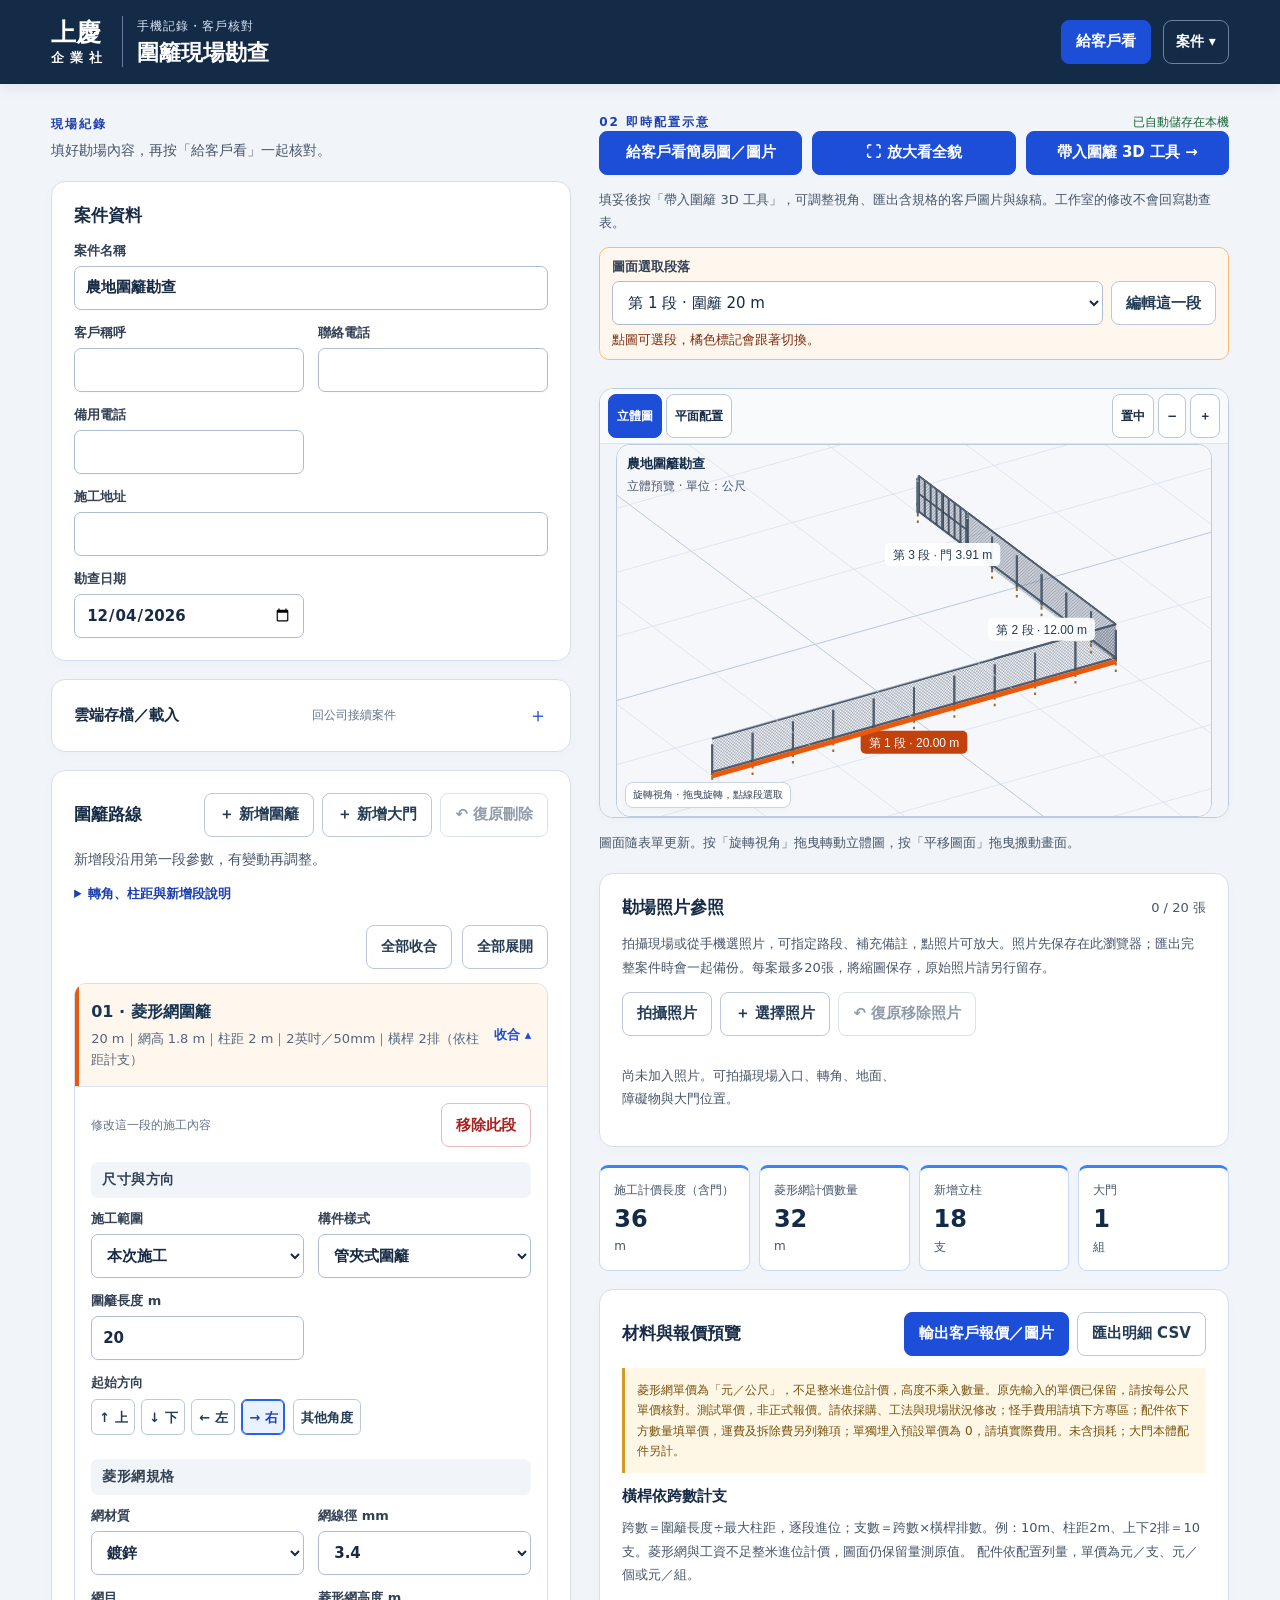
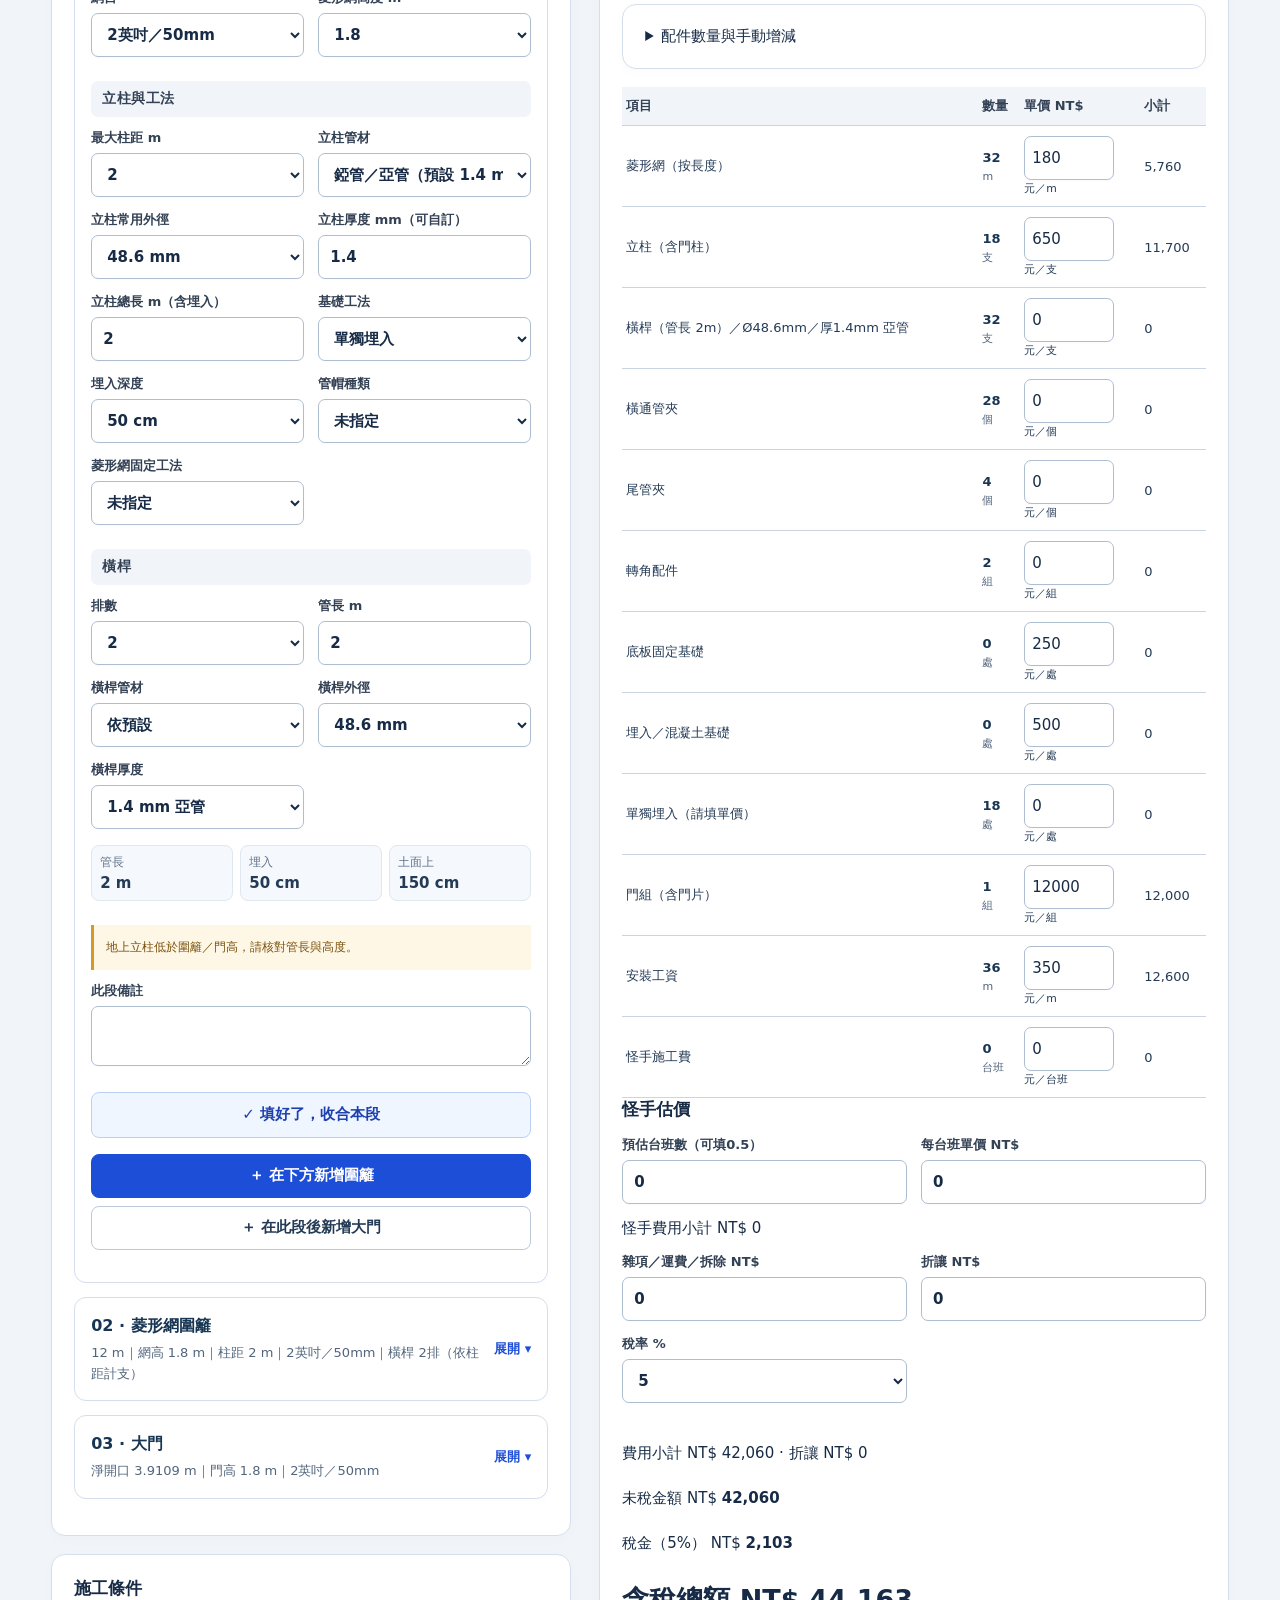
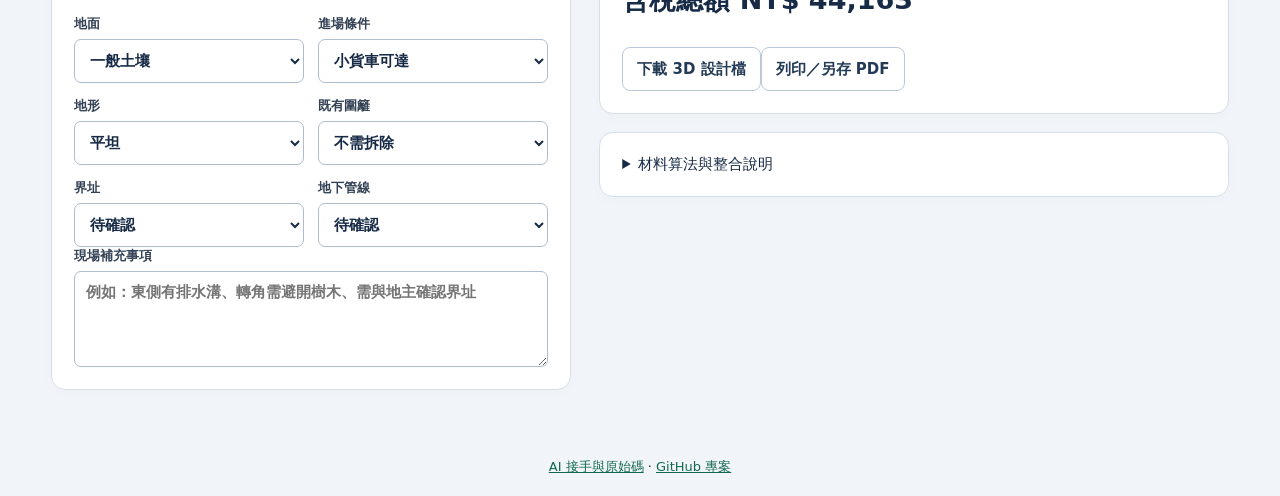
<file: index.html>
<!doctype html><html lang="zh-Hant"><meta charset="utf-8"><meta name="viewport" content="width=device-width,initial-scale=1"><title>上慶企業社｜現場勘查與報價</title><link rel="stylesheet" href="style.css?v=fitting-method-1"><link rel="stylesheet" href="scene-photos.css?v=quote-photos-1"><body>
<header class="surveyHeader"><div class="brandWrap"><div class="logo">上慶<span>企業社</span></div><div><small>手機記錄・客戶核對</small><h1>圍籬現場勘查</h1></div></div><button id="confirmation" class="primary">給客戶看</button><details id="projectMenu" class="projectMenu"><summary aria-label="案件操作">案件 ▾</summary><div><button id="newDesign">＋ 新設計</button><button id="restorePrevious" hidden>取回上一案</button><button id="discussion">師傅討論大圖 ↗</button><button id="export">匯出完整資料 ↓</button><button id="import">載入資料</button></div></details><input id="file" type="file" accept=".json" hidden></header>
<main><section class="form" id="surveyForm"><div class="intro"><span class="tag">現場紀錄</span><p>填好勘場內容，再按「給客戶看」一起核對。</p></div><div class="card" id="projectCard"><h3>案件資料</h3><div id="project" class="grid"></div></div><details class="card cloudCard" id="cloudCases"><summary><span>雲端存檔／載入</span><small>回公司接續案件</small></summary><p class="muted">登入後選擇「上慶圍籬勘查案件」資料夾，存放完整資料、3D參數與勘場照片。第一次儲存建立「姓名｜地點｜時間｜案件名」專屬資料夾；之後同一案直接更新最新參數、3D設計與照片，備份收在同案內。不同案件請用「另存新案」。只有按下儲存才上傳。</p><p>目前資料夾：<strong id="driveFolderName">尚未選擇資料夾</strong></p><div class="routeActions"><button id="driveConnect">登入／重新連線 Google</button><button id="driveFolder" disabled>選擇雲端資料夾</button><button id="driveSave" class="primary" disabled>儲存完整案件至雲端</button><button id="driveSaveAs" disabled>另存新案</button><button id="driveLoad" disabled>從雲端載入案件</button><button id="driveImport" disabled>選取雲端 JSON 載入</button><button id="driveDisconnect" disabled>中斷連線</button></div><p id="driveCaseStatus" class="muted"></p><p id="driveMessage" role="status" aria-live="polite"></p><a id="driveResult" target="_blank" rel="noopener" hidden></a><p class="muted">照片為網站保存的縮圖。登入授權僅暫存記憶體，重新開啟網站需再次連線；換手機請登入相同 Google 帳號並選相同資料夾。</p></details><div class="card" id="routeCard"><div class="between"><h3>圍籬路線</h3><div class="routeActions"><button id="add">＋ 新增圍籬</button><button id="addGate">＋ 新增大門</button><button id="undoDelete" disabled>↶ 復原刪除</button></div></div><p class="routeLead">新增段沿用第一段參數，有變動再調整。</p><details class="routeGuide"><summary>轉角、柱距與新增段說明</summary><p class="muted">新增圍籬自動帶入第一段圍籬的長度與施工規格，轉角預設直行 0°；有差異再逐段調整。修改第一段只影響之後新增的圍籬。<br>按施工順序連續延伸。長度為柱心距；方向 0° 向東、90° 向北。門為獨立一段；可按「新增大門」或把現有段的類型改成大門。每個彎折另加一段，可輸入任意轉角或點選常用角度（15°～150°左右轉及180°），也可輸入小數角度。單段可填至 5,000 公尺，單案總長至 20,000 公尺。<br>網目以選項名稱記錄；圖面暫以 50／75／100／50.8 mm 近似呈現，採購以名稱及實際規格確認。埋深依現場選擇；底板固定不需埋入（0 cm）。</p></details><div class="segmentFoldActions"><button type="button" id="collapseSegments">全部收合</button><button type="button" id="expandSegments">全部展開</button></div><div id="segments"></div></div><div class="card"><h3>施工條件</h3><div id="conditions" class="grid"></div><label>現場補充事項<textarea id="notes" rows="4" placeholder="例如：東側有排水溝、轉角需避開樹木、需與地主確認界址"></textarea></label><div id="segmentNotesSummary" class="derivedNotes" aria-live="polite" hidden></div></div></section>
<section class="preview" id="configuration"><div class="between"><span class="tag">02 即時配置示意</span><span id="status">已連動</span></div><p hidden id="applyStatus" class="muted"></p><div class="studioActions"><button id="customerPreview" class="primary">給客戶看簡易圖／圖片</button><button id="overview" class="primary">⛶ 放大看全貌</button><button id="apply" hidden>確認目前配置 ✓</button><button id="openStudio" class="primary">帶入圍籬 3D 工具 →</button></div><p class="muted">填妥後按「帶入圍籬 3D 工具」，可調整視角、匯出含規格的客戶圖片與線稿。工作室的修改不會回寫勘查表。</p><div class="surveySegmentPicker"><label for="surveySegment">圖面選取段落</label><div><select id="surveySegment"></select><button type="button" id="editSurveySegment">編輯這一段</button></div><small>點圖可選段，橘色標記會跟著切換。</small></div><div class="sceneCompare"><div class="scene"><div id="emptyScene">正在產生配置示意…</div><iframe id="studio" title="即時圍籬配置示意" ></iframe></div><section id="surveyScenePhotos" class="scenePhotoPanel" aria-label="3D圖旁的勘場照片" hidden></section></div><p class="muted">圖面隨表單更新。按「旋轉視角」拖曳轉動立體圖，按「平移圖面」拖曳搬動畫面。</p><section class="card" id="sitePhotos"><div class="between"><h3>勘場照片參照</h3><span id="photoCount" class="muted">0 / 20 張</span></div><p class="muted">拍攝現場或從手機選照片，可指定路段、補充備註，點照片可放大。照片先保存在此瀏覽器；匯出完整案件時會一起備份。每案最多20張，將縮圖保存，原始照片請另行留存。</p><div class="routeActions photoActions"><button id="takePhoto">拍攝照片</button><button id="addPhotos">＋ 選擇照片</button><button id="undoPhoto" disabled>↶ 復原移除照片</button></div><input id="photoFiles" type="file" accept="image/*" multiple hidden><input id="photoCamera" type="file" accept="image/*" capture="environment" hidden><p id="photoMessage" role="status"></p><div id="photoList" class="photoGrid"></div></section><div class="metrics" id="metrics"></div><div class="card"><div class="between"><h3 id="quotation">材料與報價預覽</h3><div class="routeActions"><button id="quotePreview" class="primary">輸出客戶報價／圖片</button><button id="csv">匯出明細 CSV</button></div></div><p class="warning">菱形網單價為「元／公尺」，不足整米進位計價，高度不乘入數量。原先輸入的單價已保留，請按每公尺單價核對。測試單價，非正式報價。請依採購、工法與現場狀況修改；怪手費用請填下方專區；配件依下方數量填單價，運費及拆除費另列雜項；單獨埋入預設單價為 0，請填實際費用。未含損耗；大門本體配件另計。</p><div id="railQuoteSettings" class="grid"></div><p id="railQuoteHint" class="muted"></p><details class="card"><summary>配件數量與手動增減</summary><p class="muted">可按圖面填正數或負數，單價填在下方報價表。環帽每柱 1 個，結合片每 6 米估 1 片。</p><div class="grid" id="surveyAccessoryAdjustments"></div></details><div class="tablewrap"><table><thead><tr><th>項目</th><th>數量</th><th>單價 NT$</th><th>小計</th></tr></thead><tbody id="bill"></tbody></table></div><section class="equipment"><h3>怪手估價</h3><div id="excavatorPricing" class="grid"></div><p id="excavatorSummary" role="status"></p></section><div id="pricing" class="grid"></div><div id="totals"></div><button id="design">下載 3D 設計檔</button><button id="print">列印／另存 PDF</button></div><details class="card"><summary>材料算法與整合說明</summary><p>每段分跨＝長度 ÷ 柱距向上取整。連續段共用端柱；門柱取代接點普通柱。菱形網按圍籬段長度（公尺）計算，不乘高度、不含門段；高度保留為規格，門本體以組計。各段橫桿依排數計米。基礎依實際立柱接點計數；不同基礎交界採前段工法，需現場覆核。橫桿依每支管長及排數計支數；上述配件自動估量，特殊接頭、斜撐、扣件與損耗另計。</p><p>已沿用既有配置工作室的繪圖與 sq-fence-design v1 格式；完整勘查 JSON 保留施工條件、單價與備註。此版逐段規格獨立，示意圖自動隨表單更新，示意圖會持續即時更新。單獨埋入與混凝土埋入分別計價；怪手按全案台班數 × 每台班單價計入報價。舊版工具匯入時可能將圍籬規格統一，請使用本測試版附帶的工作室。</p><a href="studio.html" target="_blank">開啟完整配置工作室 ↗</a></details></section></main><dialog id="confirmDialog" aria-labelledby="confirmTitle"><div class="confirmNav"><h2 id="confirmTitle">客戶資料輸出</h2><button type="button" id="confirmBackTop">← 返回勘查表</button></div><div class="confirmBody"><label class="audienceField">輸出版本<select id="confirmAudience"><option value="customer">客戶簡版（不含價格）</option><option value="quote">客戶報價版（未稅／稅金／含稅）</option><option value="internal">公司完整版（含報價）</option></select></label><div data-fitting-picker></div><p id="confirmStatus" role="status" aria-live="polite"></p><iframe id="confirmFrame" title="待確認草稿預覽" scrolling="no"></iframe><div id="confirmImagesList" hidden></div><details class="outputOptions"><summary>PDF、下載與其他輸出</summary><div class="routeActions"><button id="confirmSharePdf">開啟PDF／傳LINE</button><button id="confirmPdf">下載／開啟PDF</button><button id="confirmImages">展開圖片／儲存圖片</button><button id="confirmPrint">列印</button><button id="confirmRefresh">重新彙整</button><button id="confirmDownload">下載HTML備份</button><button id="confirmClose">返回勘查表</button></div><p class="muted">內容直接帶入表單，不必重填。客戶簡版不含價格；報價版列出未稅、稅金及含稅總額。所有輸出均不含勘場照片；注意事項會一起輸出，分享前請核對。開啟 PDF 後，請用 iPhone 下方的分享圖示選 LINE；也可先存到「檔案」。</p></details></div><div id="confirmBackBar"><p class="shareHelp">直接分享圖片給客戶；PDF 請打開其他輸出選項。</p><button type="button" id="confirmBackBottom">← 返回修改</button><button id="confirmShareImages" class="primary">分享圖片／LINE</button></div></dialog><dialog id="driveDialog" aria-labelledby="driveDialogTitle"><h2 id="driveDialogTitle">選擇雲端案件</h2><label>搜尋姓名／地點／日期<input id="driveSearch" type="search" placeholder="例如：王先生、內埔、2026-10-24"></label><p id="driveSearchCount" role="status"></p><label>雲端案件（姓名｜地點｜建立時間）<select id="driveCases" size="7"></select></label><p class="muted">載入後，目前案件會先保存為本機上一案；仍請定期匯出備份。</p><div class="routeActions"><button id="driveMore" hidden>載入更多版本</button><button id="driveClose">取消</button><button id="drivePrevious" disabled>載入上一版備份</button><button id="driveRestore" class="primary">備份並載入最新資料</button></div></dialog><dialog id="designDialog" aria-labelledby="designDialogTitle"><h2 id="designDialogTitle">切換設計</h2><p id="designDialogMessage"></p><div class="routeActions"><button id="designCancel">取消</button><button id="designConfirm" class="primary">備份並建立新設計</button></div></dialog><dialog id="photoDialog" aria-labelledby="photoDialogTitle"><div class="between"><h2 id="photoDialogTitle">勘場照片</h2><button id="closePhoto">關閉照片</button></div><img id="photoLarge" alt="勘場照片"><p id="photoLargeNote"></p></dialog><div id="notice" role="status" aria-live="polite"></div><nav class="mobileNav" aria-label="手機快速切換"><a href="#surveyForm">勘查</a><a href="#routeCard">圍籬</a><a href="#configuration">圖面</a><a href="#sitePhotos">照片</a><a href="#quotation">報價</a><button id="mobileCustomerPreview" type="button" aria-label="給客戶看簡易圖／圖片">給客戶看</button></nav><footer><a href="ai.html">AI 接手與原始碼</a> · <a href="https://github.com/sq087786789-lgtm/shangching-fence-survey">GitHub 專案</a></footer><script src="fence-materials.js?v=gate-hinge-1"></script><script src="studio-bridge.js"></script><script src="photos.js?v=quote-photos-1"></script><script src="scene-photos.js?v=quote-photos-1"></script><script src="drive-config.js?v=drive-1"></script><script src="drive.js?v=case-cards-1"></script><script src="reference-drawing.js?v=gate-hinge-1"></script><script src="fitting-library.js?v=fitting-method-1"></script><script src="output-compression.js?v=compressed-output-1"></script><script src="confirmation.js?v=gate-hinge-1"></script><script src="app.js?v=gate-hinge-1"></script></body></html>
</file>
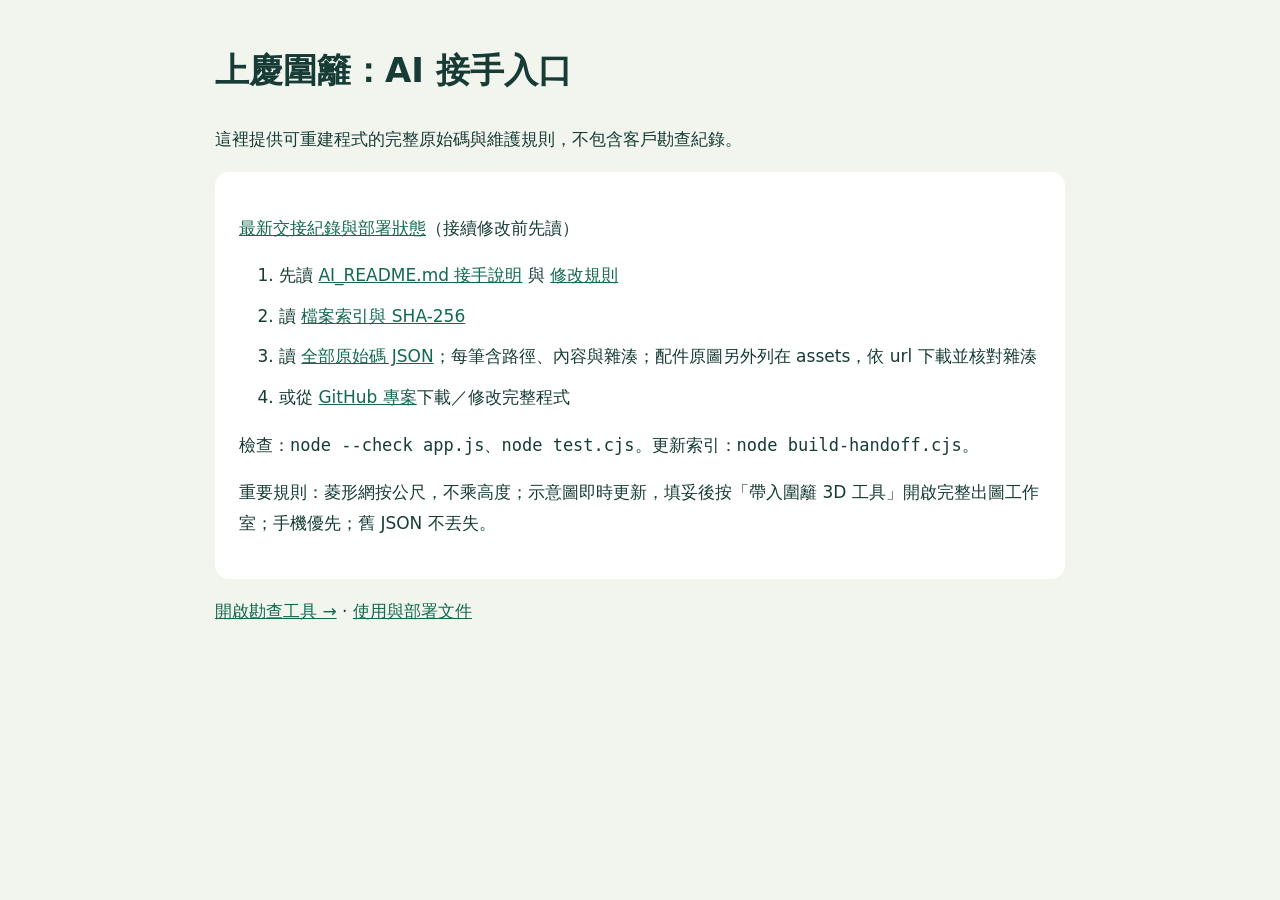
<file: ai.html>
<!doctype html><html lang="zh-Hant"><meta charset="utf-8"><meta name="viewport" content="width=device-width,initial-scale=1"><title>上慶圍籬｜AI 接手入口</title><style>body{max-width:850px;margin:40px auto;padding:0 22px;font:17px/1.8 system-ui;background:#f2f4ee;color:#173c35}a{color:#12694f}li{margin:10px 0}code{overflow-wrap:anywhere}section{background:white;padding:24px;border-radius:14px}</style><h1>上慶圍籬：AI 接手入口</h1><p>這裡提供可重建程式的完整原始碼與維護規則，不包含客戶勘查紀錄。</p><section><p><a href="HANDOFF.md">最新交接紀錄與部署狀態</a>（接續修改前先讀）</p><ol><li>先讀 <a href="AI_README.md">AI_README.md 接手說明</a> 與 <a href="AGENTS.md">修改規則</a></li><li>讀 <a href="ai-manifest.json">檔案索引與 SHA-256</a></li><li>讀 <a href="ai-source.json">全部原始碼 JSON</a>；每筆含路徑、內容與雜湊；配件原圖另外列在 assets，依 url 下載並核對雜湊</li><li>或從 <a href="https://github.com/sq087786789-lgtm/shangching-fence-survey">GitHub 專案</a>下載／修改完整程式</li></ol><p>檢查：<code>node --check app.js</code>、<code>node test.cjs</code>。更新索引：<code>node build-handoff.cjs</code>。</p><p>重要規則：菱形網按公尺，不乘高度；示意圖即時更新，填妥後按「帶入圍籬 3D 工具」開啟完整出圖工作室；手機優先；舊 JSON 不丟失。</p></section><p><a href="index.html">開啟勘查工具 →</a> · <a href="README.md">使用與部署文件</a></p></html>
</file>
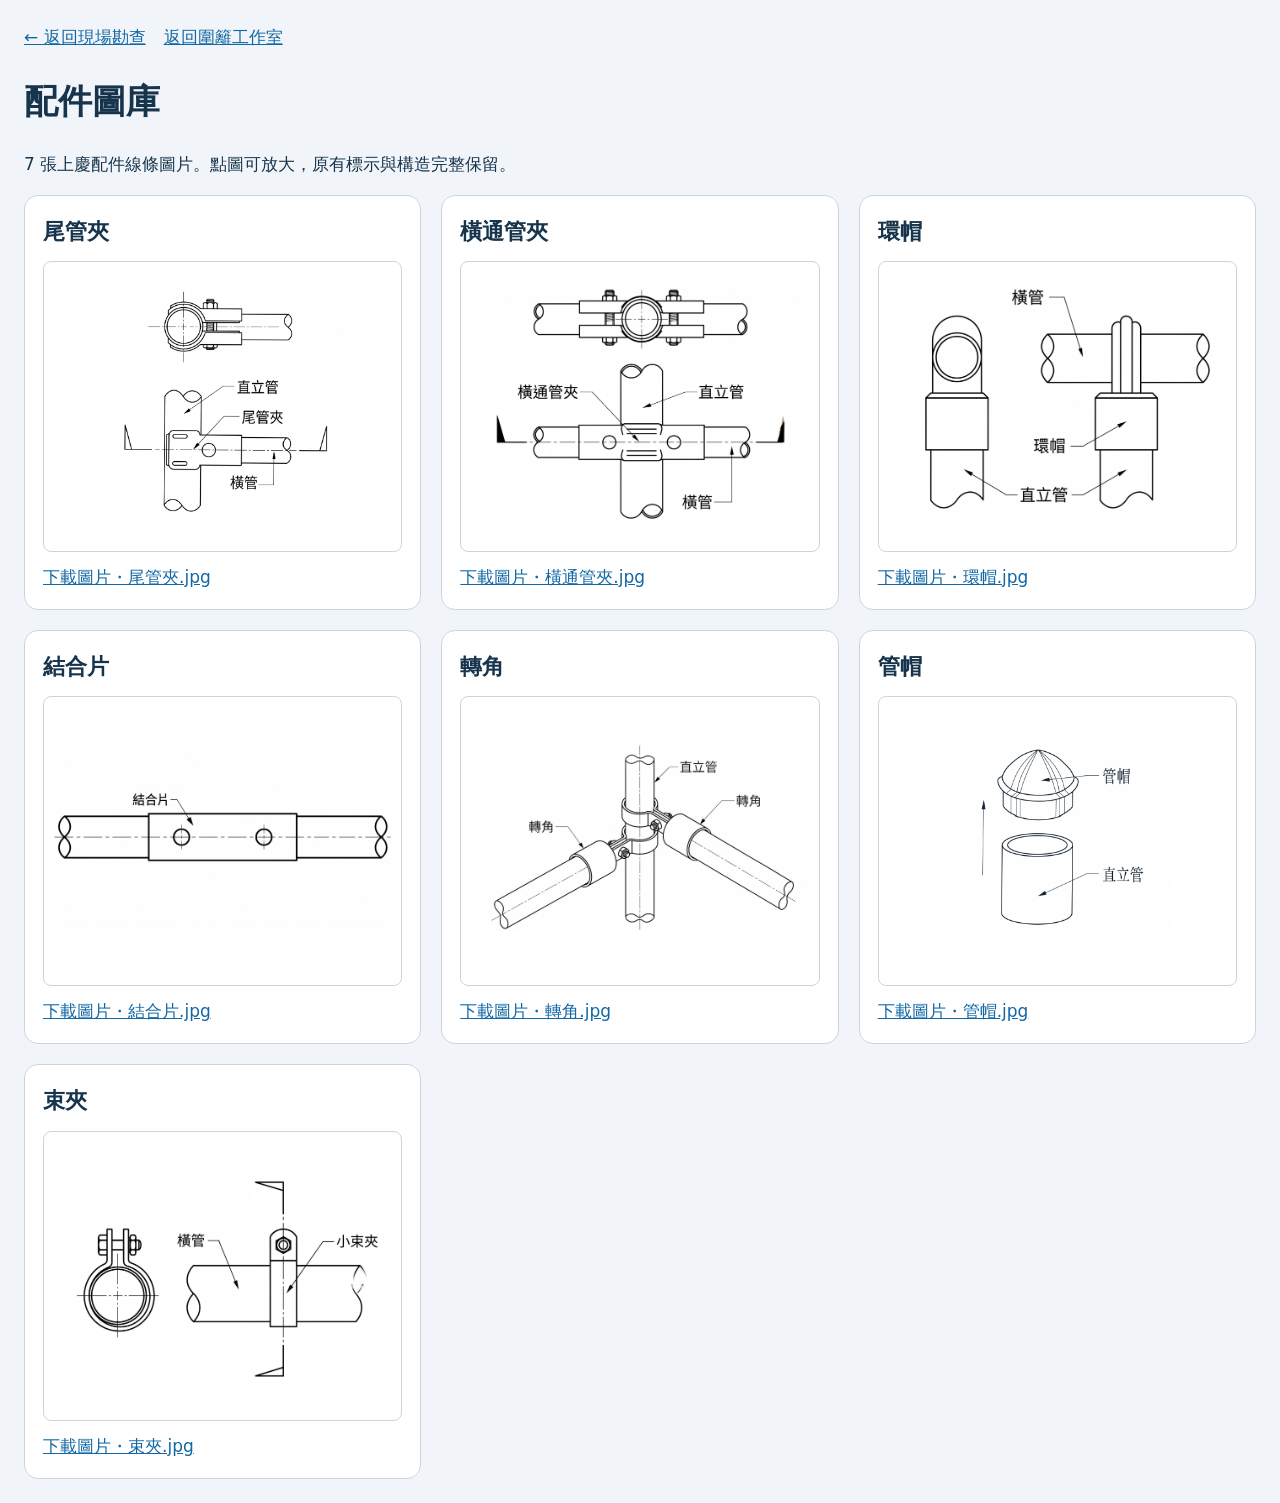
<file: fittings.html>
<!doctype html><html lang="zh-Hant"><meta charset="utf-8"><meta name="viewport" content="width=device-width,initial-scale=1"><title>上慶｜配件圖庫</title><style>body{margin:0;background:#f1f5f9;color:#17344d;font:17px/1.6 system-ui,"Microsoft JhengHei"}main{max-width:1280px;margin:auto;padding:24px}nav{display:flex;gap:18px;flex-wrap:wrap}a{color:#1268a5}#fittingGallery{display:grid;grid-template-columns:repeat(auto-fit,minmax(min(100%,310px),1fr));gap:20px}article{background:#fff;padding:18px;border:1px solid #cbd5e1;border-radius:14px}h2{margin:0 0 12px;font-size:22px}button{cursor:pointer;background:#fff;border:1px solid #cbd5e1;border-radius:8px;padding:10px;font:inherit}.preview{display:block;width:100%;margin-bottom:12px}dialog::backdrop{background:#102a43aa}dialog button{position:sticky;top:0}</style><main><nav><a href="index.html">← 返回現場勘查</a><a href="studio.html">返回圍籬工作室</a></nav><h1>配件圖庫</h1><p>7 張上慶配件線條圖片。點圖可放大，原有標示與構造完整保留。</p><section id="fittingGallery"></section></main><script src="fitting-library.js?v=fitting-method-1"></script></html>
</file>
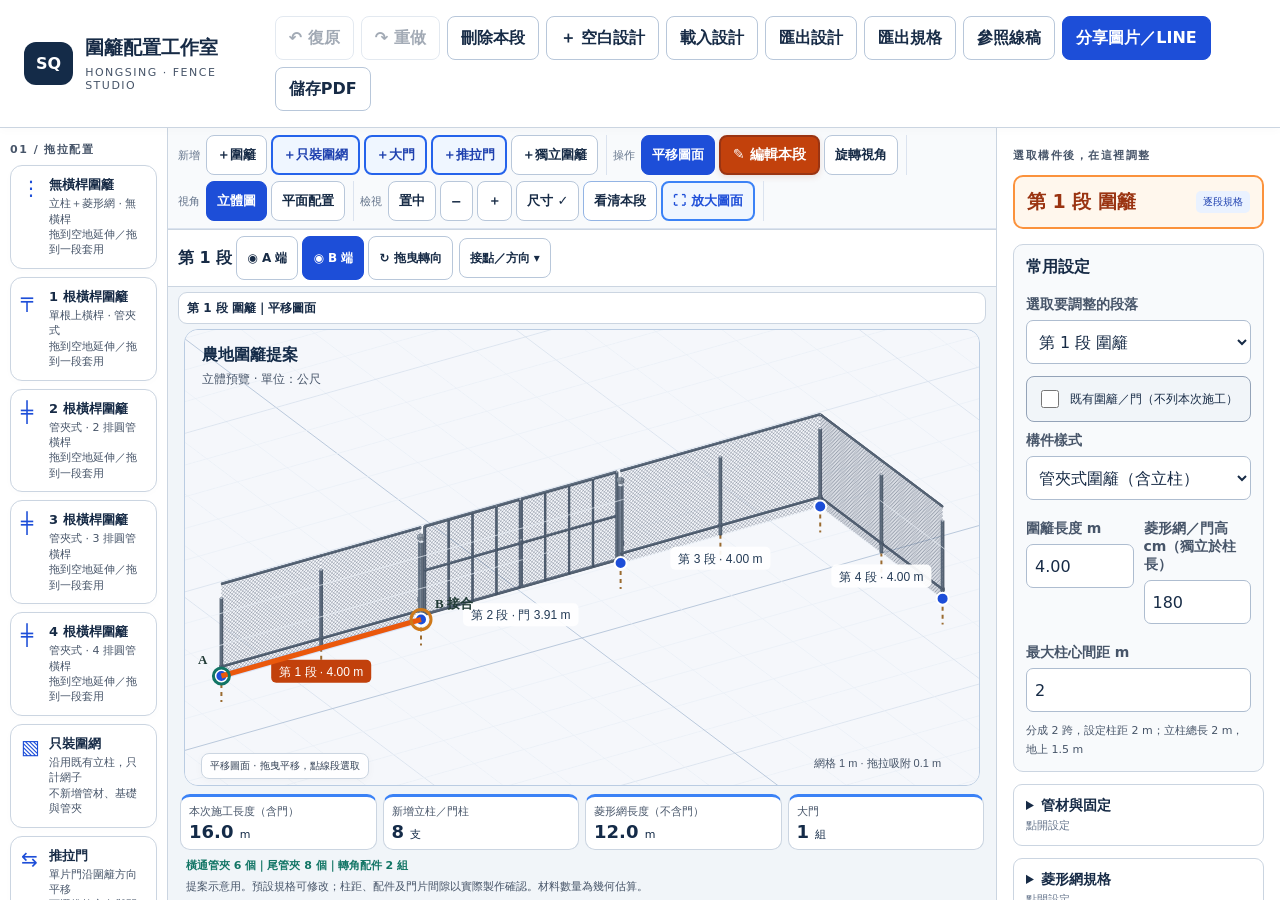
<file: studio.html>
<!DOCTYPE html>
<html lang="zh-Hant"><head><meta charset="utf-8"><meta name="viewport" content="width=device-width,initial-scale=1"><title>上慶｜圍籬配置工作室</title><style>
:root{--ink:#213b36;--teal:#127565;--line:#dce5df;--paper:#f4f6f1}*{box-sizing:border-box}[hidden]{display:none!important}body{margin:0;font-family:"Microsoft JhengHei",system-ui,sans-serif;color:var(--ink);background:var(--paper)}button,input,select{font:inherit}button{cursor:pointer;border:1px solid var(--line);background:white;color:var(--ink);border-radius:8px;padding:9px 13px}button:hover{border-color:var(--teal);background:#edf7f1}button.active,.primary{background:var(--teal);color:white;border-color:var(--teal)}button:disabled{opacity:.4;cursor:default}header{min-height:76px;padding:16px 24px;background:#fff;border-bottom:1px solid var(--line);display:flex;align-items:center;justify-content:space-between;gap:16px}.brand{display:flex;align-items:center;gap:12px}.mark{background:var(--teal);color:white;font-weight:800;padding:12px;border-radius:12px}.brand h1{font-size:19px;margin:0}.sub{font-size:11px;color:#698078;letter-spacing:1.5px;margin-top:5px}.actions{display:flex;gap:7px;flex-wrap:wrap}.layout{display:grid;grid-template-columns:218px minmax(300px,1fr) 284px;height:calc(100dvh - 76px)}aside{background:#fff;padding:20px 16px;overflow:auto}aside.left{border-right:1px solid var(--line)}aside.right{border-left:1px solid var(--line)}.eyebrow{font-size:11px;font-weight:bold;letter-spacing:1.5px;color:#6c847a;margin-bottom:12px}.palette{border:1px solid var(--line);border-radius:12px;margin-bottom:10px;padding:13px;cursor:grab;background:linear-gradient(130deg,#fff,#f5f8f2)}.palette:active{cursor:grabbing}.palette{touch-action:none}.dragGhost{position:fixed;z-index:99;pointer-events:none;background:#127565;color:white;padding:10px 15px;border-radius:9px;font-size:13px;box-shadow:0 6px 20px #1234}.palette .icon{font-size:25px;color:var(--teal);margin-bottom:6px}.palette strong{display:block;font-size:14px}.palette small{display:block;color:#789086;font-size:11px;line-height:1.6;margin-top:5px}.tip{font-size:12px;line-height:1.8;color:#668077;padding:12px;background:#eff6f0;border-radius:9px;margin-top:18px}.main{position:relative;display:flex;flex-direction:column;overflow:hidden}.toolbar{padding:14px 18px;display:flex;justify-content:space-between;gap:8px;align-items:center;flex-wrap:wrap}.toolbar .group{display:flex;gap:5px}.viewport{position:relative;flex:1;min-height:300px;margin:0 16px;background:#eef2eb;border:1px solid var(--line);border-radius:14px;overflow:hidden}canvas{width:100%;height:100%;display:block;touch-action:none;outline:none}.scene-label{position:absolute;top:15px;left:17px;font-size:12px;color:#668077;pointer-events:none}.scene-label b{display:block;color:var(--ink);font-size:16px;margin-bottom:5px}.legend{position:absolute;bottom:14px;left:16px;font-size:11px;background:#ffffffe8;border:1px solid var(--line);padding:9px 12px;border-radius:8px;pointer-events:none}.stats{padding:16px;display:grid;grid-template-columns:repeat(4,1fr);gap:8px}.stat{padding:12px;background:white;border:1px solid var(--line);border-radius:10px}.stat span{display:block;font-size:11px;color:#76877e}.stat b{font-size:21px;display:block;margin-top:4px}.stat small{font-size:11px;font-weight:normal}.note{font-size:11px;color:#798b82;padding:0 18px 14px}.heading{display:flex;justify-content:space-between;align-items:center;margin:0 0 15px}.heading h2{font-size:17px;margin:0}.badge{font-size:10px;background:#e3f2e8;color:var(--teal);padding:4px 7px;border-radius:5px}.section{border-top:1px solid var(--line);padding-top:14px;margin-top:16px}.section h3{font-size:12px;margin:0 0 12px}.field{font-size:12px;margin:10px 0;display:block}.field>span{display:block;color:#6b8176;margin-bottom:6px}input,select{width:100%;border:1px solid var(--line);border-radius:7px;padding:8px;background:#fafcf9;color:var(--ink)}input:focus,select:focus{outline:2px solid #afd7bd}.row{display:grid;grid-template-columns:1fr 1fr;gap:10px}input[type=range]{padding:0;accent-color:var(--teal)}.check{display:flex;align-items:center;gap:8px;font-size:12px;margin-top:12px}.check input{width:auto}.smallbtn{font-size:11px;padding:7px 9px}.wide{width:100%;margin-top:8px}.coords{font-size:11px;color:#819189;line-height:1.7}#toast{position:fixed;bottom:25px;left:50%;transform:translateX(-50%);background:#213b36;color:white;z-index:5;border-radius:10px;padding:12px 20px;display:none;max-width:90%;font-size:13px}.file{display:none}@media(max-width:1100px){.layout{grid-template-columns:175px minmax(300px,1fr) 250px}.toolbar{padding:10px}.stats{gap:5px}.stat{padding:9px}.stat b{font-size:18px}}@media(max-width:850px){header{padding:12px}.brand h1{font-size:16px}.actions button{padding:7px;font-size:12px}.layout{height:auto;grid-template-columns:1fr}.left{display:flex;gap:8px;padding:12px;overflow:auto}.left .eyebrow,.left .tip,.left>.section{display:none}.palette{min-width:125px;margin:0;padding:10px}.palette small{display:none}.palette .icon{display:none}.main{height:600px}.right{display:block;border-top:1px solid var(--line)}.right .row{max-width:none}.viewport{margin:0 10px}.stats{padding:10px}.stat b{font-size:17px}.legend{font-size:10px}.toolbar button{padding:7px;font-size:11px}header{flex-wrap:wrap}.section{margin-top:12px}}
.accessoryTable{width:100%;border-collapse:collapse;font-size:11px;margin:12px 0}.accessoryTable th,.accessoryTable td{padding:7px 2px;border-bottom:1px solid var(--line);text-align:left}.accessoryTable input{width:59px;padding:6px 3px;font-size:11px}.outputCheck{display:flex;align-items:center;gap:7px;margin:9px 0;font-size:12px;cursor:pointer}.outputCheck input{width:16px;height:16px;accent-color:#197868}.outputList{display:grid;grid-template-columns:1fr;max-height:320px;overflow:auto;padding:0 6px}#outputPanel summary{cursor:pointer;font-weight:600;margin:12px 0}dialog{border:1px solid #dce5df;border-radius:12px;padding:20px;max-width:1150px;width:95vw;max-height:92vh;overflow:auto}dialog::backdrop{background:#1237}.cadControls{display:flex;align-items:center;gap:14px;flex-wrap:wrap}.cadControls select{width:170px}#cadPreview{margin-top:18px;border:1px solid #ddd;background:white;max-height:65vh;overflow:auto}#cadPreview svg{display:block;width:100%;height:auto}#cadError{color:#a43126}
.surveyBridge{margin:12px 16px;padding:14px;border:1px solid #afd7bd;border-radius:10px;background:#eff6f0;font-size:14px}.surveyBridge p{margin:8px 0;line-height:1.6}.surveyBridge small{display:block;margin-top:8px;line-height:1.7;color:#668077}.surveyBridge a{color:#127565}.surveyBridge button{margin:4px 0}button{min-height:44px}@media(max-width:850px){.actions{width:100%}.actions button{flex:1 0 auto}.surveyBridge{margin:10px}.stats{grid-template-columns:repeat(2,minmax(0,1fr))}}
#cadDialog{padding:0;height:94dvh;max-height:94dvh;overflow:hidden}#cadDialog[open]{display:flex;flex-direction:column}#cadDialog>.cadControls{flex:none;padding:10px 16px;gap:8px;border-bottom:1px solid #dce5df;background:white}#cadDialog>.cadControls.cadOptions{max-height:30vh;overflow:auto}#cadDialog>.coords{flex:none;max-height:12vh;overflow:auto;padding:8px 16px}#cadError{margin:0;padding:0 16px}#cadPreview{flex:1;min-height:0;max-height:none;margin:0;overflow:auto;padding:12px;touch-action:pan-x pan-y;background:#e5eae4}#cadPreview svg{max-width:none;background:white}#cadZoomValue{font-size:15px;min-width:48px;text-align:center}#cadDialog .field{margin:0}#cadDialog .cadControls select{width:175px}

/* High contrast workspace, with a neutral floor and blue controls. */
:root{--ink:#172b46;--teal:#1d4ed8;--line:#cbd5e1;--paper:#f1f5f9}body{height:100dvh;display:flex;flex-direction:column;overflow:hidden}header{flex:none;box-shadow:0 2px 10px #0f172a06;z-index:1}.mark{background:#142b48}.sub,.eyebrow,.palette small,.stat span,.note,.coords,.field>span,.scene-label,.surveyBridge small{color:#475569}.palette{background:#fff;border-color:#cbd5e1;box-shadow:0 2px 8px #0f172a04}.palette:hover{background:#eff6ff;border-color:#7ca4dd}.tip,.surveyBridge{background:#eff6ff;color:#243b56;border-color:#bfdbfe}.surveyBridge{flex:none;margin:10px 16px;padding:10px 12px}.surveyBridge p{margin:6px 0}.bridgeDetails summary{cursor:pointer;color:#1d4ed8;font-size:12px;font-weight:600;padding:4px 0}.surveyBridge a{color:#1d4ed8}.layout{height:auto;flex:1;min-height:0}.main{min-height:0}.viewport{background:#f5f7fb;border-color:#bacce2;min-height:180px;box-shadow:inset 0 1px 4px #0f172a06}.scene-label b{color:#142b48}.legend{color:#334155;background:#ffffffed;box-shadow:0 2px 8px #0f172a08;padding:5px 8px;bottom:6px;font-size:10px}.toolbar .group{flex-wrap:wrap}button{border-color:#b8c7da;font-weight:600}button:hover{background:#eff6ff}button.active,.primary{background:#1d4ed8;border-color:#1d4ed8;color:#fff}button:focus-visible,a:focus-visible{outline:3px solid #60a5fa;outline-offset:2px}input,select{background:#fff;border-color:#aebdd0;color:#172b46}input:focus,select:focus{outline:2px solid #2563eb;outline-offset:1px}.field{font-size:13px}.field>span{font-weight:600}.coords{font-size:12px}.stat{border-top:3px solid #3b82f6}.stat b{color:#142b48}.badge{background:#eaf2ff;color:#1e40af}.outputCheck input{accent-color:#1d4ed8}#toast{background:#142b48}.dragGhost{background:#1d4ed8}#cadPreview{background:#e8eef6}dialog{color:#172b46}dialog::backdrop{background:#0f172a80}
@media(max-width:850px){body{height:auto;overflow:auto;min-height:100dvh}.layout{flex:none;display:grid;height:auto}.main{height:72dvh;min-height:480px}.viewport{min-height:220px}.toolbar button{font-size:12px}.field{font-size:14px}input,select{font-size:16px}.surveyBridge{margin:10px}.left{flex:none}.stats{grid-template-columns:repeat(2,minmax(0,1fr))}}
.toolbar .group{flex-wrap:wrap;align-items:center}.endpoint-tools{background:#fff;border-block:1px solid var(--line)}.endpoint-tools small{font-size:12px}.toolbar label{font-size:12px;display:flex;align-items:center;gap:5px}.toolbar input{width:auto}.endpoint-help{font-size:12px;color:#45675c;padding:0 18px 8px;min-height:26px}.direction-pad{display:grid;grid-template-columns:repeat(3,42px);gap:3px}.direction-pad button{padding:6px}.endpoint-tools button{padding:7px 10px;font-size:12px}
</style><style>@media(max-width:850px){.main{height:auto;min-height:680px}.viewport{height:52dvh;flex:none;min-height:300px}.endpoint-tools{gap:8px}.direction-pad{grid-template-columns:repeat(3,44px)}.endpoint-help{line-height:1.6}.endpoint-tools button{min-height:36px}}</style><style>
.createGate{background:#eff6ff;border:2px solid #2563eb;color:#1e40af;font-weight:800}.editEntry,.editEntry:hover,.editEntry.active{background:#c2410c;border:2px solid #9a3412;color:white;font-size:15px;padding:10px 18px;box-shadow:0 2px 6px #9a341225}.editEntry.active{outline:3px solid #fed7aa;outline-offset:2px}.editingStatus{flex:none;margin:0 16px 8px;padding:10px 12px;border:1px solid #cbd5e1;border-radius:9px;background:white;font-size:13px;font-weight:600}.editing-mode .editingStatus{background:#fff7ed;color:#9a3412;border:2px solid #fb923c}.editing-mode .viewport{border:2px solid #fb923c}.selectedHeading{background:#fff7ed;border:2px solid #fb923c;padding:12px;border-radius:10px;position:sticky;top:0;z-index:1}.selectedHeading h2{font-size:19px;color:#9a3412}.basicSettings{padding:12px;background:#f8fafc;border:1px solid #cbd5e1;border-radius:10px}.basicSettings h3{margin:0 0 8px;font-size:16px}.basicSettings .field>span{font-size:14px;font-weight:700}.basicSettings input,.basicSettings select{font-size:16px;min-height:44px}.settingsFold{margin-top:12px;border:1px solid #cbd5e1;border-radius:9px;background:#fff}.settingsFold>summary{padding:12px;font-size:14px;font-weight:700;cursor:pointer}.settingsFold>summary small{display:block;margin-top:3px;color:#64748b;font-size:11px;font-weight:400}.settingsFold[open]>summary small{display:none}.foldBody{padding:0 12px 12px}.foldBody>.section:first-child{border:0;margin:0;padding:0}.editorAttention{box-shadow:inset 0 0 0 4px #f97316}.endpointMore{position:relative}.endpointMore>summary,.shortcutHelp>summary{cursor:pointer;font-size:12px;font-weight:700;padding:8px}.endpointMore[open]{flex-basis:100%}.endpointMenu{display:flex;flex-wrap:wrap;gap:12px;padding:8px;border-top:1px solid #cbd5e1}.shortcutHelp{padding:0 16px;font-size:12px;flex:none}.shortcutHelp>div{padding:0 8px 8px}.endpoint-help{font-size:11px;min-height:0;padding-bottom:4px}.endpoint-tools{padding-top:8px;padding-bottom:8px}.basicSettings #segmentinfo{font-size:11px}.main{overflow-y:auto}.main>.toolbar,.main>.stats,.main>.note{flex:none}.basicHeading{display:flex;align-items:center;justify-content:space-between;gap:8px}.backToScene{display:none}.settingsFold summary:focus-visible{outline:3px solid #60a5fa}.viewport{flex:1 0 260px;min-height:200px}@media(max-width:850px){.backToScene{display:block;font-size:12px;padding:7px}.right{scroll-margin-top:10px;padding:14px}.basicSettings .row{gap:8px}.main{min-height:0;height:auto}.viewport{flex:none;height:52dvh;min-height:300px}.toolbar .group{max-width:100%}.editEntry{min-height:44px}.editingStatus{margin:0 10px 8px}.selectedHeading{position:static}.endpointMenu{flex-direction:column}.endpointMenu .group{justify-content:flex-start}.toolbar .createGate{font-size:13px}.shortcutHelp{padding:0 10px}.endpoint-help{padding:0 10px 4px}.direction-pad{grid-template-columns:repeat(3,44px)}}
</style><style>.slideActions{display:flex;gap:8px;margin:8px 0}.slideActions button{flex:1;min-height:44px;border-color:#ea580c;color:#9a3412;background:#fff7ed}#slideOpen{height:44px;accent-color:#c2410c}#slideField>label{display:flex;justify-content:space-between;font-weight:700}#slideField .coords{margin-top:6px}</style><style>.existingCheck input{min-height:0;width:18px;height:18px;flex:none}.existingCheck{min-height:44px;padding:10px;background:#f1f5f9;border:1px solid #94a3b8;border-radius:8px}.basicSettings textarea{width:100%;font:inherit;font-size:16px;padding:9px;border:1px solid #94a3b8;border-radius:7px;resize:vertical}#existingNoteField small{display:block;margin-top:6px;color:#475569}</style><style>#fencePostFields input[type=number],#gatePostFields input[type=number]{margin-top:6px}#constructionSettings>.foldBody>.field:first-child>span{font-weight:800;color:#172b46}</style><style>
.focusOnly{display:none}body.canvas-expanded .focusOnly{display:inline-block}.canvasExpand{background:#eff6ff;color:#1d4ed8;border:2px solid #3b82f6;font-weight:800}#zoomSelected{border-color:#93b4e4}
@media(min-width:1101px){.layout{grid-template-columns:168px minmax(0,1fr) 284px}}
@media(min-width:851px) and (max-width:1100px){.layout{grid-template-columns:150px minmax(0,1fr) 250px}}
@media(min-width:851px){.toolbar{padding:8px 12px}.stats{padding:8px 12px;gap:6px}.stat{padding:7px 8px}.stat b{font-size:18px;margin-top:2px}.main>.note{padding-bottom:6px}}
@media(max-width:850px){body:not(.embed) .viewport{height:70dvh;min-height:380px}}
body.canvas-expanded{overflow:hidden;height:100dvh}body.canvas-expanded #surveyBridge,body.canvas-expanded header,body.canvas-expanded .left,body.canvas-expanded .right{display:none}
body.canvas-expanded .main{position:fixed;inset:0;z-index:100;width:100%;height:100dvh;min-height:0;background:#f1f5f9;overflow:hidden}
body.canvas-expanded .main>.stats,body.canvas-expanded .main>.note,body.canvas-expanded .shortcutHelp,body.canvas-expanded .endpoint-help,body.canvas-expanded .editingStatus{display:none}
body.canvas-expanded #extend,body.canvas-expanded #addMeshTop,body.canvas-expanded #addGateTop,body.canvas-expanded #addSlidingTop,body.canvas-expanded #independent{display:none}
body.canvas-expanded #toast{z-index:120}body.canvas-expanded .viewport{flex:1;height:auto;min-height:0;margin:0 10px 10px}body.canvas-expanded .toolbar{padding:7px 10px}body.canvas-expanded .canvasExpand{background:#1d4ed8;color:#fff}
@media(max-height:600px){body.canvas-expanded .toolbar button{min-height:40px;font-size:12px;padding:6px 8px}}
</style><style>
.surveyBridge{display:flex;flex-wrap:wrap;align-items:center;gap:6px 12px;margin:6px 12px;padding:6px 10px}.surveyBridge>a{font-size:13px;font-weight:700;white-space:nowrap}.surveyBridge>p{flex:1 1 260px;min-width:0;margin:0;font-size:12px;line-height:1.5}.bridgeDetails{margin-left:auto}.bridgeDetails>summary{padding:5px 0;white-space:nowrap}.bridgeDetails[open]{flex-basis:100%;margin-left:0}.bridgeDetails small{margin-top:5px}
.workspaceTools{justify-content:flex-start;align-items:center;gap:6px;padding:7px 10px;background:#f8fafc;border-bottom:1px solid #dbe3ef}.workspaceTools .group{gap:4px;flex-wrap:wrap;align-items:center;max-width:100%;padding-right:8px;border-right:1px solid #dbe3ef}.workspaceTools .group:last-child{border-right:0}.toolLabel{font-size:11px;color:#64748b;white-space:nowrap;margin-right:2px}.workspaceTools button{font-size:13px;min-height:40px;padding:7px 10px;white-space:nowrap}.workspaceTools #editMode{font-size:14px;padding:7px 12px}.toolHistory{display:none!important}
.endpoint-tools{justify-content:flex-start;align-items:center;gap:6px;padding:6px 10px}.endpoint-tools>.group{gap:4px}.endpointMore{font-size:12px;min-height:40px;padding:7px 10px}.endpointMenu{flex:1 0 100%;display:flex;flex-wrap:wrap;gap:8px;align-items:center;padding:8px 0 0;border-top:1px solid #dbe3ef}.endpointMenu>.group{gap:4px;align-items:center;margin:0;padding-right:8px;border-right:1px solid #e2e8f0}.endpointMenu>.group:last-of-type{border:0}.endpointMenu .direction-pad{display:flex;gap:3px}.direction-pad>span{display:none}.endpointMenu .direction-pad button{width:40px;min-height:40px;padding:6px}.endpointMenu small{white-space:nowrap;font-size:11px}
.endpointMenu .shortcutHelp{flex-basis:100%;padding:0;margin:0}.endpointMenu .shortcutHelp>summary{font-size:11px;padding:4px 0;cursor:pointer}.endpointMenu .endpoint-help{padding:2px 0 4px;min-height:0;font-size:12px}.workspaceStatus{flex:none;padding:5px 10px}.workspaceStatus .editingStatus{margin:0;padding:6px 8px;font-size:12px;border-width:1px;line-height:1.5}
@media(min-width:851px){.left{padding:14px 10px}.left .eyebrow{margin-bottom:8px}.left .palette{display:grid;grid-template-columns:22px minmax(0,1fr);gap:2px 6px;padding:10px;margin-bottom:8px}.palette .icon{grid-row:1/3;margin:0;font-size:20px}.palette strong{font-size:13px;line-height:1.4}.palette small{grid-column:2;margin:0;font-size:11px;line-height:1.4}}
@media(max-width:850px){.workspaceTools{gap:6px}.workspaceTools button,.endpoint-tools button{min-height:44px}.workspaceTools .group{padding-right:5px}.workspaceTools .toolCreate{width:100%;border-right:0}.workspaceTools .toolZoom{border-right:0}.endpointMenu{flex-direction:row}.endpointMenu>.group{justify-content:flex-start;flex-wrap:wrap}.endpointMenu .direction-pad button{min-height:44px;width:44px}.surveyBridge{margin:6px 10px}.surveyBridge>p{flex-basis:200px}.bridgeDetails[open]>summary{white-space:normal}.workspaceStatus{padding:4px 10px}}
body.canvas-expanded .workspaceStatus,body.canvas-expanded .toolCreate{display:none}body.canvas-expanded .toolHistory{display:flex!important}body.canvas-expanded .workspaceTools{gap:6px;padding:6px 10px}
</style><link rel="stylesheet" href="scene-photos.css?v=quote-photos-1"><link rel="stylesheet" href="mobile-view.css?v=gate-top-fill-1"><link rel="stylesheet" href="studio-output.css?v=spec-clear-1"></head><body>
<header><div class="brand"><div class="mark">SQ</div><div><h1>圍籬配置工作室</h1><div class="sub">HONGSING · FENCE STUDIO</div></div></div><div class="actions"><button id="undo" title="復原 Ctrl+Z" aria-keyshortcuts="Control+Z Meta+Z">↶ 復原</button><button id="redo" title="重做 Ctrl+Y／Ctrl+Shift+Z" aria-keyshortcuts="Control+Y Control+Shift+Z Meta+Shift+Z">↷ 重做</button><button id="deleteTop" title="刪除選取的這一段（Delete），可用 Ctrl+Z 復原" aria-keyshortcuts="Delete">刪除本段</button><button id="new" title="建立空白設計圖，目前配置可用復原回復">＋ 空白設計</button><button id="import">載入設計</button><button id="save">匯出設計</button><button id="specs">匯出規格</button><button id="cad">參照線稿</button><button id="image" class="primary">分享圖片／LINE</button><button id="studioPdf">儲存PDF</button></div></header><nav class="mobileStudioBar" aria-label="手機圖面操作"><a href="index.html">← 勘查表</a><button id="mobileNewDesign" type="button" title="建立空白設計圖，目前配置可用復原回復">＋ 空白設計</button><button id="mobileStudioTools" type="button" aria-expanded="false">設定／工具</button><button id="mobileWholeView" type="button" class="primary">看全貌</button></nav><div class="studioQuickShare" aria-label="客戶出圖"><button id="mobileShareImage" class="primary">分享圖片／LINE</button><button id="mobileStudioPdf">儲存PDF</button></div><section id="surveyBridge" class="surveyBridge" hidden><a href="index.html">← 回勘查表</a><p id="surveyBridgeStatus" role="status"></p><details class="bridgeDetails"><summary>帶入與備份說明</summary><button id="restoreSurveyStudio" hidden>取回帶入前的 3D 設計</button><small>可用「分享圖片／LINE」傳送含逐段規格的客戶提案圖，或按「儲存PDF」；「匯出規格」下載 CSV，「參照線稿」下載 PNG／SVG。管徑與厚度會隨勘查表帶入；舊案未填規格請在出圖前核對，未填立柱厚度與橫桿管徑的幾何預覽暫用2mm／30mm。</small></details></section>
<div class="layout"><aside class="left"><div class="eyebrow">01 / 拖拉配置</div>
<div class="palette" draggable="false" data-style="none" role="button" tabindex="0"><div class="icon">⋮</div><strong>無橫桿圍籬</strong><small>立柱＋菱形網 · 無橫桿<br>拖到空地延伸／拖到一段套用</small></div>
<div class="palette" draggable="false" data-style="single" role="button" tabindex="0"><div class="icon">╤</div><strong>1 根橫桿圍籬</strong><small>單根上橫桿 · 管夾式<br>拖到空地延伸／拖到一段套用</small></div>
<div class="palette" draggable="false" data-style="box" role="button" tabindex="0"><div class="icon">╪</div><strong>2 根橫桿圍籬</strong><small>管夾式 · 2 排圓管橫桿<br>拖到空地延伸／拖到一段套用</small></div>
<div class="palette" draggable="false" data-style="day" role="button" tabindex="0"><div class="icon">╪</div><strong>3 根橫桿圍籬</strong><small>管夾式 · 3 排圓管橫桿<br>拖到空地延伸／拖到一段套用</small></div>
<div class="palette" draggable="false" data-style="clamp" role="button" tabindex="0"><div class="icon">╪</div><strong>4 根橫桿圍籬</strong><small>管夾式 · 4 排圓管橫桿<br>拖到空地延伸／拖到一段套用</small></div>
<div class="palette" draggable="false" data-style="meshOnly" role="button" tabindex="0"><div class="icon">▧</div><strong>只裝圍網</strong><small>沿用既有立柱，只計網子<br>不新增管材、基礎與管夾</small></div><div class="palette" draggable="false" data-style="sliding" role="button" tabindex="0"><div class="icon">⇆</div><strong>推拉門</strong><small>單片門沿圍籬方向平移<br>可選推拉方向與開啟程度</small></div><div class="palette" draggable="false" data-style="gate" role="button" tabindex="0"><div class="icon">↔</div><strong>雙開大門</strong><small>拖到一段圍籬取代該段<br>可調整門寬與開啟角度</small></div>
<div class="tip">上方按「＋大門」或「＋推拉門」新增；要重開空白設計請按頁首「＋ 空白設計」。<br>要修改：按橘色「✎ 編輯本段」，再點選圖上的構件；右側調整長度、高度。<br>端點操作在「接點／方向進階」。</div>
<div class="section"><div class="eyebrow">快速開始</div><button class="wide smallbtn" id="example">載入示範配置</button><div class="coords" style="margin-top:10px">設計自動存於這台裝置。換裝置請使用設計檔匯出／載入。</div></div></aside>
<main class="main"><div class="toolbar workspaceTools"><div class="group toolCreate" aria-label="新增"><span class="toolLabel">新增</span><button id="extend">＋圍籬</button><button id="addMeshTop" class="createGate">＋只裝圍網</button><button id="addGateTop" class="createGate">＋大門</button><button id="addSlidingTop" class="createGate">＋推拉門</button><button id="independent">＋獨立圍籬</button></div><div class="group toolModes" aria-label="操作"><span class="toolLabel">操作</span><button id="panMode" class="active" aria-pressed="true">平移圖面</button><button id="editMode" aria-controls="segmentEditor" class="editEntry" aria-pressed="false">✎ 編輯本段</button><button id="orbitMode" aria-pressed="false">旋轉視角</button></div><div class="group toolViews" aria-label="視角"><span class="toolLabel">視角</span><button id="three" class="active">立體圖</button><button id="plan">平面配置</button></div><div class="group toolZoom" aria-label="檢視"><span class="toolLabel">檢視</span><button id="fit">置中</button><button id="sceneZoomOut" aria-label="縮小圖面">−</button><button id="sceneZoomIn" aria-label="放大圖面">＋</button><button id="dims">尺寸 ✓</button><button id="zoomSelected">看清本段</button><button id="expandCanvas" class="canvasExpand" aria-pressed="false" title="放大圖面，按 Esc 返回">⛶ 放大圖面</button></div><div class="group toolHistory" aria-label="編輯"><span class="toolLabel">編輯</span><button id="focusUndo" class="focusOnly">復原</button><button id="focusRedo" class="focusOnly">重做</button><button id="focusDelete" class="focusOnly">刪除</button></div></div><div class="toolbar endpoint-tools"><div class="group"><strong id="quickSegment">第 1 段</strong><button id="endA" aria-pressed="false">◉ A 端</button><button id="endB" class="active" aria-pressed="true">◉ B 端</button><button id="turnMode" aria-pressed="false">↻ 拖曳轉向</button></div><button type="button" id="endpointMore" class="endpointMore" aria-expanded="false" aria-controls="endpointMenu">接點／方向 ▾</button><div class="endpointMenu" id="endpointMenu" hidden><div class="group"><button id="detachA">分開 A 端</button><button id="detachB">分開 B 端</button><button id="detachBoth">兩端分開</button></div><div class="group"><label><input id="autoSnap" type="checkbox" checked>靠近自動接合</label><button id="quickCCW">↶ 轉左 15°</button><button id="quickCW">↷ 轉右 15°</button></div><div class="group" aria-label="平面方向"><small>平面方向</small><div class="direction-pad"><span></span><button id="faceUp" aria-label="選取端朝上">↑</button><span></span><button id="faceLeft" aria-label="選取端朝左">←</button><button id="faceDown" aria-label="選取端朝下">↓</button><button id="faceRight" aria-label="選取端朝右">→</button></div></div><details class="shortcutHelp"><summary>操作說明／快捷鍵</summary><div class="endpoint-help" id="endpointHelp" role="status"></div><div>Delete 刪除本段 · Ctrl＋Z 復原 · Ctrl＋Y／Ctrl＋Shift＋Z 重做（Mac 用 ⌘）</div></details></div></div><div class="workspaceStatus"><div class="editingStatus" id="editingStatus" role="status"></div></div><div class="sceneCompare"><div class="viewport"><canvas id="scene" tabindex="0" aria-label="圍籬配置畫布，拖曳圓點移動立柱，點選線段修改規格"></canvas><div class="scene-label"><b id="projectLabel">農地圍籬提案</b><span id="viewLabel">立體預覽 · 單位：公尺</span></div><div class="legend" id="hint">● 拖曳端柱　／　點選構件　／　空白處旋轉</div></div>
<section id="studioScenePhotos" class="scenePhotoPanel" aria-label="圍籬圖旁的勘場照片" hidden></section></div><div class="stats"><div class="stat"><span>本次施工長度（含門）</span><b id="total">0 <small>m</small></b></div><div class="stat"><span>新增立柱／門柱</span><b id="posts">0 <small>支</small></b></div><div class="stat"><span>菱形網長度（不含門）</span><b id="area">0 <small>m</small></b></div><div class="stat"><span>大門</span><b id="gates">0 <small>組</small></b></div></div><div class="note" id="accessoryQuick" style="color:#127565;font-weight:bold"></div><div class="note">提案示意用。預設規格可修改；柱距、配件及門片間隙以實際製作確認。材料數量為幾何估算。</div></main>
<aside class="right" id="segmentEditor"><div class="eyebrow">選取構件後，在這裡調整</div><div class="heading selectedHeading"><h2 id="selectionTitle">第 1 段圍籬</h2><span class="badge" id="selbadge">已選取</span></div><div id="editor"><section class="basicSettings" id="basicSettings"><div class="basicHeading"><h3>常用設定</h3><button id="backToScene" class="backToScene" type="button">↩ 回到圖面</button></div><label class="field"><span>選取要調整的段落</span><select id="angleSegment"></select></label><label class="check existingCheck"><input id="existing" type="checkbox">既有圍籬／門（不列本次施工）</label><label class="field" id="existingNoteField" hidden><span>這一段的備註（給客戶看的圖會顯示）</span><textarea id="note" rows="3" maxlength="20000" placeholder="例如：這一面客戶已完成，保留不施工"></textarea><small>圖面保留，材料、數量及報價排除。</small></label><label class="field"><span>構件樣式</span><select id="style"><option value="clamp">管夾式圍籬（含立柱）</option><option value="simple">簡易圍籬（立柱＋菱形網）</option><option value="meshOnly">只裝圍網（既有立柱）</option><option value="gate-single">單開</option><option value="gate-double">雙開</option><option value="gate-sliding">推拉門</option></select></label>
<div class="row"><label class="field"><span id="lengthlabel">這一段長度 m</span><input id="length" type="number" min="0.5" max="5000" step="any"></label><label class="field"><span>菱形網／門高 cm（獨立於柱長）</span><select id="gateHeightPreset" data-gate-preset="height" aria-label="門片高度" hidden><option value="120">120 cm</option><option value="150">150 cm</option><option value="180">180 cm</option><option value="200">200 cm</option><option value="240">240 cm</option><option value="300">300 cm</option><option value="custom">其他</option></select><input id="height" type="number" min="50" max="600" step="1"></label></div>
<label class="field" id="spacingfield"><span id="spacingLabel">最大柱心間距 m</span><input id="spacing" type="number" min="0.5" max="6" step="0.1"></label><div class="coords" id="segmentinfo"></div>
<div class="section" id="gatefields"><h3>大門</h3><label class="field" hidden><span>門型（相容舊資料）</span><select id="gateType"><option value="double">雙開大門</option><option value="single">單開大門</option><option value="sliding">推拉門</option></select></label><label class="field"><span>門上方補圍籬（平高）</span><select id="gateTopFill"><option value="auto">自動補平（與圍籬同高）</option><option value="none">不補（門上留空）</option><option value="custom">自訂補平總高</option></select></label><label class="field" id="gateTopHeightField" hidden><span>補平後總高 cm</span><input id="gateTopHeight" type="number" min="50" max="600" step="1"></label><div class="coords" id="gateTopFillInfo"></div><div class="field" id="slideField"><label for="slideOpen">推拉開啟 <b id="slideValue">0%</b></label><input id="slideOpen" type="range" min="0" max="100" step="1" aria-label="推拉門開啟程度"><div class="slideActions"><button type="button" id="slideClosed">關上</button><button type="button" id="slideHalf">半開</button><button type="button" id="slideFull">全開</button></div><div class="coords">拖曳門片下方的「↔ 推拉門」或移動滑桿。滑輪、軌道為外觀示意，實際依現場確認。</div></div><label class="field"><span>開啟角度 <b id="angleValue">0°</b></span><input id="angle" type="range" min="0" max="110" step="1"></label><label class="field"><span id="directionLabel">開啟方式</span><select id="direction"><option value="1">外開</option><option value="-1">內開</option></select></label><label class="field" id="hingeSideField" hidden><span>單開方向</span><select id="hingeSide"><option value="left">左開</option><option value="right">右開</option></select></label><label class="check"><input type="checkbox" id="brace">門片補強</label><div class="coords">單開／雙開門採中橫桿與直向格柵補強，依角度開啟；推拉門保留原補強與直線開啟方式。門寬欄位採兩門柱內側的淨開口。示意預留兩側各 30 mm、雙開中央 20 mm，離地 80 mm。</div></div>
</section><details class="settingsFold" id="constructionSettings"><summary>管材與固定<small>點開設定</small></summary><div class="foldBody"><label class="field"><span id="materialLabel">立柱管材／表面處理</span><select id="material"><option value="galv">鍍鋅管（預設柱厚 1.8 mm）</option><option value="zinc">錏管／亞管（預設柱厚 1.4 mm）</option><option value="steel">不鏽鋼</option><option value="green">綠色烤漆</option><option value="black">黑色烤漆</option></select></label><div class="coords" id="postMaterialHint">選鍍鋅管帶入柱厚 1.8 mm；錏管帶入 1.4 mm，仍可自訂。只修改目前這一段。</div><div id="fencePostFields"><label class="field"><span>立柱外徑 mm</span><select id="postDiaPreset"><option value="42.7">42.7 mm</option><option value="48.6">48.6 mm</option><option value="60.5">60.5 mm</option><option value="76.3">76.3 mm</option><option value="89.1">89.1 mm</option><option value="101">101 mm</option><option value="114">114 mm</option><option value="custom">其他／自訂</option></select><input id="postDia" type="number" min="25" max="200" step="0.1" aria-label="立柱自訂外徑 mm"></label><label class="field"><span>立柱厚度 mm（可自行調整）</span><input id="thickness" type="number" min="0.8" max="10" step="0.1"></label></div><div id="gatePostFields"><label class="field"><span>門柱管材</span><select id="gatePostKind"><option value="zinc-round">亞圓管</option><option value="galv-round">鍍鋅圓管</option><option value="zinc-square">亞方管</option><option value="galv-square">鍍鋅方管</option><option value="steel-round">不鏽鋼圓管</option><option value="steel-square">不鏽鋼方管</option></select></label><label class="field"><span>門柱外徑 mm</span><select id="gatePostDiaPreset"><option value="42.7">42.7 mm</option><option value="48.6">48.6 mm</option><option value="60.5">60.5 mm</option><option value="76.3">76.3 mm</option><option value="89.1">89.1 mm</option><option value="101">101 mm</option><option value="114">114 mm</option><option value="custom">其他／自訂</option></select><input id="gatePostDia" type="number" min="25" max="200" step="0.1" aria-label="門柱自訂外徑 mm"></label><label class="field"><span>門柱厚度 mm（可自行調整）</span><select id="gatePostWallPreset" data-gate-preset="gatePostThickness" aria-label="門柱厚度" hidden><option value="1.4">1.4 mm</option><option value="1.8">1.8 mm</option><option value="2">2 mm</option><option value="2.3">2.3 mm</option><option value="3.2">3.2 mm</option><option value="custom">其他</option></select><input id="gatePostThickness" type="number" min="0.8" max="10" step="0.1"></label></div><label class="field" id="postCapField"><span>管帽種類</span><select id="postCap"><option value="">未指定</option><option value="rubber">橡膠管帽</option><option value="galvanized">鍍鋅管帽</option><option value="ring">環帽</option></select></label><label class="field"><span id="postLengthLabel">立柱總長 m（含埋入，常用2m）</span><select id="gatePostLengthPreset" data-gate-preset="postLength" aria-label="門柱管長" hidden><option value="1.5">1.5 m</option><option value="2">2 m</option><option value="2.5">2.5 m</option><option value="3">3 m</option><option value="4">4 m</option><option value="6">6 m</option><option value="custom">其他</option></select><input id="postLength" type="number" min="0.5" max="10" step="0.01"></label><div id="railPipeFields"><label class="field" id="gateFrameKindField" hidden><span>門框種類</span><select id="gateFrameKind"><option value="zinc-round">亞圓管</option><option value="zinc-square">亞方管</option><option value="galv-round">鍍鋅圓管</option><option value="steel-round">不鏽鋼圓管</option><option value="steel-square">不鏽鋼方管</option></select></label><div id="railfields"><label class="field"><span>橫桿管材</span><select id="railMaterial"><option value="">依預設</option><option value="zinc">錏管／亞管</option><option value="galv">鍍鋅管</option><option value="steel">不鏽鋼</option></select></label><div class="row"><label class="field"><span>排數</span><select id="railCount"><option value="0">無橫桿</option><option value="1">1 根（上橫桿）</option><option value="2">2 根</option><option value="3">3 根</option><option value="4">4 根</option></select></label><label class="field"><span>管長 m</span><input id="railLength" type="number" min="0.5" max="12" step="0.1"></label><label class="field" hidden><span>上橫桿固定方式</span><select id="topFix"><option value="through">橫通管夾</option><option value="ring">環帽＋結合片</option></select></label></div><div class="coords">各段可獨立設定，配件估算請依中間柱、起迄及轉角核對。</div></div><div class="row"><label class="field"><span>橫桿／門框形式</span><select id="railShape"><option value="square">方管</option><option value="round">圓管</option></select></label><label class="field"><span id="railSizeLabel">邊長／外徑 mm</span><select id="gateFrameDiaPreset" aria-label="管材大小 mm" hidden><option value="25.4">25.4 mm</option><option value="31.8">31.8 mm</option><option value="38">38 mm</option><option value="42.7">42.7 mm</option><option value="48.6">48.6 mm</option><option value="60.5">60.5 mm</option><option value="76.3">76.3 mm</option><option value="89.1">89.1 mm</option><option value="101">101 mm</option><option value="114">114 mm</option><option value="custom">其他／自訂</option></select><input id="railDia" type="number" min="20" max="150" step="0.1"></label></div><label class="field"><span id="railThicknessLabel">橫桿厚度 mm</span><select id="gateFrameWallPreset" data-gate-preset="railThickness" aria-label="管材厚度" hidden><option value="1.4">1.4 mm</option><option value="1.8">1.8 mm</option><option value="2">2 mm</option><option value="2.3">2.3 mm</option><option value="3.2">3.2 mm</option><option value="custom">其他</option></select><input id="railThickness" type="number" min="0.8" max="10" step="0.1"></label></div><label class="field" id="postBaseField"><span id="postBaseLabel">立柱固定</span><select id="base"><option value="plate">底板固定</option><option value="direct">單獨埋入</option><option value="buried">埋入固定</option></select></label><div id="platefields"><label class="field"><span>正方形底板尺寸</span><select id="basePreset"><option value="12">12 × 12 公分</option><option value="15">15 × 15 公分</option><option value="custom">其他（自訂）</option></select></label><label class="field" id="baseSizefield"><span>自訂底板邊長 cm</span><input id="baseSize" type="number" min="5" max="100" step="0.1"></label></div><label class="field" id="gateFinishField" hidden><span>表面塗層</span><select id="gateFinish"><option value="paint">油漆</option><option value="baked">烤漆</option><option value="none">無</option></select></label><label class="field" id="gateFinishColorField" hidden><span>自訂顏色／色號</span><input id="gateFinishColor" maxlength="80" placeholder="例如：深綠色、#1E5631"></label><label class="field" id="gateFoundationNoteField" hidden><span>基礎工法備註</span><textarea id="gateFoundationNote" rows="3" maxlength="20000"></textarea></label><label class="field" id="depthfield"><span>埋入深度 cm（地下段以虛線表示）</span><input id="depth" type="number" min="10" max="200" step="1"></label></div></details><details class="settingsFold" id="meshSettings"><summary>菱形網規格<small>點開設定</small></summary><div class="foldBody"><div class="section"><h3>菱形網</h3><div class="row"><label class="field"><span>線徑 mm</span><input id="wire" type="number" min="1" max="6" step="0.1"></label><label class="field"><span>網目 mm（示意）</span><input id="mesh" type="number" min="25" max="150" step="0.1"></label></div><label class="field"><span>網子材質</span><select id="meshMat"><option value="galv">鍍鋅</option><option value="highgalv">高鍍鋅</option><option value="pvc">PVC</option><option value="steel">不鏽鋼</option><option value="paint">烤漆</option><option value="" disabled hidden>請選擇網子材質</option></select></label><label class="field"><span>菱形網固定工法</span><select id="meshFix"><option value="">未指定</option><option value="wire">白鐵線固定</option><option value="band">束夾固定</option><option value="plate">白鐵片固定</option></select></label><label class="field" id="meshColorfield"><span id="meshColorLabel">PVC 顏色</span><select id="meshColor"><option value="green">綠色</option><option value="black">黑色</option></select></label></div>
</div></details><div class="section"><button class="wide smallbtn" id="delete">刪除本段</button></div><div class="coords" id="sharedNote">只修改目前選取段；其他段保持原位。</div></div><div id="empty" class="tip" hidden>點上方「＋圍籬、＋只裝圍網、＋大門、＋推拉門」開始配置。</div><details class="settingsFold" id="outputSettings"><summary>客戶圖片與規格輸出<small>點開設定</small></summary><div class="foldBody"><div class="section" id="outputPanel"><h3>03 / 輸出項目</h3><div data-fitting-picker></div><div class="coords">預設全部輸出。取消勾選只影響客戶圖片與 CSV 規格表，圖面構造仍保留。JSON 設計檔保留完整設定，方便再次編輯。</div><label class="outputCheck"><input id="output-pipes" type="checkbox" checked>輸出管材資訊（全部）</label><button id="output-all" class="smallbtn wide">恢復全部輸出</button><details><summary>逐項選擇要輸出的資訊</summary><div id="outputFields" class="outputList"></div></details></div></div></details><details class="settingsFold" id="accessorySettings"><summary>配件數量與手動增減<small>點開設定</small></summary><div class="foldBody"><div class="section"><h3>配件數量（全部圍籬）</h3><div id="accessorySummary" class="coords"></div><table class="accessoryTable"><thead><tr><th>配件</th><th>自動</th><th>增減</th><th>合計</th></tr></thead><tbody><tr><td>橫通管夾</td><td id="auto-through">0</td><td><input id="adjust-through" type="number" min="-10000" max="10000" step="1" value="0" aria-label="橫通管夾增減數量"></td><td id="sum-through">0</td></tr><tr><td>尾管夾</td><td id="auto-tail">0</td><td><input id="adjust-tail" type="number" min="-10000" max="10000" step="1" value="0" aria-label="尾管夾增減數量"></td><td id="sum-tail">0</td></tr><tr><td>環帽</td><td id="auto-ring">0</td><td><input id="adjust-ring" type="number" min="-10000" max="10000" step="1" value="0" aria-label="環帽增減數量"></td><td id="sum-ring">0</td></tr><tr><td>結合片</td><td id="auto-link">0</td><td><input id="adjust-link" type="number" min="-10000" max="10000" step="1" value="0" aria-label="結合片增減數量"></td><td id="sum-link">0</td></tr><tr><td>轉角配件</td><td id="auto-corner">0</td><td><input id="adjust-corner" type="number" min="-10000" max="10000" step="1" value="0" aria-label="轉角配件增減數量"></td><td id="sum-corner">0</td></tr><tr><td>束夾</td><td id="auto-band">0</td><td><input id="adjust-band" type="number" min="-10000" max="10000" step="1" value="0" aria-label="束夾增減數量"></td><td id="sum-band">0</td></tr><tr><td>橡膠管帽</td><td id="auto-rubberCap">0</td><td><input id="adjust-rubberCap" type="number" min="-10000" max="10000" step="1" value="0" aria-label="橡膠管帽增減數量"></td><td id="sum-rubberCap">0</td></tr><tr><td>鍍鋅管帽</td><td id="auto-galvanizedCap">0</td><td><input id="adjust-galvanizedCap" type="number" min="-10000" max="10000" step="1" value="0" aria-label="鍍鋅管帽增減數量"></td><td id="sum-galvanizedCap">0</td></tr></tbody></table><div class="coords">可填正數或負數。環帽每柱 1 個，結合片每 6 米估 1 片。束夾每 2 米立柱估 3 個、每 2 米橫桿估 2 個。請按設計圖調整。</div><div id="accessoryWarning" class="coords"></div></div></div></details><details class="settingsFold" id="projectSettings"><summary>提案名稱<small>點開設定</small></summary><div class="foldBody"><label class="field"><span>提案名稱</span><input id="project" maxlength="60"></label></div></details></aside></div><dialog id="cadDialog"><div class="cadControls"><h2 style="margin:0;font-size:18px">CAD 風格參照線稿</h2><a href="index.html">← 回勘查表</a><button id="cadClose" style="margin-left:auto">返回配置工具</button></div><div class="cadShareBar"><button id="cadShareImage" class="primary" disabled>分享線稿圖片／LINE</button><button id="cadSavePdf" disabled>儲存PDF</button><span id="cadShareStatus" class="coords" role="status" aria-live="polite"></span></div><div class="cadControls cadOptions"><label class="field"><span>正面圖參照段</span><select id="cadSegment"></select></label><label class="field"><span>正面圖範圍</span><select id="cadScope"><option value="detail">局部 2 跨參照（預設）</option><option value="full">整段全貌</option></select></label><label class="outputCheck"><input type="checkbox" id="cadFront" checked>選取段正面圖</label><label class="outputCheck"><input type="checkbox" id="cadPlan">全案平面圖</label><label class="outputCheck"><input type="checkbox" id="cadMesh" checked>顯示菱形網線</label><label class="outputCheck"><input type="checkbox" id="cadFittings" checked>顯示配件圖</label><label class="field"><span>平面圖範圍</span><select id="cadPlanScope"><option value="all">全案總覽</option><option value="selected">只看選取段（放大）</option></select></label><button id="cadZoomOut">− 縮小</button><output id="cadZoomValue" aria-live="polite">100%</output><button id="cadZoomIn">＋ 放大</button><button id="cadFit">符合視窗</button><button id="cadSVG">下載 SVG 線稿</button><button id="cadPNG">下載 PNG 線稿</button></div><div class="coords">討論時先選路段，看局部2跨，再用＋放大；可放大到600%並在圖區左右／上下捲動。平面可只看選取段，移除立柱圈圈。SVG為向量圖，放大仍清楚。正面預設顯示局部 2 跨，長圍籬會省略其餘跨數，避免縮成細條；可切換整段全貌。只勾選需要的參照面。正面大門以關閉狀態呈現；平面依設定開啟角度。勾選「顯示配件圖」將於分享圖片／PDF 末頁自動附上本案使用的配件參照。規格文字沿用輸出勾選，長度以 m、埋深以 cm、管徑以 mm 標示。線稿依上橫桿固定設定顯示環帽或管夾，並顯示環帽、橫通管夾、尾管夾名稱指引；其餘配件指引及放大圖待提供單體圖後再補。SVG 為向量參照圖；各視圖自動適配、非固定比例。</div><div id="cadError" role="status"></div><div id="cadPreview"></div></dialog><input type="file" id="file" class="file" accept=".json,application/json"><div id="toast" role="status"></div>
<dialog id="studioOutputDialog" aria-labelledby="studioOutputTitle"><div class="studioOutputBar"><strong id="studioOutputTitle">客戶配置提案</strong><button id="studioOutputClose">← 返回工作室</button><button id="studioOutputShare" class="primary">分享圖片／LINE</button><button id="studioOutputSaveImage">儲存圖片</button><button id="studioOutputPdf">儲存PDF</button></div><p id="studioOutputStatus" role="status" aria-live="polite"></p><div id="studioOutputPages"></div></dialog><script src="reference-drawing.js?v=gate-hinge-1"></script><script src="fence-materials.js?v=gate-top-fill-1"></script><script src="fitting-library.js?v=cad-fittings-1"></script><script src="output-compression.js?v=compressed-output-1"></script><script src="confirmation.js?v=gate-top-fill-1"></script><script src="studio-output.js?v=auto-fittings-1"></script><script>
'use strict';
const $=id=>document.getElementById(id),canvas=$('scene'),ctx=canvas.getContext('2d');
const accessoryNames={through:'橫通管夾',tail:'尾管夾',ring:'環帽',link:'結合片',corner:'轉角配件',band:'束夾',rubberCap:'橡膠管帽',galvanizedCap:'鍍鋅管帽'};
function railLevels(e){if(e.meshOnly===true&&e.style!=='gate')return [];const low=.18,top=e.height-.025,n=e.railCount??2;if(n===0)return [];if(n===1)return [top];return Array.from({length:n},(_,i)=>low+(top-low)*i/(n-1));}
// 5 mm 以內的端柱座標差視為同一接點；不改動設計座標。
function spanCount(L,spacing){return Math.max(1,Math.ceil((L-1e-8)/spacing));}
function connectionKey(s,edges=s.edges){const endpoints=[];for(const e of edges)for(const i of [e.a,e.b]){const p=s.nodes[i];if(!endpoints.some(q=>Math.hypot(p.x-q.x,p.z-q.z)<=.005+1e-9))endpoints.push(p);}return p=>{const q=endpoints.find(q=>Math.hypot(p.x-q.x,p.z-q.z)<=.005+1e-9)||p;return q.x.toFixed(4)+','+q.z.toFixed(4);};}
function accessoryCount(s){return globalThis.sqFenceMaterials.accessoryCount(s);}
function gateTopFillInfo(s,e){if(globalThis.sqFenceMaterials?.gateTopFillInfo)return globalThis.sqFenceMaterials.gateTopFillInfo(s,e);if(!e||e.style!=='gate')return null;const mode=e.gateTopFill??'auto';if(mode==='none')return null;const a=s?.nodes?.[e.a],b=s?.nodes?.[e.b],near=(p,q)=>p&&q&&Math.hypot(p.x-q.x,p.z-q.z)<=.005+1e-9;const fences=Array.isArray(s?.edges)?s.edges.filter(other=>other&&other!==e&&other.style!=='gate'):[];const connected=a&&b?fences.filter(other=>{const oa=s.nodes?.[other.a],ob=s.nodes?.[other.b];return near(a,oa)||near(a,ob)||near(b,oa)||near(b,ob);}):[];const pool=connected.length?connected:fences,ref=pool.reduce((best,cur)=>!best||cur.height>best.height?cur:best,null);if(mode==='custom'){const top=e.gateTopHeight;return Number.isFinite(top)&&top>e.height+.005?{mode:'custom',bottom:e.height,top,fillHeight:Number((top-e.height).toFixed(3)),ref}:null;}if(e.existing||!ref||ref.height<=e.height+.005)return null;return {mode:'auto',bottom:e.height,top:ref.height,fillHeight:Number((ref.height-e.height).toFixed(3)),ref};}
function syncAccessories(){const result=accessoryCount(state);accessoryQuick.textContent=result.items.filter(item=>item.total>0).map(item=>item.name+' '+item.total+' '+item.unit).join('｜');$('accessorySummary').textContent='有橫桿配件柱位 '+result.geometry.posts+' 支｜中間 '+result.geometry.middle+'｜起迄 '+result.geometry.ends+'｜轉角 '+result.geometry.corners;for(const item of result.items){$('auto-'+item.key).textContent=item.automatic;$('adjust-'+item.key).value=item.adjustment;$('sum-'+item.key).textContent=item.total+' '+item.unit;}$('accessoryWarning').textContent=result.geometry.junctionArms?'含分岔接點：先以各方向端接計算，請依現場配件加減調整。':'相距 5 mm 內的端柱視為同一接點；手動增減仍另外加計。';}

const defaults={style:'clamp',meshOnly:false,existing:false,note:'',railCount:2,railLength:3,topFix:'through',postCap:'',meshFix:'',height:1.8,spacing:2,postDia:48.6,postLength:2,thickness:1.8,railShape:'round',railDia:30,railThickness:1.4,material:'galv',base:'direct',basePreset:'15',baseSize:15,depth:.5,wire:3.4,mesh:50,meshMat:'galv',meshColor:'green',angle:0,direction:1,brace:true,gateType:'double',slideOpen:0};
const sample=()=>({format:'sq-fence-design',version:1,name:'農地圍籬提案',nodes:[{x:-6,z:0},{x:-2,z:0},{x:2,z:0},{x:6,z:0},{x:6,z:4}],edges:[{a:0,b:1,...defaults},{a:1,b:2,...defaults,style:'gate',postDia:89.1,railDia:38},{a:2,b:3,...defaults},{a:3,b:4,...defaults,style:'clamp'}]});
const isSurveyEmbed=typeof location!=='undefined'&&new URLSearchParams(location.search).has('embed');
let state=sample(),selected=0,view='three',showDims=true,showControls=true,history=[],future=[],yaw=-.55,pitch=.48,scale=52,pan={x:0,y:0},W=800,H=600,center={x:0,z:0},shapes=[],hits=[],drag=null,interactionMode='pan',panFrame=0,activeEnd='b',snapEnabled=true,snapCandidate=null;
const fenceKeys=['style','meshOnly','railCount','railLength','topFix','postCap','meshFix','height','spacing','postDia','postLength','thickness','railShape','railDia','railThickness','railMaterial','material','base','basePreset','baseSize','depth','wire','mesh','meshMat','meshColor'];function unifyFenceSpecs(s){for(const e of s.edges)if(e.style!=='gate'){e.railCount=e.railCount??(e.style==='day'?3:2);e.topFix=e.topFix??'through';e.style='clamp';e.railShape='round';}const first=s.edges.find(e=>e.style!=='gate');return s;}function setSegmentSpec(s,index,k,value){const target=s.edges[index];if(k==='postDia'&&target.style==='gate'){const opening=length(target,s)-target.postDia/1000;target.postDia=value;resizeSegment(s,index,Number((opening+value/1000).toFixed(8)));return;}if(k==='base'){if(value==='plate'){if(target.depth>0)target.buriedDepth=target.depth;target.depth=0}else if(target.depth===0)target.depth=target.buriedDepth??.5;}if(k==='meshMat'&&value==='pvc'&&target.meshMat!=='pvc')target.wire=3.9;target[k]=value;}const key='sq-survey-studio-v1';let storageOK=true;
const gatePipeNames={'zinc-round':'亞圓管','galv-round':'鍍鋅圓管','zinc-square':'亞方管','galv-square':'鍍鋅方管','steel-round':'不鏽鋼圓管','steel-square':'不鏽鋼方管'};
function gatePaintColor(e){if(!e.gateFinish||e.gateFinish==='none')return null;const color=String(e.gateFinishColor??'').trim().toLowerCase(),known={'紅':'#b91c1c','紅色':'#b91c1c','綠':'#26734d','綠色':'#26734d','深綠色':'#1e5631','藍':'#1d4ed8','藍色':'#1d4ed8','黑':'#20252c','黑色':'#20252c','白':'#f8fafc','白色':'#f8fafc','灰':'#64748b','灰色':'#64748b','黃':'#eab308','黃色':'#eab308'};if(known[color])return known[color];if(/^#[0-9a-f]{6}$/.test(color))return color;if(/^#[0-9a-f]{3}$/.test(color))return '#'+[...color.slice(1)].map(ch=>ch+ch).join('');return null;}
function syncGatePresets(e){const gate=e.style==='gate';for(const option of $('style').options){option.hidden=gate&&!option.value.startsWith('gate-');option.disabled=option.hidden;}
 const values=[['gatePostWallPreset','gatePostThickness',e.thickness],['gatePostLengthPreset','postLength',e.postLength],['gateHeightPreset','height',e.height*100],['gateFrameWallPreset','railThickness',e.railThickness]];for(const [id,inputId,value]of values){const select=$(id),input=$(inputId);select.hidden=!gate;select.value=[...select.options].some(o=>o.value===String(value))?String(value):'custom';input.hidden=gate&&select.value!=='custom';}
 $('gatePostDia').hidden=$('gatePostDiaPreset').value!=='custom';$('postDia').hidden=$('postDiaPreset').value!=='custom';$('railDia').hidden=gate&&$('gateFrameDiaPreset').value!=='custom';$('railSizeLabel').textContent=gate?'管材大小 mm':'邊長／外徑 mm';$('gateFinishField').hidden=!gate;$('gateFinish').value=e.gateFinish??'none';$('gateFinishColorField').hidden=!gate||(e.gateFinish??'none')==='none';$('gateFinishColor').value=e.gateFinishColor??'';if($('gateTopFill')){const mode=e.gateTopFill??'auto',fill=gate?gateTopFillInfo(state,e):null;$('gateTopFill').value=mode;$('gateTopHeightField').hidden=!gate||mode!=='custom';$('gateTopHeight').value=e.gateTopHeight!=null?Number((e.gateTopHeight*100).toFixed(3)):Number(((fill?.top??Math.min(6,e.height+1))*100).toFixed(3));$('gateTopFillInfo').textContent=!gate?'':fill?'門上方補圍籬 '+fill.fillHeight+' m（門高 '+e.height+' m → 平高 '+fill.top+' m）':mode==='none'?'門上方留空，不補圍籬':'目前門高未低於鄰近圍籬，無須補高';}
}
function gateKind(e,part){return (part==='post'?e.material:e.railMaterial??e.material)+'-'+(part==='post'?e.postShape??'round':e.railShape);}
function setGateKind(s,index,part,value){const e=s.edges[index];if(!gatePipeNames[value]){if(value===gateKind(e,part))return;throw Error('大門管材選項不正確');}const [material,shape]=value.split('-');if(part==='post'){e.railMaterial??=e.material;e.material=material;e.postShape=shape;}else{e.railMaterial=material;e.railShape=shape;}}
function syncGateExtras(e){const gate=e.style==='gate';$('material').closest('label').hidden=gate;$('postMaterialHint').hidden=gate;$('gateFrameKindField').hidden=!gate;$('gateFrameDiaPreset').hidden=!gate;$('railShape').closest('label').hidden=gate;$('depthfield').hidden=gate||!['buried','direct'].includes(e.base);$('gateFoundationNoteField').hidden=!gate;$('gateFoundationNote').value=e.gateFoundationNote??'';const base=$('base');base.querySelector('option[value="buried"]').textContent=gate?'埋入／混凝土':'埋入固定';const direct=base.querySelector('option[value="direct"]');direct.hidden=gate;direct.disabled=gate&&e.base!=='direct';direct.textContent=gate?'原案工法（保留）':'單獨埋入';for(const [id,part]of [['gatePostKind','post'],['gateFrameKind','frame']]){const select=$(id),kind=gateKind(e,part);for(const old of select.querySelectorAll('[data-legacy]'))old.remove();if(![...select.options].some(o=>o.value===kind)){const option=document.createElement('option');option.value=kind;option.textContent=gatePipeNames[kind]||'原案管材（保留）';option.dataset.legacy='true';select.append(option);}select.value=kind;}const diameters=[25.4,31.8,38,42.7,48.6,60.5,76.3,89.1,101,114];$('gateFrameDiaPreset').value=diameters.includes(e.railDia)?String(e.railDia):'custom';syncGatePresets(e);}
function commitPendingGateOpening(s,index){const e=s.edges[index],input=$('length'),color=$('gateFinishColor');if(color&&!color.closest('[hidden]'))e.gateFinishColor=color.value;if(e.style!=='gate'||!input||!input.value)return;const value=Number(input.value);if(!Number.isFinite(value)||value<.5||value>5000)throw Error('大門開口須為0.5～5000m');if(Math.abs(value-(length(e,s)-e.postDia/1000))>1e-7)resizeSegment(s,index,value+e.postDia/1000);}
function postAbove(e){if(e.existing)return e.height;if(e.meshOnly===true&&e.style!=='gate')return e.height;return (e.postLength??(e.height+.04+(e.base==='plate'?0:e.depth)))-(e.base==='plate'?0:e.depth);}
function validate(s){if(!s||s.format!=='sq-fence-design'||s.version!==1||typeof s.name!=='string'||s.name.length>60||!Array.isArray(s.nodes)||!Array.isArray(s.edges)||s.nodes.length>1000||s.edges.length>200)throw Error('設計檔格式不符或超過 200 段');if(s.outputFields!=null){if(typeof s.outputFields!=='object'||Array.isArray(s.outputFields)||Object.keys(s.outputFields).length>60||Object.values(s.outputFields).some(v=>typeof v!=='boolean'))throw Error('輸出項目設定不正確');}if(s.accessoryAdjustments!=null){if(typeof s.accessoryAdjustments!=='object'||Array.isArray(s.accessoryAdjustments))throw Error('配件調整格式不符');for(const v of Object.values(s.accessoryAdjustments))if(!Number.isInteger(v)||Math.abs(v)>10000)throw Error('配件調整須為 ±10000 以內整數');}for(const n of s.nodes)if(!Number.isFinite(n.x)||!Number.isFinite(n.z)||Math.abs(n.x)>1000000||Math.abs(n.z)>1000000)throw Error('座標須在 ±1,000,000 公尺內');for(const e of s.edges){if(e.existing!=null&&typeof e.existing!=='boolean')throw Error('既有圍籬設定不正確');if(e.note!=null&&(typeof e.note!=='string'||e.note.length>20000))throw Error('段落備註格式不正確');if(e.meshOnly!=null&&(typeof e.meshOnly!=='boolean'||e.meshOnly&&e.style==='gate'))throw Error('只裝圍網設定不正確');if(!Number.isInteger(e.a)||!Number.isInteger(e.b)||!s.nodes[e.a]||!s.nodes[e.b]||e.a===e.b)throw Error('端點資料不正確');for(const [k,min,max] of [['height',.5,6],['spacing',.5,6],['postDia',25,200],['thickness',.8,10],['railDia',20,150],['depth',0,2],['wire',1,6],['mesh',25,150],['angle',0,110]])if(!Number.isFinite(e[k])||e[k]<min||e[k]>max)throw Error('規格 '+k+' 超出範圍');for(const k of ['postShape'])if(e[k]!=null&&!['round','square'].includes(e[k]))throw Error('門柱管形不正確');if(e.railMaterial!=null&&!['galv','zinc','steel','green','black'].includes(e.railMaterial))throw Error('橫桿／門框管材不正確');if(e.gateFinish!=null&&!['none','paint','baked'].includes(e.gateFinish))throw Error('大門顏色選項不正確');if(e.gateFinishColor!=null&&(typeof e.gateFinishColor!=='string'||e.gateFinishColor.length>80))throw Error('顏色最多80字');if(e.gateTopFill!=null&&!['auto','none','custom'].includes(e.gateTopFill))throw Error('門上方補圍籬選項不正確');if(e.gateTopHeight!=null&&(!Number.isFinite(e.gateTopHeight)||e.gateTopHeight<.5||e.gateTopHeight>6))throw Error('門上方補平總高須為0.5～6m');if(e.gateFoundationNote!=null&&(typeof e.gateFoundationNote!=='string'||e.gateFoundationNote.length>20000))throw Error('基礎工法備註不正確');for(const [k,values] of [['style',['box','day','clamp','gate']],['railShape',['round','square']],['material',['galv','zinc','steel','green','black']],['meshMat',['galv','highgalv','pvc','paint','steel','green','black']],['base',['plate','buried','direct']]])if(!values.includes(e[k]))throw Error('規格選項不正確');if(e.base!=='plate'&&e.depth<.1)throw Error('埋入工法深度至少10公分，底板不埋入');e.postLength??=Number((e.height+.04+(e.base==='plate'?0:e.depth)).toFixed(3));if(!Number.isFinite(e.postLength)||e.postLength<.5||e.postLength>10||e.postLength<=(e.base==='plate'?0:e.depth))throw Error('立柱總長須為0.5～10m，且大於埋深');e.railLength??=3;if(!Number.isFinite(e.railLength)||e.railLength<.5||e.railLength>12)throw Error('每支橫桿管長須為0.5～12m');if(e.railThickness!=null&&(!Number.isFinite(e.railThickness)||e.railThickness<.8||e.railThickness>10))throw Error('橫桿厚度超出範圍');if(e.railCount!=null&&![0,1,2,3,4].includes(e.railCount))throw Error('橫桿數須為 0～4 根');if(e.postCap!=null&&e.postCap!==''&&!['rubber','galvanized','ring'].includes(e.postCap))throw Error('管帽種類不正確');if(e.meshFix!=null&&e.meshFix!==''&&!['wire','band','plate'].includes(e.meshFix))throw Error('菱形網固定工法不正確');if(e.topFix!=null&&!['through','ring'].includes(e.topFix))throw Error('上橫桿固定方式不正確');if(e.basePreset!=null&&!['12','15','custom'].includes(e.basePreset))throw Error('底板尺寸選項不正確');if(e.baseSize!=null&&(!Number.isFinite(e.baseSize)||e.baseSize<5||e.baseSize>100))throw Error('底板邊長須為 5～100 公分');if(e.basePreset!=null&&e.basePreset!=='custom'&&e.baseSize!=null&&e.baseSize!==Number(e.basePreset))throw Error('底板尺寸與選項不一致');if(e.meshColor!=null&&!['green','black'].includes(e.meshColor))throw Error('網子顏色不正確');if(e.gateType!=null&&!['single','double','sliding'].includes(e.gateType))throw Error('門型不正確');if(e.hingeSide!=null&&!['left','right'].includes(e.hingeSide))throw Error('單開門方向不正確');if(e.slideOpen!=null&&(!Number.isFinite(e.slideOpen)||e.slideOpen<0||e.slideOpen>100))throw Error('推拉開啟須為0～100%');if(![1,-1].includes(e.direction)||typeof e.brace!=='boolean')throw Error('門片設定不正確');if(length(e,s)<.5||length(e,s)>5000)throw Error('每段柱心長度須為 0.5～5000 公尺');}return s;}
try{const s=localStorage.getItem(key);if(s)state=unifyFenceSpecs(validate(JSON.parse(s)));}catch(e){storageOK=false;}
function persist(){try{localStorage.setItem(key,JSON.stringify(state));storageOK=true;}catch(e){if(storageOK)toast('無法自動儲存，請匯出設計檔備份');storageOK=false;}}
function toast(t){$('toast').textContent=t;$('toast').style.display='block';clearTimeout(toast.timer);toast.timer=setTimeout(()=>$('toast').style.display='none',4000);}
const clone=o=>JSON.parse(JSON.stringify(o));function remember(){history.push(clone(state));if(history.length>60)history.shift();future=[];}
function change(fn){const before=clone(state);try{fn();validate(state);history.push(before);if(history.length>60)history.shift();future=[];persist();sync();draw();}catch(e){state=before;sync();draw();toast(e.message);}}
function undo(){if(!history.length)return;future.push(clone(state));state=history.pop();selected=Math.min(selected,state.edges.length-1);persist();sync();draw();}function redo(){if(!future.length)return;history.push(clone(state));state=future.pop();selected=Math.min(selected,state.edges.length-1);persist();sync();draw();}
function length(e,s=state){const a=s.nodes[e.a],b=s.nodes[e.b];return Math.hypot(b.x-a.x,b.z-a.z);}
const mix=(a,b,t)=>({x:a.x+(b.x-a.x)*t,y:(a.y||0)+((b.y||0)-(a.y||0))*t,z:a.z+(b.z-a.z)*t});
const lift=(a,y)=>({x:a.x,y,z:a.z});
function basis(){return {c:Math.cos(yaw),s:Math.sin(yaw),cp:Math.cos(pitch),sp:Math.sin(pitch)};}
function project(p){const x=p.x-center.x,z=p.z-center.z,y=p.y||0;if(view==='plan')return {x:W/2+pan.x+x*scale,y:H/2+pan.y+z*scale,d:y};const {c,s,cp,sp}=basis(),u=x*c-z*s,v=x*s+z*c;return {x:W/2+pan.x+u*scale,y:H*.56+pan.y+(v*sp-y*cp)*scale,d:v*cp-y*sp};}
function ground(x,y){let u=(x-W/2-pan.x)/scale,v;if(view==='plan')return{x:center.x+u,z:center.z+(y-H/2-pan.y)/scale};const {c,s,sp}=basis();v=(y-H*.56-pan.y)/(scale*sp);return{x:center.x+u*c+v*s,z:center.z-u*s+v*c};}
function coords(ev){const r=canvas.getBoundingClientRect();return{x:ev.clientX-r.left,y:ev.clientY-r.top};}
function round(p){return{x:Math.round(p.x*10)/10,z:Math.round(p.z*10)/10};}
function fit(scope,maxScale=90){pan={x:0,y:0};if(!state.edges.length){center={x:0,z:0};scale=45;draw();return;}const viewEdges=scope==='selected'&&state.edges[selected]?[state.edges[selected]]:state.edges,points=viewEdges.flatMap(e=>fitPointsForEdge(e)),xs=points.map(p=>p.x),zs=points.map(p=>p.z);center={x:(Math.min(...xs)+Math.max(...xs))/2,z:(Math.min(...zs)+Math.max(...zs))/2};const padding=Math.max(18,Math.min(48,Math.min(W,H)*.08)),selectedGate=state.edges[selected],controlSpace=showControls&&selectedGate?.style==='gate'&&selectedGate.gateType==='sliding'?80:0;if(view==='plan'){scale=Math.max(.005,Math.min(maxScale,(W-2*padding)/Math.max(1,Math.max(...xs)-Math.min(...xs)),(H-2*padding-controlSpace)/Math.max(1,Math.max(...zs)-Math.min(...zs))));pan.y=-controlSpace/2;}else{const {c,s,cp,sp}=basis(),projected=viewEdges.flatMap(e=>fitPointsForEdge(e).flatMap(p=>[e.existing||e.meshOnly||e.base==='plate'?0:-e.depth,Math.max(e.height,gateTopFillInfo(state,e)?.top??0,postAbove(e))].map(y=>{const x=p.x-center.x,z=p.z-center.z;return{x:x*c-z*s,y:(x*s+z*c)*sp-y*cp};}))),px=projected.map(p=>p.x),py=projected.map(p=>p.y),minX=Math.min(...px),maxX=Math.max(...px),minY=Math.min(...py),maxY=Math.max(...py);scale=Math.max(.005,Math.min(maxScale,(W-2*padding)/Math.max(.1,maxX-minX),(H-2*padding-controlSpace)/Math.max(.1,maxY-minY)));pan={x:-(minX+maxX)/2*scale,y:-(minY+maxY)/2*scale-H*.06-controlSpace/2};}draw();}
function line(a,b,color,width=1,dash){shapes.push({d:(project(a).d+project(b).d)/2,paint(){const p=project(a),q=project(b);ctx.beginPath();ctx.moveTo(p.x,p.y);ctx.lineTo(q.x,q.y);ctx.strokeStyle=color;ctx.lineWidth=width;ctx.setLineDash(dash||[]);ctx.stroke();ctx.setLineDash([]);}});}
function polygon(ps,fill,stroke){const qs=ps.map(project);shapes.push({d:qs.reduce((s,q)=>s+q.d,0)/qs.length,paint(){ctx.beginPath();qs.forEach((p,i)=>i?ctx.lineTo(p.x,p.y):ctx.moveTo(p.x,p.y));ctx.closePath();ctx.fillStyle=fill;ctx.fill();if(stroke){ctx.strokeStyle=stroke;ctx.lineWidth=.6;ctx.stroke();}}});}
const colors={galv:'#98a6b8',zinc:'#acb6c4',steel:'#c0cbd7',green:'#26734d',black:'#35414f',existing:'#cbd5e1'};
function shadeColor(hex,factor){return '#'+hex.slice(1).match(/../g).map(c=>Math.max(0,Math.min(255,Math.round(parseInt(c,16)*factor))).toString(16).padStart(2,'0')).join('');}
function tube(a,b,r,mat,square=false){const tone=colors[mat]||(/^#[0-9a-f]{6}$/i.test(mat)?mat:colors.galv);const dx=b.x-a.x,dy=(b.y||0)-(a.y||0),dz=b.z-a.z,L=Math.hypot(dx,dy,dz);if(L<.0001)return;let u,v;if(Math.abs(dy)/L>.99){u={x:1,y:0,z:0};v={x:0,y:0,z:1};}else{let m=Math.hypot(dx,dz);u={x:-dz/m,y:0,z:dx/m};v={x:dy*u.z/L,y:(dz*u.x-dx*u.z)/L,z:-dy*u.x/L};}const N=square?4:8,rings=[a,b].map(p=>Array.from({length:N},(_,i)=>{const t=2*Math.PI*i/N+(square?Math.PI/4:0),rr=square?r*Math.SQRT2:r;return{x:p.x+rr*(u.x*Math.cos(t)+v.x*Math.sin(t)),y:(p.y||0)+rr*(u.y*Math.cos(t)+v.y*Math.sin(t)),z:p.z+rr*(u.z*Math.cos(t)+v.z*Math.sin(t))};}));for(let i=0;i<N;i++){const j=(i+1)%N,t=2*Math.PI*(i+.5)/N+(square?Math.PI/4:0),normal={x:u.x*Math.cos(t)+v.x*Math.sin(t),y:u.y*Math.cos(t)+v.y*Math.sin(t),z:u.z*Math.cos(t)+v.z*Math.sin(t)},light=Math.max(0,-.35*normal.x+.85*normal.y-.4*normal.z);polygon([rings[0][i],rings[0][j],rings[1][j],rings[1][i]],shadeColor(tone,.72+.42*light),'#33415570');}polygon(rings[1],/^#/.test(mat)?tone:mat==='black'?'#566273':'#e2e8f0');if(view==='plan')line(a,b,tone,Math.max(2,r*scale*2));}
function mesh(a,b,bottom,top,e){const L=Math.hypot(b.x-a.x,b.z-a.z),height=top-bottom;if(L<.05||height<=0)return;const actual=e.mesh/1000;const step=Math.max(actual,(L+height)/400,2.5/Math.max(.005,scale));const meshAppearance=['pvc','paint'].includes(e.meshMat)?(e.meshColor||'green'):e.meshMat;const paintColor=e.existing?'#94a3b855':meshAppearance==='green'?'#166534b0':meshAppearance==='black'?'#1f2937b0':'#47556999';const width=Math.min(1.8,Math.max(.55,e.wire/1000*scale));for(const sign of [1,-1]){for(let c=-height;c<L+height;c+=step*Math.SQRT2){const lo=Math.max(0,sign===1?-c:c-L),hi=Math.min(height,sign===1?L-c:c);if(hi<=lo)continue;const x0=sign===1?c+lo:c-lo,x1=sign===1?c+hi:c-hi;line(lift(mix(a,b,x0/L),bottom+lo),lift(mix(a,b,x1/L),bottom+hi),paintColor,width);}}}
function panel(a,b,e,gate=false){const low=gate?.08:0,top=gate?e.height-.025:e.height;mesh(a,b,low,top,e);const coating=gate&&e.gateFinish&&e.gateFinish!=='none'?gatePaintColor(e):null;const r=e.railDia/2000,ys=gate?[low,top]:railLevels(e);for(const y of ys)tube(lift(a,y),lift(b,y),r,(coating??e.railMaterial??e.material),e.railShape==='square');if(gate){tube(lift(a,low),lift(a,top),r,(coating??e.railMaterial??e.material),e.railShape==='square');tube(lift(b,low),lift(b,top),r,(coating??e.railMaterial??e.material),e.railShape==='square');for(const member of gateFrameMembers(Math.hypot(b.x-a.x,b.z-a.z),e)){const width=Math.hypot(b.x-a.x,b.z-a.z),p=mix(a,b,member.a.x/width),q=mix(a,b,member.b.x/width);tube(lift(p,member.a.y),lift(q,member.b.y),r*member.ratio,(coating??e.railMaterial??e.material),e.railShape==='square');}}}
function allPosts(){const out=new Map(),key=connectionKey(state),existing=new Set();for(const e of state.edges.filter(e=>e.existing||e.meshOnly&&e.style!=='gate')){const n=e.style==='gate'?1:spanCount(length(e),e.spacing);for(let i=0;i<=n;i++)existing.add(key(mix(state.nodes[e.a],state.nodes[e.b],i/n)));}function add(p,e,isGate=false){const k=key(p);if(existing.has(k))return;const old=out.get(k);if(!old){out.set(k,{p,e,isGate});}else{const baseSpec=isGate?e:old.e;old.isGate||=isGate;old.e={...baseSpec,height:Math.max(old.e.height,e.height),postDia:Math.max(old.e.postDia,e.postDia),depth:Math.max(old.e.depth,e.depth),postLength:Math.max(postAbove(old.e),postAbove(e))+Math.max(old.e.base==='plate'?0:old.e.depth,e.base==='plate'?0:e.depth)};}}for(const e of state.edges){if(e.existing||e.meshOnly&&e.style!=='gate')continue;const a=state.nodes[e.a],b=state.nodes[e.b];add(a,e,e.style==='gate');add(b,e,e.style==='gate');if(e.style!=='gate'){const n=spanCount(length(e),e.spacing);for(let i=1;i<n;i++)add(mix(a,b,i/n),e);}}return [...out.values()];}
function renderPost(p,e,isGate){if(e.existing){tube(lift(p,0),lift(p,postAbove(e)),e.postDia/2000,'existing');return;}const r=e.postDia/2000,coating=isGate&&e.gateFinish&&e.gateFinish!=='none'?gatePaintColor(e):null;tube(lift(p,0),lift(p,postAbove(e)),r,coating??e.material,e.postShape==='square');if(e.base==='plate'){const size=(e.baseSize??defaults.baseSize)/100;polygon([{x:p.x-size/2,y:.012,z:p.z-size/2},{x:p.x+size/2,y:.012,z:p.z-size/2},{x:p.x+size/2,y:.012,z:p.z+size/2},{x:p.x-size/2,y:.012,z:p.z+size/2}],colors[e.material],'#45695a');for(const sx of [-1,1])for(const sz of [-1,1])tube({x:p.x+sx*size*.32,y:.012,z:p.z+sz*size*.32},{x:p.x+sx*size*.32,y:.035,z:p.z+sz*size*.32},.009,'steel');}else if(view==='three')line(lift(p,0),lift(p,-e.depth),'#9a6b30',2,[4,4]);if(isGate&&e.gateType!=='sliding'){for(const y of [.35,e.height-.25])tube(lift(p,y),lift(p,y+.07),r*1.28,'steel');}}
// Sliding gate drawing and direct manipulation.
function slidingGateSpan(e,s=state,percentage=e.slideOpen??0){
 const a=s.nodes[e.a],b=s.nodes[e.b],t=Math.max(0,Math.min(100,percentage))/100*(e.direction??1);
 return {a:{x:a.x+(b.x-a.x)*t,z:a.z+(b.z-a.z)*t},b:{x:b.x+(b.x-a.x)*t,z:b.z+(b.z-a.z)*t}};
}
function fitPointsForEdge(e){const points=[state.nodes[e.a],state.nodes[e.b]];if(e.style==='gate'&&e.gateType==='sliding'){const span=slidingGateSpan(e,state,100);points.push(span.a,span.b);}return points;}
function gateWheel(p,ux,uz,r){
 const nx=-uz,nz=ux,ring=side=>Array.from({length:14},(_,i)=>{const t=i*Math.PI*2/14;return{x:p.x+ux*Math.cos(t)*r+nx*side,y:p.y+Math.sin(t)*r,z:p.z+uz*Math.cos(t)*r+nz*side};});
 const back=ring(-.018),front=ring(.018);polygon(back,'#475569','#334155');for(let i=0;i<14;i++)polygon([back[i],back[(i+1)%14],front[(i+1)%14],front[i]],'#334155');polygon(front,'#1e293b','#64748b');tube({x:p.x-nx*.025,y:p.y,z:p.z-nz*.025},{x:p.x+nx*.025,y:p.y,z:p.z+nz*.025},r*.3,'steel');
}
function drawSlidingGate(e){
 const coating=e.gateFinish&&e.gateFinish!=='none'?gatePaintColor(e):null;const span=slidingGateSpan(e),a=span.a,b=span.b,L=length(e),ux=(b.x-a.x)/L,uz=(b.z-a.z)/L,r=e.railDia/2000,low=.08,top=e.height-.025,middle=mix(a,b,.5);
 panel(a,b,{...e,brace:false},true);
 tube(lift(middle,low),lift(middle,top),r,(coating??e.railMaterial??e.material),e.railShape==='square');tube(lift(a,e.height*.46),lift(b,e.height*.46),r*.8,(coating??e.railMaterial??e.material),e.railShape==='square');tube(lift(a,low+.055),lift(b,low+.055),r*.65,(coating??e.railMaterial??e.material),e.railShape==='square');
 if(e.brace){tube(lift(a,low+.04),lift(middle,top-.04),r*.6,(coating??e.railMaterial??e.material));tube(lift(middle,low+.04),lift(b,top-.04),r*.6,(coating??e.railMaterial??e.material));}
 const closedA=state.nodes[e.a],closedB=state.nodes[e.b],open=slidingGateSpan(e,state,100),start=(e.direction??1)>0?closedA:open.a,end=(e.direction??1)>0?open.b:closedB;
 tube(lift(start,.012),lift(end,.012),.012,'steel');for(const t of [.15,.85])gateWheel(lift(mix(a,b,t),.05),ux,uz,.043);
 const handle=lift(mix(a,b,(e.direction??1)>0?.08:.92),e.height*.52),offset={x:-uz*.07,z:ux*.07};tube(handle,{x:handle.x+offset.x,y:handle.y,z:handle.z+offset.z},.01,'steel');tube({x:handle.x+offset.x,y:handle.y,z:handle.z+offset.z},{x:handle.x+offset.x,y:handle.y+.15,z:handle.z+offset.z},.014,'black');tube({x:handle.x+offset.x,y:handle.y+.15,z:handle.z+offset.z},{x:handle.x,y:handle.y+.15,z:handle.z},.01,'steel');
}
function slidingHandlePoint(e){const span=slidingGateSpan(e),p=project(mix(span.a,span.b,.5)),corners=[span.a,span.b].flatMap(q=>[0,e.height].map(y=>project(lift(q,y))));p.y=Math.max(...corners.map(q=>q.y))+58;return p;}
function pointInsideGate(p,points){let positive=false,negative=false;for(let i=0;i<points.length;i++){const a=points[i],b=points[(i+1)%points.length],cross=(b.x-a.x)*(p.y-a.y)-(b.y-a.y)*(p.x-a.x);positive||=cross>1e-6;negative||=cross< -1e-6;}return !(positive&&negative);}
function slidingGateAt(p,handleOnly=false){
 if(!showControls)return -1;const order=[selected,...state.edges.map((_,i)=>i).filter(i=>i!==selected)];
 for(const i of order){const e=state.edges[i];if(!e||e.style!=='gate'||e.gateType!=='sliding')continue;const center=slidingHandlePoint(e);if(i===selected&&Math.abs(p.x-center.x)<=62&&Math.abs(p.y-center.y)<=24)return i;if(handleOnly)continue;
 const span=slidingGateSpan(e),a=project(span.a),b=project(span.b);if(view==='plan'){if(distance(p,a,b)<=14)return i;}else{const quad=[project(lift(span.a,.08)),project(lift(span.b,.08)),project(lift(span.b,e.height-.025)),project(lift(span.a,e.height-.025))],area=quad.reduce((sum,q,j)=>sum+q.x*quad[(j+1)%4].y-q.y*quad[(j+1)%4].x,0);if(Math.abs(area)>25&&pointInsideGate(p,quad))return i;}
 }return -1;
}
function drawSlidingHandle(){
 const e=state.edges[selected];if(!showControls||!e||e.style!=='gate'||e.gateType!=='sliding')return;const p=slidingHandlePoint(e);ctx.save();ctx.beginPath();ctx.roundRect(p.x-62,p.y-22,124,44,12);ctx.fillStyle='#ffffffe6';ctx.fill();ctx.strokeStyle='#94a3b8';ctx.lineWidth=1;ctx.stroke();ctx.fillStyle='#334155';ctx.font='bold 13px Microsoft JhengHei, sans-serif';ctx.textAlign='center';ctx.beginPath();ctx.moveTo(p.x-51,p.y);ctx.lineTo(p.x-30,p.y);ctx.moveTo(p.x-46,p.y-5);ctx.lineTo(p.x-51,p.y);ctx.lineTo(p.x-46,p.y+5);ctx.moveTo(p.x-35,p.y-5);ctx.lineTo(p.x-30,p.y);ctx.lineTo(p.x-35,p.y+5);ctx.strokeStyle='#64748b';ctx.lineWidth=2;ctx.stroke();ctx.fillText('推拉門 '+Math.round(e.slideOpen??0)+'%',p.x+12,p.y+5);ctx.restore();
}
function beginSlidingDrag(index,p){
 const e=state.edges[index];if(!e||e.style!=='gate'||e.gateType!=='sliding')return false;const a=project(state.nodes[e.a]),b=project(state.nodes[e.b]),axis={x:b.x-a.x,y:b.y-a.y};if(Math.hypot(axis.x,axis.y)<12){toast('此角度門片太窄，請切平面圖或用右側滑桿開關');return false;}
 selected=index;drag={type:'sliding',index,before:clone(state),p,axis,initial:e.slideOpen??0,direction:e.direction??1,moved:false};interactionMode='edit';sync();updateInteraction();draw();return true;
}
function slidePercentageFromDrag(start,p){const denominator=start.axis.x**2+start.axis.y**2;if(denominator<144)return start.initial;return Math.max(0,Math.min(100,Math.round(start.initial+100*((p.x-start.p.x)*start.axis.x+(p.y-start.p.y)*start.axis.y)/denominator/start.direction)));}
function moveSlidingDrag(p){if(drag?.type!=='sliding')return;if(!drag.moved&&Math.hypot(p.x-drag.p.x,p.y-drag.p.y)<3)return;const e=state.edges[drag.index];if(!e)return;e.slideOpen=slidePercentageFromDrag(drag,p);drag.moved=true;$('slideOpen').value=e.slideOpen;$('slideValue').textContent=e.slideOpen+'%';draw();}
function finishSlidingDrag(){
 if(drag?.type!=='sliding')return false;const before=drag.before,cancelled=drag.cancelled;drag=null;if(!cancelled&&JSON.stringify(state)!==JSON.stringify(before)){history.push(before);if(history.length>60)history.shift();future=[];persist();}sync();draw();canvas.style.cursor=interactionMode==='pan'||interactionMode==='orbit'?'grab':'default';return true;
}
function setSlidingOpening(value){if(!commitEditor())return;const e=state.edges[selected];if(!e||e.style!=='gate'||e.gateType!=='sliding')return;change(()=>{e.slideOpen=value;});}

function drawGate(e){if(e.gateType==='sliding'){drawSlidingGate(e);return;}const a=state.nodes[e.a],b=state.nodes[e.b],L=length(e),ux=(b.x-a.x)/L,uz=(b.z-a.z)/L,r=e.postDia/2000,gap=.03,leaf=(L-2*r-2*gap-(e.gateType==='single'?0:.02))/(e.gateType==='single'?1:2),th=e.angle*Math.PI/180,dir=e.direction;for(const [p,sign] of (e.gateType==='single'?(e.hingeSide==='right'?[[b,-1]]:[[a,1]]):[[a,1],[b,-1]])){const hinge={x:p.x+ux*(r+gap)*sign,z:p.z+uz*(r+gap)*sign},end={x:hinge.x+leaf*(ux*sign*Math.cos(th)-uz*Math.sin(th)*dir),z:hinge.z+leaf*(uz*sign*Math.cos(th)+ux*Math.sin(th)*dir)};panel(hinge,end,e,true);const latch=lift(end,e.height*.5);tube(latch,{x:latch.x,y:latch.y+.09,z:latch.z},.014,'steel');}}
function drawGateTopFill(e){const fill=gateTopFillInfo(state,e);if(!fill)return;const a=state.nodes[e.a],b=state.nodes[e.b],L=length(e);if(L<.05)return;const ux=(b.x-a.x)/L,uz=(b.z-a.z)/L,r=e.postDia/2000,left={x:a.x+ux*r,z:a.z+uz*r},right={x:b.x-ux*r,z:b.z-uz*r};if(Math.hypot(right.x-left.x,right.z-left.z)<.05)return;const ref=fill.ref||e;mesh(left,right,fill.bottom,fill.top,e.existing?{...ref,existing:true}:{...ref,existing:false});const coating=!e.existing&&e.gateFinish&&e.gateFinish!=='none'?gatePaintColor(e):null,railMat=e.existing?'existing':(fill.ref?(fill.ref.railMaterial??fill.ref.material):(coating??e.railMaterial??e.material)),railSquare=fill.ref?fill.ref.railShape==='square':e.railShape==='square',rr=(fill.ref?fill.ref.railDia:e.railDia)/2000,lowRail=Math.min(fill.top-.025,fill.bottom+.025),highRail=fill.top-.025,levels=fill.fillHeight>=1.2?[lowRail,(lowRail+highRail)/2,highRail]:highRail-lowRail>.03?[lowRail,highRail]:[highRail];for(const y of levels)tube(lift(left,y),lift(right,y),rr,railMat,railSquare);if(view!=='plan'){const near=(p,q)=>Math.hypot(p.x-q.x,p.z-q.z)<=.005+1e-9,postMat=e.existing?'existing':(coating??e.material);for(const p of [a,b]){const reached=Math.max(postAbove(e),...state.edges.filter(o=>o!==e&&!o.existing&&!o.meshOnly&&(near(state.nodes[o.a],p)||near(state.nodes[o.b],p))).map(postAbove));if(reached<fill.top-.001)tube(lift(p,Math.max(0,reached)),lift(p,fill.top),r,postMat,e.postShape==='square');if(!e.existing)for(const y of levels)tube(lift(p,y-.026),lift(p,y+.026),r*1.15,'steel');}}}
function draw(){window.studioPhotos?.update(state,selected);ctx.clearRect(0,0,W,H);ctx.fillStyle='#f5f7fb';ctx.fillRect(0,0,W,H);shapes=[];hits=[];const range=Math.min(100,Math.ceil(Math.max(W,H)/scale+8));for(let i=-range;i<=range;i++){if(scale<25&&i%5!==0)continue;line({x:center.x+i,y:-.012,z:center.z-range},{x:center.x+i,y:-.012,z:center.z+range},i===0?'#bac9dc':i%5===0?'#d4deeb':'#eaf0f7',i===0?1:.7);line({x:center.x-range,y:-.012,z:center.z+i},{x:center.x+range,y:-.012,z:center.z+i},i===0?'#bac9dc':i%5===0?'#d4deeb':'#eaf0f7',i===0?1:.7);}for(let j=0;j<state.edges.length;j++){const e=state.edges[j],a=state.nodes[e.a],b=state.nodes[e.b];if(showControls&&j===selected){const L=length(e),nx=-(b.z-a.z)/L*.12,nz=(b.x-a.x)/L*.12;polygon([{x:a.x+nx,y:0,z:a.z+nz},{x:b.x+nx,y:0,z:b.z+nz},{x:b.x-nx,y:0,z:b.z-nz},{x:a.x-nx,y:0,z:a.z-nz}],'#2563eb24');}if(e.style==='gate'){drawGate(e.existing?{...e,material:'existing'}:e);drawGateTopFill(e);}else{const n=spanCount(length(e),e.spacing);for(let k=0;k<n;k++){const p=mix(a,b,k/n),q=mix(a,b,(k+1)/n);panel(p,q,e.existing?{...e,material:'existing'}:e);}}hits.push({j,a:project(a),b:project(b),topa:project(lift(a,e.height/2)),topb:project(lift(b,e.height/2))});}
if(view!=='plan')for(const e of state.edges.filter(e=>e.existing)){const n=e.style==='gate'?1:spanCount(length(e),e.spacing);for(let i=0;i<=n;i++)renderPost(mix(state.nodes[e.a],state.nodes[e.b],i/n),e,e.style==='gate');}if(view!=='plan')for(const p of allPosts())renderPost(p.p,p.e,p.isGate);if(view!=='plan')for(const e of state.edges)if(e.style!=='gate'&&!e.existing){const a=state.nodes[e.a],b=state.nodes[e.b],n=spanCount(length(e),e.spacing);for(let i=0;i<=n;i++){const p=mix(a,b,i/n);for(const y of railLevels(e).filter(y=>y<=postAbove(e)+.001))tube(lift(p,y-.026),lift(p,y+.026),e.postDia/2000*1.2,'steel');}}shapes.sort((a,b)=>b.d-a.d);for(const s of shapes)s.paint();if(view!=='plan')for(const e of state.edges.filter(e=>e.meshOnly&&e.style!=='gate')){const a=state.nodes[e.a],b=state.nodes[e.b],n=spanCount(length(e),e.spacing);for(let i=0;i<=n;i++){const p=mix(a,b,i/n);line(lift(p,0),lift(p,e.height),'#94a3b8',2,[5,4]);}}
if(showDims||state.edges.some(e=>e.existing||e.style==='gate'&&e.gateType==='sliding')){for(let j=0;j<state.edges.length;j++){const e=state.edges[j];if(!showDims&&!e.existing&&!(e.style==='gate'&&e.gateType==='sliding'))continue;const a=state.nodes[e.a],b=state.nodes[e.b],p=project(mix(a,b,.5));const dimensions=e.existing?'既有'+(e.style==='gate'?(e.gateType==='sliding'?'推拉門':e.gateType==='single'?'單開大門':'雙開大門'):'圍籬')+'（不施工）'+(showDims?' '+length(e).toFixed(2)+' m':''):e.style==='gate'?(e.gateType==='sliding'?'推拉門':'門')+(showDims?' '+(length(e)-e.postDia/1000).toFixed(2)+' m':''):length(e).toFixed(2)+' m';const text=(showControls||isSurveyEmbed?'第 '+(j+1)+' 段 · ':'')+dimensions;const active=(showControls||isSurveyEmbed)&&j===selected;ctx.font='12px Microsoft JhengHei, sans-serif';const w=ctx.measureText(text).width+16;ctx.fillStyle=active?'#c2410c':e.existing?'#475569':j===selected?'#1d4ed8':'#ffffffed';ctx.beginPath();ctx.roundRect(p.x-w/2,p.y+12,w,23,5);ctx.fill();ctx.fillStyle=e.existing||j===selected?'white':'#243b56';ctx.textAlign='center';ctx.fillText(text,p.x,p.y+28);if(e.existing&&e.note){const note=e.note.length>38?e.note.slice(0,38)+'…':e.note;ctx.font='12px Microsoft JhengHei, sans-serif';const nw=ctx.measureText(note).width+16;ctx.fillStyle='#ffffffed';ctx.fillRect(p.x-nw/2,p.y+39,nw,22);ctx.fillStyle='#475569';ctx.fillText(note,p.x,p.y+54);}}}
const used=new Set(state.edges.flatMap(e=>[e.a,e.b]));if(showControls&&(view!=='plan'||interactionMode==='edit'))for(const i of used){const p=project(state.nodes[i]);ctx.beginPath();ctx.arc(p.x,p.y,6,0,Math.PI*2);ctx.fillStyle='#1d4ed8';ctx.fill();ctx.strokeStyle='#fff';ctx.lineWidth=2;ctx.stroke();}const selectedEdge=(showControls||isSurveyEmbed)&&state.edges[selected];if(selectedEdge){const p=project(state.nodes[selectedEdge.a]),q=project(state.nodes[selectedEdge.b]);ctx.save();ctx.beginPath();ctx.moveTo(p.x,p.y);ctx.lineTo(q.x,q.y);ctx.strokeStyle='#ea580c';ctx.lineWidth=5;ctx.stroke();ctx.restore();if(showControls)for(const end of ['a','b']){const p=project(state.nodes[selectedEdge[end]]),shared=endpointShared(state,selected,end);ctx.beginPath();ctx.arc(p.x,p.y,activeEnd===end?10:8,0,Math.PI*2);ctx.strokeStyle=shared?'#ce791a':'#127565';ctx.lineWidth=3;ctx.stroke();ctx.font='bold 13px Microsoft JhengHei';ctx.fillStyle='#213b36';ctx.textAlign=end==='a'?'right':'left';ctx.fillText(end.toUpperCase()+(shared?' 接合':''),p.x+(end==='a'?-14:14),p.y-12);}}if(showControls&&snapCandidate!==null&&state.nodes[snapCandidate]){const p=project(state.nodes[snapCandidate]);ctx.beginPath();ctx.arc(p.x,p.y,17,0,Math.PI*2);ctx.strokeStyle='#e47b0c';ctx.lineWidth=4;ctx.stroke();ctx.font='bold 13px Microsoft JhengHei';ctx.fillStyle='#9b4b00';ctx.textAlign='center';ctx.fillText('放開接合',p.x,p.y-24);}drawSlidingHandle();ctx.textAlign='left';ctx.fillStyle='#475569';ctx.font='11px sans-serif';if(showControls)ctx.fillText('網格 '+(scale<25?5:1)+' m · 拖拉吸附 0.1 m',W-165,H-18);}
function distance(p,a,b){const dx=b.x-a.x,dy=b.y-a.y,t=Math.max(0,Math.min(1,((p.x-a.x)*dx+(p.y-a.y)*dy)/(dx*dx+dy*dy||1)));return Math.hypot(p.x-a.x-t*dx,p.y-a.y-t*dy);}
function edgeAt(p){let result=-1,best=26;for(const h of hits){const d=Math.min(distance(p,h.a,h.b),distance(p,h.topa,h.topb));if(d<best){result=h.j;best=d;}}return result;}
function nodeAt(p){const e=state.edges[selected];if(e){for(const id of [e.a,e.b]){const q=project(state.nodes[id]);if(Math.hypot(p.x-q.x,p.y-q.y)<13)return id;}}const used=new Set(state.edges.flatMap(e=>[e.a,e.b]));let result=-1,best=13;for(const i of used){const q=project(state.nodes[i]),d=Math.hypot(p.x-q.x,p.y-q.y);if(d<best){best=d;result=i;}}return result;}
function sync(){const fittingLibrary=globalThis.sqFittingLibrary;if(fittingLibrary?.setUsed?.(accessoryCount(state).items))void fittingLibrary.ready().catch(()=>{});selected=Math.min(selected,state.edges.length-1);syncEndpointTools();$('project').value=state.name;$('projectLabel').textContent=state.name||'未命名提案';$('undo').disabled=!history.length;$('redo').disabled=!future.length;$('focusUndo').disabled=!history.length;$('focusRedo').disabled=!future.length;const e=state.edges[selected];$('editor').hidden=!e;$('empty').hidden=!!e;$('selectionTitle').textContent=e?'第 '+(selected+1)+' 段 '+segmentDisplayName(e):'尚未選取';$('selbadge').textContent=e?(e.style==='gate'?'大門獨立':'逐段規格'):'空白設計';if(e){for(const k of Object.keys(defaults))if($(k)){if(k==='brace'||k==='existing')$(k).checked=!!e[k];else $(k).value=k==='meshMat'&&['green','black'].includes(e[k])?'':(k==='height'||k==='depth')?Number(((e[k]??defaults[k])*100).toFixed(3)):e[k]??defaults[k];}$('style').value=e.style==='gate'?'gate-'+(e.gateType??'double'):e.meshOnly?'meshOnly':(e.railCount??2)===0?'simple':e.style;$('constructionSettings').hidden=!!e.meshOnly||!!e.existing;$('existingNoteField').hidden=!e.existing&&!e.note;$('spacingLabel').textContent=e.meshOnly?'既有立柱間距 m（示意）':'最大柱心間距 m';const L=length(e);$('length').value=e.style==='gate'?Number((L-e.postDia/1000).toFixed(8)):L.toFixed(2);$('lengthlabel').textContent=e.style==='gate'?'大門淨開口 m':'圍籬長度 m';$('railThicknessLabel').textContent=e.style==='gate'?'管材厚度 mm':'橫桿厚度 mm';$('gatefields').hidden=e.style!=='gate';$('railfields').hidden=e.style==='gate';$('railShape').disabled=e.style!=='gate';$('topFix').disabled=(e.railCount??2)===0;if($('postCap')){$('postCapField').hidden=e.style==='gate';$('postCap').options[0].textContent=e.topFix==='ring'?'沿用原設定（環帽）':'未指定';}if($('meshFix'))$('meshFix').closest('label').hidden=e.style==='gate';if($('railMaterial'))$('railMaterial').value=e.railMaterial??'';$('railDia').disabled=e.style!=='gate'&&(e.railCount??2)===0;$('spacingfield').hidden=e.style==='gate';$('depthfield').hidden=!['buried','direct'].includes(e.base);$('platefields').hidden=e.base!=='plate';$('baseSizefield').hidden=(e.basePreset??defaults.basePreset)!=='custom';$('angleValue').textContent=e.angle+'°';$('slideField').hidden=e.gateType!=='sliding';$('angle').closest('label').hidden=e.gateType==='sliding';$('slideValue').textContent=(e.slideOpen??0)+'%';if($('directionLabel'))$('directionLabel').textContent=e.gateType==='sliding'?'推拉方向':'開啟方式';$('direction').options[0].textContent=e.gateType==='sliding'?'往 B 端推開':'外開';$('direction').options[1].textContent=e.gateType==='sliding'?'往 A 端推開':'內開';if($('hingeSideField')){$('hingeSideField').hidden=e.style!=='gate'||e.gateType!=='single';$('hingeSide').value=e.hingeSide??'left';}$('meshColorfield').hidden=!['pvc','paint'].includes(e.meshMat);$('meshColorLabel').textContent=e.meshMat==='paint'?'烤漆顏色':'PVC 顏色';syncPostControls(e);const n=spanCount(L,e.spacing);$('segmentinfo').textContent=e.existing?'既有部分 '+L.toFixed(2)+' m，圖面參照；不計本次施工材料與數量':e.meshOnly?'只裝圍網 '+L.toFixed(2)+' m；既有立柱以虛線示意，不計新管材、基礎與管夾':e.style==='gate'?'門柱柱心距 '+L.toFixed(2)+' m':'分成 '+n+' 跨，設定柱距 '+e.spacing+' m；立柱總長 '+e.postLength+' m，地上 '+Number(postAbove(e).toFixed(3))+' m';}const sum=state.edges.reduce((s,e)=>s+(e.existing?0:length(e)),0),area=state.edges.reduce((s,e)=>s+(e.existing||e.style==='gate'?0:length(e)),0);$('total').innerHTML=sum.toFixed(1)+' <small>m</small>';$('area').innerHTML=area.toFixed(1)+' <small>m</small>';$('posts').innerHTML=allPosts().length+' <small>支</small>';$('gates').innerHTML=state.edges.filter(e=>e.style==='gate'&&!e.existing).length+' <small>組</small>';syncAccessories();syncOutput();syncSegmentPicker();}
function endpointShared(s,index,end){const id=s.edges[index][end];return s.edges.some((e,i)=>i!==index&&(e.a===id||e.b===id));}
function availableNode(s,p){const used=new Set(s.edges.flatMap(e=>[e.a,e.b]));const free=s.nodes.findIndex((_,i)=>!used.has(i));if(free>=0){s.nodes[free]={...p};return free;}if(s.nodes.length>=1000)throw Error('接點已達 1000 個，無法再新增');s.nodes.push({...p});return s.nodes.length-1;}
function detachEndpoint(s,index,end){const e=s.edges[index];if(endpointShared(s,index,end))e[end]=availableNode(s,s.nodes[e[end]]);return e[end];}
function moveSegmentEndpoint(s,index,end,p){if(!Number.isFinite(p.x)||!Number.isFinite(p.z))throw Error('請輸入有效座標');const e=s.edges[index],old=s.nodes[e[end]];if(Math.hypot(old.x-p.x,old.z-p.z)<1e-9)return;const id=detachEndpoint(s,index,end);s.nodes[id]={...p};}
function resizeSegment(s,index,target){const e=s.edges[index],a=s.nodes[e.a],b=s.nodes[e.b],L=length(e,s);if(!Number.isFinite(target)||target<.5||target>5000)throw Error('每段柱心長度須為 0.5～100 公尺');if(Math.abs(target-L)<1e-9)return;moveSegmentEndpoint(s,index,'b',{x:a.x+(b.x-a.x)*target/L,z:a.z+(b.z-a.z)*target/L});}
function nearestEndpoint(s,index,end,p,tolerance){const own=s.edges[index],other=own[end==='a'?'b':'a'];let target=null,best=tolerance;const used=new Set(s.edges.flatMap((e,i)=>i===index?[]:[e.a,e.b]));for(const id of used){if(id===other)continue;const q=s.nodes[id],d=Math.hypot(q.x-p.x,q.z-p.z);if(d<=best&&Math.hypot(q.x-s.nodes[other].x,q.z-s.nodes[other].z)>=.5){best=d;target=id;}}return target;}
function joinEndpoint(s,index,end,target){const e=s.edges[index],before=e[end];if(!s.nodes[target]||target===e[end==='a'?'b':'a']||!s.edges.some((other,i)=>i!==index&&(other.a===target||other.b===target)))return false;e[end]=target;try{validate(s);return true;}catch(error){e[end]=before;return false;}}
function turnEndpoint(s,index,end,degrees){const e=s.edges[index],pivot=s.nodes[e[end==='a'?'b':'a']],L=length(e,s),r=degrees*Math.PI/180;moveSegmentEndpoint(s,index,end,{x:pivot.x+Math.cos(r)*L,z:pivot.z-Math.sin(r)*L});}
function syncEndpointTools(){const e=state.edges[selected];syncEditingState();$('focusDelete').disabled=!e;$('zoomSelected').disabled=!e;$('deleteTop').disabled=!e;$('delete').disabled=!e;$('quickSegment').textContent=e?'第 '+(selected+1)+' 段':'未選取';for(const [id,end]of [['endA','a'],['endB','b']]){$(id).classList.toggle('active',activeEnd===end);$(id).setAttribute('aria-pressed',String(activeEnd===end));$(id).disabled=!e;}for(const id of ['detachA','detachB','detachBoth','turnMode','quickCCW','quickCW','faceUp','faceDown','faceLeft','faceRight'])$(id).disabled=!e;$('detachA').disabled=!e||!endpointShared(state,selected,'a');$('detachB').disabled=!e||!endpointShared(state,selected,'b');$('detachBoth').disabled=!e||!['a','b'].some(end=>endpointShared(state,selected,end));$('endpointHelp').textContent=e?'選取 '+activeEnd.toUpperCase()+' 端；點端點圈圈可分開接點，拖曳只改本段。'+(interactionMode==='turn'?'拖曳轉向保持長度；按 Shift 對齊 45°。':'另一端保持原位。')+(snapEnabled?' 放到橘色接合圈即可接上。':' 自動接合已關閉。'):'';}
function endpointHeading(s,index,end){const e=s.edges[index],p=s.nodes[e[end==='a'?'b':'a']],q=s.nodes[e[end]];return (Math.atan2(p.z-q.z,q.x-p.x)*180/Math.PI+360)%360;}
function syncPostControls(e){
 const gate=e.style==='gate',simple=!gate&&!e.meshOnly&&(e.railCount??2)===0;
 $('fencePostFields').hidden=gate;$('gatePostFields').hidden=!gate;$('gatePostDia').value=e.postDia;$('gatePostThickness').value=e.thickness;
 const diameters=[42.7,48.6,60.5,76.3,89.1,101,114];$('postDiaPreset').value=diameters.includes(e.postDia)?String(e.postDia):'custom';$('gatePostDiaPreset').value=diameters.includes(e.postDia)?String(e.postDia):'custom';
 $('materialLabel').textContent=gate?'門柱管材／表面處理':'立柱管材／表面處理';$('postLengthLabel').textContent=gate?'門柱管長 m':'立柱總長 m（含埋入）';$('postBaseLabel').textContent=gate?'門柱固定':'立柱固定';
 $('railfields').hidden=gate||simple;$('railPipeFields').hidden=simple;$('railThickness').disabled=simple;if($('gatePostKind'))syncGateExtras(e);
}
function setPostMaterial(s,index,value){setSegmentSpec(s,index,'material',value);if(value==='galv'||value==='zinc')setSegmentSpec(s,index,'thickness',value==='galv'?1.8:1.4);}
function choosePostDiameter(role,value){
 const e=state.edges[selected];if(!e||(role==='gate')!==(e.style==='gate'))return;const input=$(role==='gate'?'gatePostDia':'postDia');if(value==='custom'){input.hidden=false;input.focus();return;}const diameter=Number(value);if(!Number.isFinite(diameter)||diameter<25||diameter>200)return;change(()=>{commitPendingGateOpening(state,selected);setSegmentSpec(state,selected,'postDia',diameter);});
}

function editorValue(k,el){const value=k==='brace'||k==='existing'?el.checked:typeof defaults[k]==='number'?Number(el.value):el.value;return k==='height'||k==='depth'?value/100:value;}
function commitEditor(){if(!state.edges[selected])return true;const pending=clone(state),original=state.edges[selected];try{for(const k of Object.keys(defaults)){const el=$(k);if(!el||el.disabled||k==='style'||el.closest('[hidden]'))continue;if(el.checkValidity&&!el.checkValidity())throw Error('請確認欄位：'+(el.closest('label')?.textContent.trim()||k));const value=editorValue(k,el);if(k==='meshMat'&&!value)continue;setSegmentSpec(pending,selected,k,value);if(k==='basePreset'&&value!=='custom')setSegmentSpec(pending,selected,'baseSize',Number(value));}
 if(original.style==='gate')for(const [id,k]of [['gatePostDia','postDia'],['gatePostThickness','thickness']]){const el=$(id);if(!el||el.closest('[hidden]'))continue;if(el.checkValidity&&!el.checkValidity())throw Error('請確認門柱規格');setSegmentSpec(pending,selected,k,Number(el.value));}
 if(original.style==='gate'&&$('gatePostKind')){setGateKind(pending,selected,'post',$('gatePostKind').value);setGateKind(pending,selected,'frame',$('gateFrameKind').value);pending.edges[selected].gateFoundationNote=$('gateFoundationNote').value;pending.edges[selected].gateFinish=$('gateFinish').value;pending.edges[selected].gateFinishColor=$('gateFinishColor').value;if($('hingeSide'))pending.edges[selected].hingeSide=$('hingeSide').value;if($('gateTopFill')){pending.edges[selected].gateTopFill=$('gateTopFill').value;if($('gateTopFill').value==='custom'&&$('gateTopHeight')&&!$('gateTopHeight').closest('[hidden]')){const h=Number($('gateTopHeight').value)/100;if(!Number.isFinite(h)||h<.5||h>6)throw Error('補平總高須為 50～600 cm');pending.edges[selected].gateTopHeight=h;}}}
 const displayed=Number($('length').value),previous=length(original,state)-(original.style==='gate'?original.postDia/1000:0);if(Math.abs(displayed-previous)>1e-7){const e=pending.edges[selected],a=pending.nodes[e.a],b=pending.nodes[e.b],L=length(e,pending),target=displayed+(e.style==='gate'?e.postDia/1000:0);resizeSegment(pending,selected,target);}
 pending.name=$('project').value.trim();validate(pending);if(JSON.stringify(pending)!==JSON.stringify(state))change(()=>{state=pending;});return true;}catch(e){toast('尚未輸出：'+e.message);return false;}}

function add(style,p){const meshOnly=style==='meshOnly',sliding=style==='sliding';if(sliding)style='gate';const requestedRails={simple:0,none:0,single:1,box:2,day:3,clamp:4}[style];if(style!=='gate')style='clamp';if(state.edges.length>=80){toast('最多支援 80 段圍籬');return;}change(()=>{let a;if(!state.edges.length){a=state.nodes.length;state.nodes.push({x:p?p.x-4:-2,z:p?p.z:0});}else a=state.edges[state.edges.length-1].b;const origin=state.nodes[a];let end=p||{x:origin.x+4,z:origin.z};if(Math.hypot(end.x-origin.x,end.z-origin.z)<.5)end={x:origin.x+4,z:origin.z};const b=state.nodes.length;state.nodes.push(round(end));const template=style==='gate'?defaults:(state.edges.find(e=>e.style!=='gate')||defaults);state.edges.push({...template,a,b,id:undefined,meshOnly,existing:false,note:'',style:style==='gate'?'gate':template.style,postDia:style==='gate'?89.1:template.postDia,gateType:sliding?'sliding':style==='gate'?'double':template.gateType,slideOpen:0});if(style!=='gate'){const e=state.edges.at(-1);e.style='clamp';e.railShape='round';if(requestedRails!==undefined)e.railCount=requestedRails;}selected=state.edges.length-1;if(style==='gate'){const e=state.edges[selected];e.base='buried';e.depth=.5;e.gateFoundationNote='';const origin=state.nodes[e.a],end=state.nodes[e.b],L=length(e,state),factor=(L+e.postDia/1000)/L;state.nodes[e.b]={x:origin.x+(end.x-origin.x)*factor,z:origin.z+(end.z-origin.z)*factor};}});}
function applyStyle(style,i,fromPalette=false){const gateChoice=style.startsWith('gate-')?style.slice(5):null;if(gateChoice)style=gateChoice==='sliding'?'sliding':'gate';const simple=style==='simple',meshOnly=style==='meshOnly',sliding=style==='sliding';if(sliding)style='gate';const requestedRails=simple?0:fromPalette?{none:0,single:1,box:2,day:3,clamp:4}[style]:undefined;if(style!=='gate')style='clamp';if(i<0&&(simple||sliding||meshOnly)){add(simple?'simple':meshOnly?'meshOnly':'sliding');return;}if(i<0){add(fromPalette?({0:'none',1:'single',2:'box',3:'day',4:'clamp'}[requestedRails]||style):style);return;}selected=i;change(()=>{const target=state.edges[i];if(style==='gate'){if(target.style==='gate'&&i===selected)commitPendingGateOpening(state,i);const wasGate=target.style==='gate';target.style='gate';target.gateType=gateChoice??(sliding?'sliding':'double');target.slideOpen=0;if(!wasGate)target.postDia=Math.max(89.1,target.postDia);}else{const template=state.edges.find(e=>e.style!=='gate')||defaults;if(target.style==='gate')for(const k of fenceKeys)target[k]=template[k]??defaults[k];target.style='clamp';target.railShape='round';if(requestedRails!==undefined)target.railCount=requestedRails;else if(!meshOnly&&target.railCount===0)target.railCount=2;unifyFenceSpecs(state);}target.meshOnly=meshOnly;});}
function updateInteraction(){for(const [id,mode]of [['panMode','pan'],['editMode','edit'],['orbitMode','orbit'],['turnMode','turn']]){const active=interactionMode===mode;$(id).classList.toggle('active',active);$(id).setAttribute('aria-pressed',String(active));}canvas.style.cursor=interactionMode==='pan'?'grab':'default';$('hint').textContent=interactionMode==='pan'?'平移圖面 · 拖曳平移，點線段選取':interactionMode==='orbit'?'旋轉視角 · 拖曳旋轉，點線段選取':interactionMode==='turn'?'拖曳 A／B 端轉向，另一端固定、長度不變；Shift 對齊 45°':'點圈圈分開接點　／　拖端點只改本段　／　靠近橘圈接合';canvas.setAttribute('aria-label',$('hint').textContent);syncEndpointTools();}
function setInteraction(mode){endDrag();interactionMode=mode;updateInteraction();draw();}
$('panMode').onclick=()=>setInteraction('pan');$('editMode').onclick=()=>{setInteraction('edit');const panel=$('segmentEditor');panel.classList.add('editorAttention');if(window.matchMedia('(max-width:850px)').matches&&!document.body.classList.contains('canvas-expanded'))panel.scrollIntoView({behavior:'smooth',block:'start'});setTimeout(()=>panel.classList.remove('editorAttention'),1600);};$('orbitMode').onclick=()=>{if(view==='plan')setView('three');setInteraction('orbit');};
function schedulePanDraw(){if(!panFrame)panFrame=requestAnimationFrame(()=>{panFrame=0;draw();});}
canvas.addEventListener('pointerdown',ev=>{if(ev.button!==0)return;ev.preventDefault();canvas.focus();const p=coords(ev),handle=nodeAt(p)<0?slidingGateAt(p,true):-1,gate=handle>=0?handle:interactionMode==='edit'&&nodeAt(p)<0?slidingGateAt(p):-1;if(gate>=0){beginSlidingDrag(gate,p);}else if(interactionMode==='pan'||interactionMode==='orbit'){drag={type:'camera',mode:interactionMode,p,yaw,pitch,pan:{...pan},edge:edgeAt(p),moved:false};}else{const i=nodeAt(p),j=edgeAt(p);if(i>=0){const current=state.edges[selected];if(!current||(current.a!==i&&current.b!==i)){selected=state.edges.findIndex(e=>e.a===i||e.b===i);sync();draw();}const e=state.edges[selected];activeEnd=e.a===i?'a':'b';drag={type:'node',index:selected,end:activeEnd,before:clone(state),p,turn:interactionMode==='turn',moved:false};syncEndpointTools();draw();}else if(j>=0){selected=j;sync();draw();drag={type:'select'};}else drag={type:'camera',mode:'pan',p,yaw,pitch,pan:{...pan}};}canvas.style.cursor='grabbing';canvas.setPointerCapture(ev.pointerId);});
canvas.addEventListener('pointermove',ev=>{const p=coords(ev);if(!drag){canvas.style.cursor=slidingGateAt(p,true)>=0||interactionMode==='edit'&&nodeAt(p)<0&&slidingGateAt(p)>=0?'ew-resize':interactionMode==='pan'||interactionMode==='orbit'?'grab':nodeAt(p)>=0?'grab':edgeAt(p)>=0?'pointer':'move';return;}if(drag.type==='sliding'){moveSlidingDrag(p);return;}if(drag.type==='node'){let q=round(ground(p.x,p.y));if(Math.abs(q.x)>1000000||Math.abs(q.z)>1000000)return;if(!drag.moved&&Math.hypot(p.x-drag.p.x,p.y-drag.p.y)<3)return;const prev=clone(state);try{if(drag.turn){const edge=state.edges[drag.index],pivot=state.nodes[edge[drag.end==='a'?'b':'a']],L=length(drag.before.edges[drag.index],drag.before);let angle=Math.atan2(pivot.z-q.z,q.x-pivot.x)*180/Math.PI;if(ev.shiftKey)angle=Math.round(angle/45)*45;const r=angle*Math.PI/180;q={x:pivot.x+Math.cos(r)*L,z:pivot.z-Math.sin(r)*L};}moveSegmentEndpoint(state,drag.index,drag.end,q);validate(state);drag.moved=true;snapCandidate=snapEnabled&&!drag.turn?nearestEndpoint(state,drag.index,drag.end,q,Math.min(.4,16/scale)):null;}catch(e){state=prev;snapCandidate=null;}sync();if(snapCandidate!==null)$('endpointHelp').textContent='橘色圈：放開即可接合；只移動本段端點，其他段不動。';draw();}else if(drag.type==='camera'){if(!drag.moved&&Math.hypot(p.x-drag.p.x,p.y-drag.p.y)<6)return;drag.moved=true;if(drag.mode==='pan'){pan={x:drag.pan.x+p.x-drag.p.x,y:drag.pan.y+p.y-drag.p.y};}else{yaw=drag.yaw+(p.x-drag.p.x)*.007;pitch=Math.max(.2,Math.min(1.3,drag.pitch+(p.y-drag.p.y)*.004));}schedulePanDraw();}});
function endDrag(){if(finishSlidingDrag())return;if(drag?.type==='camera'&&!drag.moved&&!drag.cancelled&&state.edges[drag.edge]&&(isSurveyEmbed||commitEditor())){selected=drag.edge;sync();draw();if(isSurveyEmbed)parent.postMessage({type:'sq-studio-selected',id:state.edges[selected].id},location.origin);}const nodeDrag=drag?.type==='node';if(drag?.type==='node'){if(!drag.moved&&!drag.cancelled){detachEndpoint(state,drag.index,drag.end);}else if(!drag.cancelled&&snapCandidate!==null&&snapEnabled&&joinEndpoint(state,drag.index,drag.end,snapCandidate)){toast('端點已接合；下次拖曳仍只調整本段');}if(JSON.stringify(state)!==JSON.stringify(drag.before)){history.push(drag.before);future=[];persist();}sync();}snapCandidate=null;if(panFrame){cancelAnimationFrame(panFrame);panFrame=0;draw();}else if(nodeDrag)draw();drag=null;canvas.style.cursor=interactionMode==='pan'||interactionMode==='orbit'?'grab':'default';}canvas.addEventListener('pointerup',endDrag);canvas.addEventListener('pointercancel',()=>{if(drag)drag.cancelled=true;if(drag?.before){state=drag.before;drag.cancelled=true;snapCandidate=null;sync();draw();}endDrag();});
canvas.addEventListener('wheel',ev=>{ev.preventDefault();scale=Math.max(.005,Math.min(350,scale*Math.exp(-ev.deltaY*.001)));draw();},{passive:false});
document.querySelectorAll('.palette').forEach(el=>{el.addEventListener('dragstart',ev=>ev.dataTransfer.setData('text/plain',el.dataset.style));el.addEventListener('click',()=>{if(el.suppressClick){el.suppressClick=false;return;}applyStyle(el.dataset.style,selected,true);toast('已套用樣式；拖到空地可延伸新段');});el.addEventListener('keydown',ev=>{if(ev.key==='Enter'||ev.key===' '){ev.preventDefault();el.click();}});});canvas.addEventListener('dragover',ev=>{ev.preventDefault();ev.dataTransfer.dropEffect='copy';});canvas.addEventListener('drop',ev=>{ev.preventDefault();const style=ev.dataTransfer.getData('text/plain');if(!['none','single','box','day','clamp','gate','sliding'].includes(style))return;const p=coords(ev),i=edgeAt(p);if(i>=0)applyStyle(style,i,true);else add(style,round(ground(p.x,p.y)));});
for(const k of Object.keys(defaults)){const el=$(k);if(!el)continue;el.addEventListener(['angle','slideOpen'].includes(k)?'input':'change',()=>{if(!state.edges[selected])return;const value=editorValue(k,el);if(k==='style'){applyStyle(value,selected);return;}if(k==='material'){change(()=>setPostMaterial(state,selected,value));return;}change(()=>{commitPendingGateOpening(state,selected);setSegmentSpec(state,selected,k,value);if(k==='basePreset'&&value!=='custom')setSegmentSpec(state,selected,'baseSize',Number(value));});});}
$('postDiaPreset').onchange=()=>choosePostDiameter('fence',$('postDiaPreset').value);$('gatePostDiaPreset').onchange=()=>choosePostDiameter('gate',$('gatePostDiaPreset').value);for(const [id,key]of [['gatePostDia','postDia'],['gatePostThickness','thickness']])$(id).addEventListener('change',()=>{if(state.edges[selected]?.style==='gate')change(()=>{commitPendingGateOpening(state,selected);setSegmentSpec(state,selected,key,Number($(id).value));});});
for(const select of document.querySelectorAll('[data-gate-preset]'))select.onchange=()=>{const input=$(select.dataset.gatePreset);if(select.value==='custom'){input.hidden=false;input.focus();return;}input.value=select.value;input.dispatchEvent(new Event('change',{bubbles:true}));};$('gateFinish').onchange=()=>change(()=>{commitPendingGateOpening(state,selected);state.edges[selected].gateFinish=$('gateFinish').value;});$('gateFinishColor').onchange=()=>change(()=>{commitPendingGateOpening(state,selected);});$('hingeSide').onchange=()=>change(()=>{commitPendingGateOpening(state,selected);state.edges[selected].hingeSide=$('hingeSide').value;});$('gateTopFill').onchange=()=>change(()=>{commitPendingGateOpening(state,selected);const e=state.edges[selected];e.gateTopFill=$('gateTopFill').value;if(e.gateTopFill==='custom'&&!(e.gateTopHeight>e.height))e.gateTopHeight=Number(Math.min(6,Math.max(e.height+1,gateTopFillInfo(state,{...e,gateTopFill:'auto'})?.top??3)).toFixed(3));});$('gateTopHeight').onchange=()=>change(()=>{commitPendingGateOpening(state,selected);const val=Number($('gateTopHeight').value)/100;if(!Number.isFinite(val)||val<.5||val>6)throw Error('補平總高須為 50～600 cm');state.edges[selected].gateTopHeight=val;});
$('railMaterial').onchange=()=>{if(state.edges[selected]&&state.edges[selected].style!=='gate')change(()=>{state.edges[selected].railMaterial=$('railMaterial').value||null;});};for(const [id,part]of [['gatePostKind','post'],['gateFrameKind','frame']])$(id).onchange=()=>{if(state.edges[selected]?.style==='gate')change(()=>{commitPendingGateOpening(state,selected);setGateKind(state,selected,part,$(id).value);});};$('gateFrameDiaPreset').onchange=()=>{const el=$('gateFrameDiaPreset');if(el.value==='custom'){$('railDia').hidden=false;$('railDia').focus();return;}change(()=>{commitPendingGateOpening(state,selected);state.edges[selected].railDia=Number(el.value);});};$('gateFoundationNote').onchange=()=>change(()=>{commitPendingGateOpening(state,selected);state.edges[selected].gateFoundationNote=$('gateFoundationNote').value;});
$('length').addEventListener('change',()=>{const value=Number($('length').value);if(value<.5||value>5000){toast('長度須為 0.5～5000 公尺');sync();return;}change(()=>{const e=state.edges[selected],a=state.nodes[e.a],b=state.nodes[e.b],L=length(e),target=value+(e.style==='gate'?e.postDia/1000:0);resizeSegment(state,selected,target);});});
function segmentHeading(s,index){const e=s.edges[index],a=s.nodes[e.a],b=s.nodes[e.b];return (Math.atan2(a.z-b.z,b.x-a.x)*180/Math.PI+360)%360;}
function previousHeading(s,index){const e=s.edges[index],neighbors=s.edges.filter((other,i)=>i!==index&&(other.a===e.a||other.b===e.a));if(!neighbors.length&&index>0)return segmentHeading(s,index-1);if(neighbors.length!==1)return null;const prev=neighbors[0],n=s.nodes[prev.a===e.a?prev.b:prev.a],a=s.nodes[e.a];return (Math.atan2(n.z-a.z,a.x-n.x)*180/Math.PI+360)%360;}
function rotateSegment(s,index,degrees,linked=false){if(!Number.isFinite(degrees))throw Error('請輸入有效角度');const e=s.edges[index],a=s.nodes[e.a],ids=new Set([e.b]);if(Math.abs(((degrees-segmentHeading(s,index)+540)%360)-180)<1e-9)return;if(linked){const queue=[e.b];for(let k=0;k<queue.length;k++){for(let i=0;i<s.edges.length;i++){if(i===index)continue;const edge=s.edges[i],next=edge.a===queue[k]?edge.b:edge.b===queue[k]?edge.a:null;if(next===null||ids.has(next))continue;if(next===e.a)throw Error('此段形成閉合圍籬，請取消「連接後續一起轉動」後再調整');ids.add(next);queue.push(next);}}}const angle=-(degrees-segmentHeading(s,index))*Math.PI/180,c=Math.cos(angle),sn=Math.sin(angle);const updates=[...ids].map(i=>{const p=s.nodes[i],dx=p.x-a.x,dz=p.z-a.z;return [i,{x:a.x+dx*c-dz*sn,z:a.z+dx*sn+dz*c}];});if(updates.some(([,p])=>Math.abs(p.x)>1000000||Math.abs(p.z)>1000000))throw Error('轉動後超出 ±1,000,000 公尺範圍，請減少角度或調整位置');for(const [i,p]of updates){if(!linked&&s.edges.some((other,j)=>j!==index&&(other.a===i||other.b===i))){e.b=availableNode(s,p);}else s.nodes[i]=p;}}
function syncSegmentPicker(){const select=$('angleSegment');select.replaceChildren();state.edges.forEach((e,i)=>{const o=document.createElement('option');o.value=i;o.textContent='第 '+(i+1)+' 段 '+segmentDisplayName(e);select.append(o);});select.value=selected;}
$('angleSegment').onchange=()=>{const target=Number($('angleSegment').value);if(!commitEditor())return;selected=target;sync();draw();};
for(const [id,end]of [['endA','a'],['endB','b']])$(id).onclick=()=>{activeEnd=end;setInteraction('edit');syncEndpointTools();draw();};
function segmentDisplayName(e){return !e?'':e.existing?('既有'+(e.style==='gate'?(e.gateType==='sliding'?'推拉門':e.gateType==='single'?'單開大門':'雙開大門'):'圍籬')+'（不施工）'):e.meshOnly?'只裝圍網（既有立柱）':e.style!=='gate'?((e.railCount??2)===0?'簡易圍籬':'圍籬'):e.gateType==='sliding'?'推拉門':e.gateType==='single'?'單開大門':'雙開大門';}
function syncEditingState(){const e=state.edges[selected],editing=interactionMode==='edit'||interactionMode==='turn',mode={pan:'平移圖面',orbit:'旋轉視角',edit:'編輯本段',turn:'拖曳轉向'}[interactionMode];document.body.classList.toggle('editing-mode',editing);$('editingStatus').textContent=e?'第 '+(selected+1)+' 段 '+segmentDisplayName(e)+'｜'+mode:'尚未有構件｜按上方「＋圍籬、＋只裝圍網、＋大門、＋推拉門」新增';$('editMode').disabled=!e;}
function addTopComponent(type){if(!commitEditor())return;const count=state.edges.length;add(type==='meshOnly'?'meshOnly':type==='sliding'?'sliding':'gate');if(state.edges.length===count)return;setInteraction('edit');fit();const label=type==='meshOnly'?'只裝圍網':type==='sliding'?'推拉門':'大門';toast('已新增'+label+'，右側可調整長度及高度');if(window.matchMedia('(max-width:850px)').matches&&!document.body.classList.contains('canvas-expanded'))$('basicSettings').scrollIntoView({behavior:'smooth',block:'start'});}
for(const [id,value]of [['slideClosed',0],['slideHalf',50],['slideFull',100]])$(id).onclick=()=>setSlidingOpening(value);
$('backToScene').onclick=()=>canvas.scrollIntoView({behavior:'smooth',block:'center'});
$('addMeshTop').onclick=()=>addTopComponent('meshOnly');$('addGateTop').onclick=()=>addTopComponent('double');$('addSlidingTop').onclick=()=>addTopComponent('sliding');
function splitSelected(end){if(!commitEditor()||!state.edges[selected])return;change(()=>{for(const side of end?[end]:['a','b'])detachEndpoint(state,selected,side);});setInteraction('edit');toast(end?end.toUpperCase()+' 端已分開，拖曳即可拉開':'本段兩端已分開，其他段不動');}
$('detachA').onclick=()=>splitSelected('a');$('detachB').onclick=()=>splitSelected('b');$('detachBoth').onclick=()=>splitSelected();$('autoSnap').onchange=()=>{snapEnabled=$('autoSnap').checked;snapCandidate=null;syncEndpointTools();draw();};
$('turnMode').onclick=()=>{view='plan';$('plan').classList.add('active');$('three').classList.remove('active');$('viewLabel').textContent='平面配置 · 拖曳端點轉向';setInteraction('turn');fit();};
function quickTurn(degrees){if(!commitEditor()||!state.edges[selected])return;change(()=>turnEndpoint(state,selected,activeEnd,degrees));view='plan';$('plan').classList.add('active');$('three').classList.remove('active');$('viewLabel').textContent='平面配置 · 箭頭依畫面上下左右';setInteraction('edit');fit();}
for(const [id,degrees]of [['faceRight',0],['faceUp',90],['faceLeft',180],['faceDown',270]])$(id).onclick=()=>quickTurn(degrees);$('quickCCW').onclick=()=>quickTurn(endpointHeading(state,selected,activeEnd)+15);$('quickCW').onclick=()=>quickTurn(endpointHeading(state,selected,activeEnd)-15);
$('project').addEventListener('change',()=>change(()=>state.name=$('project').value.trim()));$('undo').onclick=undo;$('redo').onclick=redo;$('extend').onclick=()=>{const e=state.edges.find(e=>e.style!=='gate');add({0:'none',1:'single',2:'box',3:'day',4:'clamp'}[e?.railCount??2]);};$('independent').onclick=()=>change(()=>{if(state.edges.length>=200)throw Error('最多200段');const template=state.edges.find(e=>e.style!=='gate')||defaults,ref=state.edges[selected],p=ref?state.nodes[ref.a]:{x:0,z:0},a=availableNode(state,{x:p.x,z:p.z+3});state.edges.push({...template,a,b:a,id:undefined,existing:false,note:''});state.edges.at(-1).b=availableNode(state,{x:p.x+4,z:p.z+3});selected=state.edges.length-1;});$('fit').onclick=fit;
function createBlankDesign(){if(drag)endDrag();if(confirm('建立空白設計圖？目前配置可用復原回復。')){change(()=>{state={format:'sq-fence-design',version:1,name:'新圍籬提案',nodes:[],edges:[]};selected=-1;});fit();toast('已建立空白設計圖，可按上方按鈕新增圍籬或大門');}}
function setView(v){view=v;$('three').classList.toggle('active',v==='three');$('plan').classList.toggle('active',v==='plan');$('viewLabel').textContent=(v==='plan'?'平面配置':'立體預覽')+' · 單位：公尺';if(v==='plan'&&interactionMode==='orbit')interactionMode='pan';updateInteraction();fit();}$('sceneZoomIn').onclick=()=>{scale=Math.min(300,scale*1.3);draw();};$('sceneZoomOut').onclick=()=>{scale=Math.max(.005,scale/1.3);draw();};$('three').onclick=()=>setView('three');$('plan').onclick=()=>setView('plan');$('dims').onclick=()=>{showDims=!showDims;$('dims').textContent='尺寸 '+(showDims?'✓':'');draw();};$('delete').onclick=deleteSelectedSegment;$('deleteTop').onclick=deleteSelectedSegment;$('example').onclick=()=>{if(confirm('載入示範會取代目前配置，可用復原回復。')){change(()=>{state=sample();selected=0;});fit();}};$('new').onclick=createBlankDesign;if($('mobileNewDesign'))$('mobileNewDesign').onclick=createBlankDesign;
function download(blob,name){const url=URL.createObjectURL(blob),a=document.createElement('a');a.href=url;a.download=name;a.click();setTimeout(()=>URL.revokeObjectURL(url),3000);}
$('save').onclick=()=>{if(!commitEditor())return;download(new Blob([JSON.stringify(exportDesign(state),null,2)],{type:'application/json'}),(state.name||'圍籬設計')+'.json');toast('已匯出設計檔，可在其他裝置載入');};$('import').onclick=()=>$('file').click();$('file').onchange=async()=>{const f=$('file').files[0];if(!f)return;try{if(f.size>500000)throw Error('設計檔過大');const s=unifyFenceSpecs(validate(JSON.parse(await f.text())));change(()=>{state=s;selected=s.edges.length?0:-1;});fit();toast('設計已載入');}catch(e){toast('無法載入：'+e.message);}$('file').value='';};
const meshNames={galv:'鍍鋅',highgalv:'高鍍鋅',pvc:'PVC',paint:'烤漆',steel:'不鏽鋼',green:'未確認網材（綠色，請確認）',black:'未確認網材（黑色，請確認）'};
const styleNames={box:'口字型圍籬',day:'日字型圍籬',clamp:'管夾式圍籬',gate:'雙開大門'};
function meshName(e){return meshNames[e.meshMat]||'未確認';}
function meshColorName(e){return ['pvc','paint'].includes(e.meshMat)?((e.meshColor||'green')==='black'?'黑色':'綠色'):e.meshMat==='green'?'綠色':e.meshMat==='black'?'黑色':'原色';}
function baseName(e){if(e.meshOnly)return '沿用既有立柱，不新增基礎';return e.base==='plate'?'底板 '+(e.baseSize??defaults.baseSize)+' × '+(e.baseSize??defaults.baseSize)+' 公分':(e.base==='direct'?'單獨埋入':'埋入／混凝土')+'（深 '+e.depth+' m）';}
function exportDesign(s){const first=s.edges.find(e=>e.style!=='gate'&&!e.existing),fenceSpecification=first?Object.fromEntries(fenceKeys.map(k=>[k,first[k]??defaults[k]])):null;if(fenceSpecification){fenceSpecification.meshMaterialName=meshName(first);fenceSpecification.meshColorName=meshColorName(first);fenceSpecification.baseSpecification=baseName(first);}return {...s,customerSpecification:customerReport(s),fenceSpecification,accessories:accessoryCount(s),edges:s.edges.map(e=>({...e,basePreset:e.basePreset??defaults.basePreset,baseSize:e.baseSize??defaults.baseSize,baseSpecification:baseName(e),meshColor:e.meshColor||'green',meshMaterialName:meshName(e),meshColorName:meshColorName(e)}))};}
function meshSpecification(e){const named={'2英吋':50,'3英吋':75,'4英吋':100,'正2英吋':50.8,'2英吋／50mm':50,'2英吋／57mm':57,'3英吋／75mm':75,'3英吋／85mm':85};return named[e.meshChoice]===e.mesh?e.meshChoice:e.mesh+' mm';}
function specRows(s){return s.edges.map((e,i)=>{
 const gate=e.style==='gate',topFill=gate?gateTopFillInfo(s,e):null,noRail=!gate&&(e.meshOnly||(e.railCount??2)===0),v={segment:i+1,style:e.meshOnly?'只裝圍網（既有立柱）':gate?(e.gateType==='sliding'?'推拉門':e.gateType==='single'?'單開大門':'雙開大門'):noRail?'簡易圍籬':styleNames[e.style],length:gate?'':length(e,s).toFixed(2),gateWidth:gate?(length(e,s)-e.postDia/1000).toFixed(2):'',height:gate?'':e.height,gateHeight:gate?e.height:'',gateTopFill:topFill?'補 '+topFill.fillHeight+' m（平高 '+topFill.top+' m）':'',meshMat:meshName(e),meshColor:meshColorName(e),wire:e.wire,mesh:meshSpecification(e),postDia:gate?'':e.postDia,gatePostDia:gate?e.postDia:'',thickness:gate?'':e.thickness,gatePostThickness:gate?e.thickness:'',gatePostKind:gate?(gatePipeNames[gateKind(e,'post')]||e.material):'',gateFrameKind:gate?(gatePipeNames[gateKind(e,'frame')]||e.railMaterial||e.material):'',gateFinish:gate?({paint:'油漆',baked:'烤漆',none:'無'})[e.gateFinish??'none']:'',gateFinishColor:gate&&e.gateFinish&&e.gateFinish!=='none'?(e.gateFinishColor||'待確認'):'',gateFoundationNote:gate?(e.gateFoundationNote??''):'',railMaterial:gate||noRail?'':({zinc:'亞管',galv:'鍍鋅管',steel:'不鏽鋼',green:'綠色烤漆',black:'黑色烤漆'})[e.railMaterial],railShape:gate?'':noRail?'不適用':e.railShape==='round'?'圓管':'方管',railDia:noRail?'':e.railDia,base:e.base==='plate'?'底板固定':e.base==='direct'?'單獨埋入':'埋入／混凝土',baseSize:e.base==='plate'?(e.baseSize??defaults.baseSize)+' × '+(e.baseSize??defaults.baseSize):'',depth:['buried','direct'].includes(e.base)?e.depth:'',railCount:gate?'':e.railCount??2,topFix:gate?'':noRail?'不適用':(e.postCap||e.topFix)==='ring'?'環帽':'橫通管夾',postCap:gate||e.meshOnly?'':({rubber:'橡膠管帽',galvanized:'鍍鋅管帽',ring:'環帽'})[e.postCap],meshFix:gate?'':({wire:'白鐵線固定',band:'束夾固定',plate:'白鐵片固定'})[e.meshFix],material:gate?'':({galv:'熱浸鍍鋅',zinc:'錏管',steel:'不鏽鋼',green:'綠色烤漆',black:'黑色烤漆'})[e.material],spacing:gate?'':e.spacing,railThickness:noRail?'':e.railThickness??'待確認',railLength:gate||noRail?'':e.railLength??3,railPieces:gate||noRail?'':spanCount(length(e,s),e.spacing)*(e.railCount??2),postLength:gate?'':e.postLength,gatePostLength:gate?e.postLength:''};
 if(e.meshOnly){for(const key of ['postDia','thickness','railShape','railDia','baseSize','depth','material','railThickness','postLength'])v[key]='';v.base='沿用既有立柱，不新增基礎';v.railCount=0;v.topFix='不適用';}
 return specColumns.map(([key])=>v[key]??'');
});}
const specColumns=[
['segment','段落'],['style','樣式'],['length','圍籬長度(m)'],['gateWidth','大門淨開口(m)'],['height','菱形網高(m)'],['gateHeight','門高(m)'],['gateTopFill','門上補圍籬'],['meshMat','網子材質'],['meshColor','網子顏色'],['wire','網線線徑(mm)'],['mesh','網目規格'],['postDia','立柱外徑(mm)'],['thickness','立柱厚度(mm)'],['postLength','立柱管長(m)'],['gatePostKind','門柱管材'],['gatePostDia','門柱外徑(mm)'],['gatePostThickness','門柱厚度(mm)'],['gatePostLength','門柱管長(m)'],['gateFrameKind','門框種類'],['railShape','橫桿／門框形式'],['railDia','橫桿／門框尺寸(mm)'],['gateFinish','表面塗層'],['gateFinishColor','顏色'],['gateFoundationNote','基礎工法備註'],['base','固定方式'],['baseSize','底板尺寸(cm)'],['depth','埋入深度(m)'],['railCount','橫桿排數'],['railMaterial','橫桿管材'],['railLength','管長(m)'],['railPieces','橫桿合計(支)'],['topFix','上橫桿固定'],['postCap','管帽種類'],['meshFix','菱形網固定工法'],['material','管材／表面處理'],['spacing','最大柱心間距(m)'],['railThickness','橫桿／門框厚度(mm)']];
const pipeOutputKeys=['gateFinish','gateFinishColor','gatePostKind','gateFrameKind','postDia','postLength','thickness','gatePostDia','gatePostThickness','gatePostLength','railShape','railDia','railThickness','railMaterial','postCap','material'];
const extraOutputFields=[['diagramDims','圖面尺寸標示'],['total','總長'],['posts','新增立柱／門柱總數'],['area','菱形網長度（不含門）'],['gates','大門總數'],...Object.entries(accessoryNames).map(([k,v])=>['part-'+k,v+'數量']),['rules','配件計算說明']];
function outputEnabled(s,k){if(['gateFinish','gateFinishColor'].includes(k)&&s.outputFields?.[k]===undefined&&s.outputFields?.material===false)return false;if(k==='railThickness'&&s.outputFields?.[k]===undefined&&['postDia','postLength','thickness','railShape','railDia','material'].every(key=>s.outputFields?.[key]===false))return false;const legacy={gateTopFill:'gateHeight',gatePostKind:'material',gateFrameKind:'railShape',gateFoundationNote:'base',gateHeight:'height',gateWidth:'length',gatePostDia:'postDia',gatePostThickness:'thickness',gatePostLength:'postLength'};return (s.outputFields?.[k]??s.outputFields?.[legacy[k]]??(k==='gateTopFill'?s.outputFields?.height:undefined))!==false;}
function displaySpec(key,label,value,e){const unit=label.match(/\((m|mm|cm|支)\)$/)?.[1]||'',gate=e.style==='gate';label=label.replace(/\([^)]*\)$/,'');if(key==='railShape')label=gate?'門框形式':'橫桿形式';if(key==='gatePostDia'&&e.postShape==='square')label='門柱邊長';if(key==='railDia')label=(gate?'門框':'橫桿')+(e.railShape==='square'?'邊長':'外徑');if(key==='railThickness')label=gate?'管材厚度':'橫桿厚度';const number=Number(value);return {key,label,value:(unit&&Number.isFinite(number)?number:String(value))+(unit?' '+unit:'')};}
function customerReport(s){const rowIndices=s.edges.flatMap((e,i)=>e.existing?[]:[i]);const columns=specColumns.filter(([k])=>outputEnabled(s,k));const indices=columns.map(([k])=>specColumns.findIndex(([id])=>id===k));const allRows=specRows(s),rows=rowIndices.map(j=>indices.map(i=>allRows[j][i]));const parts=accessoryCount(s);const displayRows=rows.map((row,ri)=>row.flatMap((value,i)=>value===''||columns[i][0]==='segment'?[]:[displaySpec(columns[i][0],columns[i][1],value,s.edges[rowIndices[ri]])]));return {displayRows,columns:columns.map(([,label])=>label),rows,rowIndices,accessories:parts.items.filter(item=>outputEnabled(s,'part-'+item.key)),rules:outputEnabled(s,'rules')?parts.rules:null};}
function csv(s){const r=customerReport(s),rows=r.columns.length?[r.columns,...r.rows]:[];if(r.accessories.length){rows.push([],['配件估算','自動數量','增減調整','合計','單位']);for(const item of r.accessories)rows.push([item.name,item.automatic,item.adjustment,item.total,item.unit]);}if(r.rules)rows.push(['計算方式',r.rules]);return '\uFEFF'+rows.map(row=>row.map(v=>'"'+String(v).replace(/"/g,'""')+'"').join(',')).join('\r\n');}
function imageExtraLines(s,compact=true){const rows=[],r=customerReport(s),accessories=r.accessories.filter(item=>!compact||item.total!==0);if(accessories.length){rows.push('配件數量');for(const item of accessories)rows.push(item.name+'：'+item.total+' '+item.unit);}for(const [i,e]of s.edges.entries())if(e.existing)rows.push('第 '+(i+1)+' 段 既有'+(e.style==='gate'?'大門':'圍籬')+'，不屬於本次施工'+(e.note?'；現場事項：'+e.note:''));else if(e.note)rows.push('第 '+(i+1)+' 段現場事項：'+e.note);return rows;}
function imageSpecLines(s,compact=false){const rows=[],r=customerReport(s);for(const [i,row]of r.rows.entries()){const index=r.rowIndices?.[i]??i;rows.push('第 '+(index+1)+' 段 '+(s.edges[index]?.style==='gate'?'大門規格':'圍籬規格'));const entries=r.displayRows?.[i]||row.flatMap((value,j)=>value===''?[]:[{label:r.columns[j],value}]);for(const item of entries)rows.push(item.label+'：'+item.value);}return rows.concat(imageExtraLines(s,compact));}
function imageTotalLines(s,totals){return [['total','本次施工長度'],['posts','新增立柱／門柱'],['area','菱形網長度'],['gates','大門']].filter(([k])=>outputEnabled(s,k)).map(([k,label])=>label+' '+totals[k]);}
function syncOutput(){for(const [k]of [...specColumns,...extraOutputFields]){const el=$('output-'+k);if(el)el.checked=outputEnabled(state,k);}const count=pipeOutputKeys.filter(k=>outputEnabled(state,k)).length;const group=$('output-pipes');if(group){group.checked=count===pipeOutputKeys.length;group.indeterminate=count>0&&count<pipeOutputKeys.length;}}
function initOutput(){const host=$('outputFields');for(const [k,label]of [...specColumns,...extraOutputFields]){const line=document.createElement('label');line.className='outputCheck';const input=document.createElement('input');input.type='checkbox';input.id='output-'+k;input.checked=true;input.addEventListener('change',()=>change(()=>{state.outputFields={...state.outputFields,[k]:input.checked};}));line.append(input,document.createTextNode('輸出 '+label));host.append(line);}$('output-pipes').addEventListener('change',()=>{const checked=$('output-pipes').checked;change(()=>{state.outputFields={...state.outputFields};for(const k of pipeOutputKeys)state.outputFields[k]=checked;});});$('output-all').onclick=()=>change(()=>{state.outputFields={};});}

const {cadSVG,cadConnectionKind,cadFittingSymbol,gateFrameMembers,specGroups}=window.createFenceReference({length,outputEnabled,spanCount,railLevels,customerReport,accessoryCount});
let cadZoom=1,cadSharePage=null,cadSharePacket=null,cadOutputVersion=0;
function invalidateCADShare(){cadOutputVersion++;if(cadSharePage)cadSharePage.width=cadSharePage.height=1;cadSharePage=null;cadSharePacket=null;$('cadShareImage').disabled=true;$('cadSavePdf').disabled=true;return cadOutputVersion;}
async function prepareCADShare(svg,version){$('cadShareStatus').textContent='準備線稿圖片與PDF…';try{if(globalThis.sqFittingLibrary){globalThis.sqFittingLibrary.setUsed?.(accessoryCount(state).items);await globalThis.sqFittingLibrary.ready();}const page=await window.studioOutput.lineworkPage(svg);if(version!==cadOutputVersion||!$('cadDialog').open){page.width=page.height=1;return;}cadSharePacket=studioOutputController.prepareLinework(page,(state.name||'圍籬提案')+'-第'+(Number($('cadSegment').value)+1)+'段');cadSharePage=page;$('cadShareImage').disabled=false;$('cadSavePdf').disabled=false;$('cadShareStatus').textContent='可分享目前線稿或儲存PDF';}catch(e){if(version===cadOutputVersion)$('cadShareStatus').textContent='轉檔失敗，可重新切換路段再試，或下載SVG。';}}
function applyCADZoom(value){cadZoom=Math.max(.2,Math.min(6,value));$('cadZoomValue').textContent=Math.round(cadZoom*100)+'%';const svg=$('cadPreview').querySelector('svg');if(svg){svg.style.width=(1100*cadZoom)+'px';svg.style.maxWidth='none';svg.style.height='auto';}}
function openCAD(){if(!commitEditor())return;if(!state.edges.length){toast('請先配置圍籬或大門');return;}const select=$('cadSegment');select.replaceChildren();state.edges.forEach((e,i)=>{const option=document.createElement('option');option.value=i;option.textContent='第 '+(i+1)+' 段 '+segmentDisplayName(e);select.append(option);});select.value=Math.max(0,selected);$('cadDialog').showModal();cadZoom=1;refreshCAD();}
function currentCAD(){return cadSVG(state,Number($('cadSegment').value),{front:$('cadFront').checked,plan:$('cadPlan').checked,mesh:$('cadMesh').checked,full:$('cadScope').value==='full',fittings:false,planIndices:$('cadPlanScope').value==='selected'?[Number($('cadSegment').value)]:undefined});}
function syncCADFittings(){if($('cadFittings')&&globalThis.sqFittingLibrary?.isVisible)$('cadFittings').checked=globalThis.sqFittingLibrary.isVisible();}
function refreshCAD(){const version=invalidateCADShare();syncCADFittings();try{const svg=currentCAD();$('cadPreview').innerHTML=svg;applyCADZoom(cadZoom);$('cadError').textContent='';$('cadSVG').disabled=false;$('cadPNG').disabled=false;void prepareCADShare(svg,version);}catch(e){$('cadPreview').replaceChildren();$('cadError').textContent=e.message;$('cadShareStatus').textContent='';$('cadSVG').disabled=true;$('cadPNG').disabled=true;}}
function initCAD(){$('cadZoomIn').onclick=()=>applyCADZoom(cadZoom*1.25);$('cadZoomOut').onclick=()=>applyCADZoom(cadZoom/1.25);$('cadFit').onclick=()=>applyCADZoom(($('cadPreview').clientWidth-24)/1100);$('cadFittings').onchange=()=>{const lib=globalThis.sqFittingLibrary;if(lib){lib.setVisible($('cadFittings').checked);void lib.ready().catch(()=>{});window.dispatchEvent(new Event('sq-fitting-selection'));}else refreshCAD();};$('cad').onclick=openCAD;$('cadClose').onclick=()=>$('cadDialog').close();for(const id of ['cadSegment','cadScope','cadFront','cadPlan','cadPlanScope','cadMesh'])$(id).onchange=refreshCAD;$('cadSVG').onclick=()=>download(new Blob([currentCAD()],{type:'image/svg+xml;charset=utf-8'}),(state.name||'圍籬提案')+'-參照線稿.svg');$('cadPNG').onclick=()=>{const svg=currentCAD(),url=URL.createObjectURL(new Blob([svg],{type:'image/svg+xml;charset=utf-8'})),img=new Image();img.onload=()=>{const out=document.createElement('canvas');out.width=img.width*2;out.height=img.height*2;out.getContext('2d').drawImage(img,0,0,out.width,out.height);out.toBlob(b=>{if(b)download(b,(state.name||'圍籬提案')+'-參照線稿.png');URL.revokeObjectURL(url);},'image/png');};img.onerror=()=>{URL.revokeObjectURL(url);toast('線稿圖片輸出失敗，請使用 SVG');};img.src=url;};}

$('specs').onclick=()=>{if(!commitEditor())return;download(new Blob([csv(state)],{type:'text/csv;charset=utf-8'}),(state.name||'圍籬提案')+'-規格.csv');toast('已匯出各段網子材質與規格');};
function captureStudioProposal(){
 if(!commitEditor())return null;globalThis.sqFittingLibrary?.setUsed?.(accessoryCount(state).items);if(!state.edges.length){toast('請先配置圍籬或大門');return null;}
 const before={W,H,width:canvas.width,height:canvas.height,showDims,showControls,scale,pan,center};
 try{W=1000;H=650;canvas.width=1500;canvas.height=975;ctx.setTransform(1.5,0,0,1.5,0,0);showControls=false;showDims=showDims&&outputEnabled(state,'diagramDims');fit(undefined,300);const scene=document.createElement('canvas');scene.width=canvas.width;scene.height=canvas.height;scene.getContext('2d').drawImage(canvas,0,0);const report=customerReport(state),cardSections=report.rowIndices.map((index,i)=>({title:'第 '+(index+1)+' 段 '+(state.edges[index].style==='gate'?'大門規格':'圍籬規格'),groups:specGroups(state,state.edges[index],report.displayRows[i])}));return {scene,title:state.name,cardSections,totals:imageTotalLines(state,{total:$('total').textContent,posts:$('posts').textContent,area:$('area').textContent,gates:$('gates').textContent}).join('\n'),rows:imageExtraLines(state,true)};}
 finally{W=before.W;H=before.H;canvas.width=before.width;canvas.height=before.height;showDims=before.showDims;showControls=before.showControls;scale=before.scale;pan=before.pan;center=before.center;ctx.setTransform(canvas.width/W,0,0,canvas.height/H,0,0);draw();}
}
const studioOutputController=window.studioOutput.start({capture:captureStudioProposal,pdfFromJpegs:window.surveyConfirmation.pdfFromJpegs,notice:toast});
window.addEventListener('sq-fitting-selection',()=>{syncCADFittings();if($('cadDialog').open)refreshCAD();});
$('cadDialog').addEventListener('close',invalidateCADShare);
for(const [id,action]of [['cadShareImage','image'],['cadSavePdf','pdf']])$(id).onclick=()=>{if(!cadSharePage)return;studioOutputController.openLinework(cadSharePage,(state.name||'圍籬提案')+'-第'+(Number($('cadSegment').value)+1)+'段',$(id),action,cadSharePacket);};
for(const k of Object.keys(accessoryNames))$('adjust-'+k).addEventListener('change',()=>{const value=Number($('adjust-'+k).value);change(()=>{state.accessoryAdjustments={...state.accessoryAdjustments,[k]:value};});});
function deleteSelectedSegment(){if(drag)endDrag();if(!state.edges[selected])return;const label='第 '+(selected+1)+' 段';change(()=>{state.edges.splice(selected,1);selected=Math.min(selected,state.edges.length-1);});toast('已刪除'+label+'，可按復原或 Ctrl＋Z 還原');}
function handleStudioShortcut(ev){const target=ev.target;if(ev.defaultPrevented||ev.isComposing||ev.keyCode===229||target?.isContentEditable||target?.closest?.('input,select,textarea,[contenteditable]:not([contenteditable="false"]),[role="textbox"]')||['INPUT','SELECT','TEXTAREA'].includes(target?.tagName)||document.querySelector('dialog[open]'))return;const key=ev.key.toLowerCase(),command=ev.ctrlKey||ev.metaKey;if(!ev.altKey&&command&&((key==='z')||(key==='y'&&!ev.shiftKey))){ev.preventDefault();if(drag)endDrag();if(key==='y'||ev.shiftKey)redo();else undo();return;}if(ev.key==='Delete'&&!command&&!ev.altKey&&!ev.shiftKey){ev.preventDefault();if(!ev.repeat)deleteSelectedSegment();return;}if(ev.key==='Escape'){endDrag();if(document.body.classList.contains('canvas-expanded'))toggleCanvasFocus();}}
if(!isSurveyEmbed)document.addEventListener('keydown',handleStudioShortcut);
function resizeCanvas(){const r=canvas.getBoundingClientRect();W=r.width;H=r.height;const dpr=window.devicePixelRatio||1;canvas.width=Math.round(W*dpr);canvas.height=Math.round(H*dpr);ctx.setTransform(dpr,0,0,dpr,0,0);if(!window.didFit){fit();window.didFit=true;}else draw();}
function setMobileTools(open){document.body.classList.toggle('mobile-tools-open',open);$('mobileStudioTools').setAttribute('aria-expanded',String(open));$('mobileStudioTools').textContent=open?'返回大圖':'設定／工具';requestAnimationFrame(()=>{resizeCanvas();fit();if(!open)canvas.scrollIntoView({behavior:'smooth',block:'center'});});}
function toggleCanvasFocus(){const expanded=!document.body.classList.contains('canvas-expanded');if(expanded)toggleCanvasFocus.scrollY=window.scrollY;document.body.classList.toggle('canvas-expanded',expanded);$('expandCanvas').textContent=expanded?'↙ 返回一般畫面':'⛶ 放大圖面';$('expandCanvas').setAttribute('aria-pressed',String(expanded));$('expandCanvas').setAttribute('aria-label',expanded?'返回一般畫面':'放大圖面');requestAnimationFrame(()=>{resizeCanvas();fit();canvas.focus({preventScroll:true});if(!expanded)window.scrollTo(0,toggleCanvasFocus.scrollY||0);});}
$('endpointMore').onclick=()=>{const panel=$('endpointMenu');panel.hidden=!panel.hidden;$('endpointMore').setAttribute('aria-expanded',String(!panel.hidden));$('endpointMore').textContent=panel.hidden?'接點／方向 ▾':'接點／方向 ▴';};
$('mobileStudioTools').onclick=()=>setMobileTools(!document.body.classList.contains('mobile-tools-open'));$('mobileWholeView').onclick=()=>setMobileTools(false);
$('focusUndo').onclick=undo;$('focusRedo').onclick=redo;$('focusDelete').onclick=deleteSelectedSegment;$('expandCanvas').onclick=toggleCanvasFocus;$('zoomSelected').onclick=()=>fit('selected');
new ResizeObserver(resizeCanvas).observe(canvas);initOutput();initCAD();sync();updateInteraction();draw();
document.querySelectorAll('.palette').forEach(el=>{let moving=null,ghost=null;function clean(){ghost?.remove();ghost=null;moving=null;}el.addEventListener('pointerdown',ev=>{if(ev.button!==0)return;moving={x:ev.clientX,y:ev.clientY,moved:false};el.setPointerCapture(ev.pointerId);});el.addEventListener('pointermove',ev=>{if(!moving)return;if(Math.hypot(ev.clientX-moving.x,ev.clientY-moving.y)>8){moving.moved=true;if(!ghost){ghost=document.createElement('div');ghost.className='dragGhost';ghost.textContent=el.querySelector('strong').textContent;document.body.appendChild(ghost);}ghost.style.left=ev.clientX+12+'px';ghost.style.top=ev.clientY+12+'px';}});el.addEventListener('pointerup',ev=>{if(!moving)return;if(moving.moved){el.suppressClick=true;const r=canvas.getBoundingClientRect();if(ev.clientX>=r.left&&ev.clientX<=r.right&&ev.clientY>=r.top&&ev.clientY<=r.bottom){const p=coords(ev),i=edgeAt(p);if(i>=0)applyStyle(el.dataset.style,i,true);else add(el.dataset.style,round(ground(p.x,p.y)));}else toast('請拖到中間的配置畫布');}clean();});el.addEventListener('pointercancel',clean);});
window.fenceStudio={cadFittingSymbol,cadConnectionKind,cadSVG,gateTopFillInfo,customerReport,imageSpecLines,imageTotalLines,outputEnabled,accessoryCount,railLevels,baseName,unifyFenceSpecs,meshName,exportDesign,specRows,csv,getState:()=>clone(state),validate,stats:()=>({posts:allPosts().length,total:state.edges.reduce((s,e)=>s+(e.existing?0:length(e)),0)}),project,ground};
</script><style>body.embed header,body.embed aside,body.embed .stats,body.embed .note,body.embed .mobileStudioBar,body.embed .toolCreate,body.embed .toolHistory,body.embed .workspaceStatus,body.embed #editMode,body.embed #expandCanvas,body.embed #dims{display:none!important}body.embed .workspaceTools .toolModes{display:flex}body.embed .workspaceTools .toolLabel{display:none}body.embed .layout{display:block;height:100vh}body.embed .main{height:100vh}body.embed .toolbar:nth-child(2){display:none}body.embed #extend{display:none}</style><script src="studio-bridge.js"></script><script>
if(isSurveyEmbed){document.body.classList.add('embed');showControls=false;interactionMode='orbit';updateInteraction();}
window.addEventListener('message',ev=>{if(ev.origin!==location.origin||ev.source!==parent||ev.data?.type!=='sq-survey-design')return;try{state=validate(ev.data.design);selected=Math.max(0,state.edges.findIndex(edge=>edge.id===ev.data.selectedId));sync();fit();parent.postMessage({type:'sq-survey-ready'},location.origin)}catch(e){parent.postMessage({type:'sq-survey-error',message:e.message},location.origin)}});

(function(){
 if(new URLSearchParams(location.search).has('embed'))return;
 const requestDiscussion=new URLSearchParams(location.search).has('discussion'),requestOverview=new URLSearchParams(location.search).has('overview');const token=new URLSearchParams(location.search).get('survey'),backupKey=key+'-before-survey';
 function show(text){$('surveyBridge').hidden=false;$('surveyBridgeStatus').textContent=text;}
 function install(next){const before=clone(state);localStorage.setItem(backupKey,JSON.stringify(before));localStorage.setItem(key,JSON.stringify(next));history.push(before);future=[];state=next;selected=state.edges.length?0:-1;sync();fit();draw();$('restoreSurveyStudio').hidden=false;}
 try{if(localStorage.getItem(backupKey)){$('surveyBridge').hidden=false;$('restoreSurveyStudio').hidden=false;show('目前為已儲存的工作室設計；修改不會回寫勘查表。');}}catch{}
 if(token){try{const next=unifyFenceSpecs(window.surveyStudioBridge.load(localStorage,token,validate));install(next);window.surveyStudioBridge.consume(localStorage,token);show('已帶入勘查表的 '+state.edges.length+' 段配置，可調整視角並匯出客戶圖片與規格。工作室修改不會回寫勘查表。');window.history.replaceState(null,'',location.pathname);}catch(e){show('尚未帶入：'+e.message+'。目前工作室設計保留。');}}
 $('restoreSurveyStudio').onclick=()=>{try{const raw=localStorage.getItem(backupKey);if(!raw)throw Error('沒有帶入前的設計');install(unifyFenceSpecs(validate(JSON.parse(raw))));show('已取回帶入前的 3D 設計；可再次按此按鈕交換取回。勘查表資料保留。');}catch(e){show('無法取回：'+e.message);}};
if(requestOverview)toggleCanvasFocus();
if(requestDiscussion&&state.edges.length)openCAD();
})();
</script><script src="photos.js?v=quote-photos-1"></script><script src="scene-photos.js?v=quote-photos-1"></script><script>if(!new URLSearchParams(location.search).has('embed')){window.studioPhotos=window.scenePhotoPanel.mount(document.getElementById('studioScenePhotos'),{read:window.photoLibrary.read,onSelect:index=>{if(index>=0&&state.edges[index]){selected=index;sync();fit('selected');draw();}}});window.studioPhotos.update(state,selected);}window.addEventListener('message',ev=>{if(ev.origin!==location.origin||ev.source!==parent||ev.data?.type!=='sq-survey-select')return;const index=state.edges.findIndex(edge=>edge.id===ev.data.id);if(index>=0){selected=index;sync();draw();}});</script></body></html>
</file>
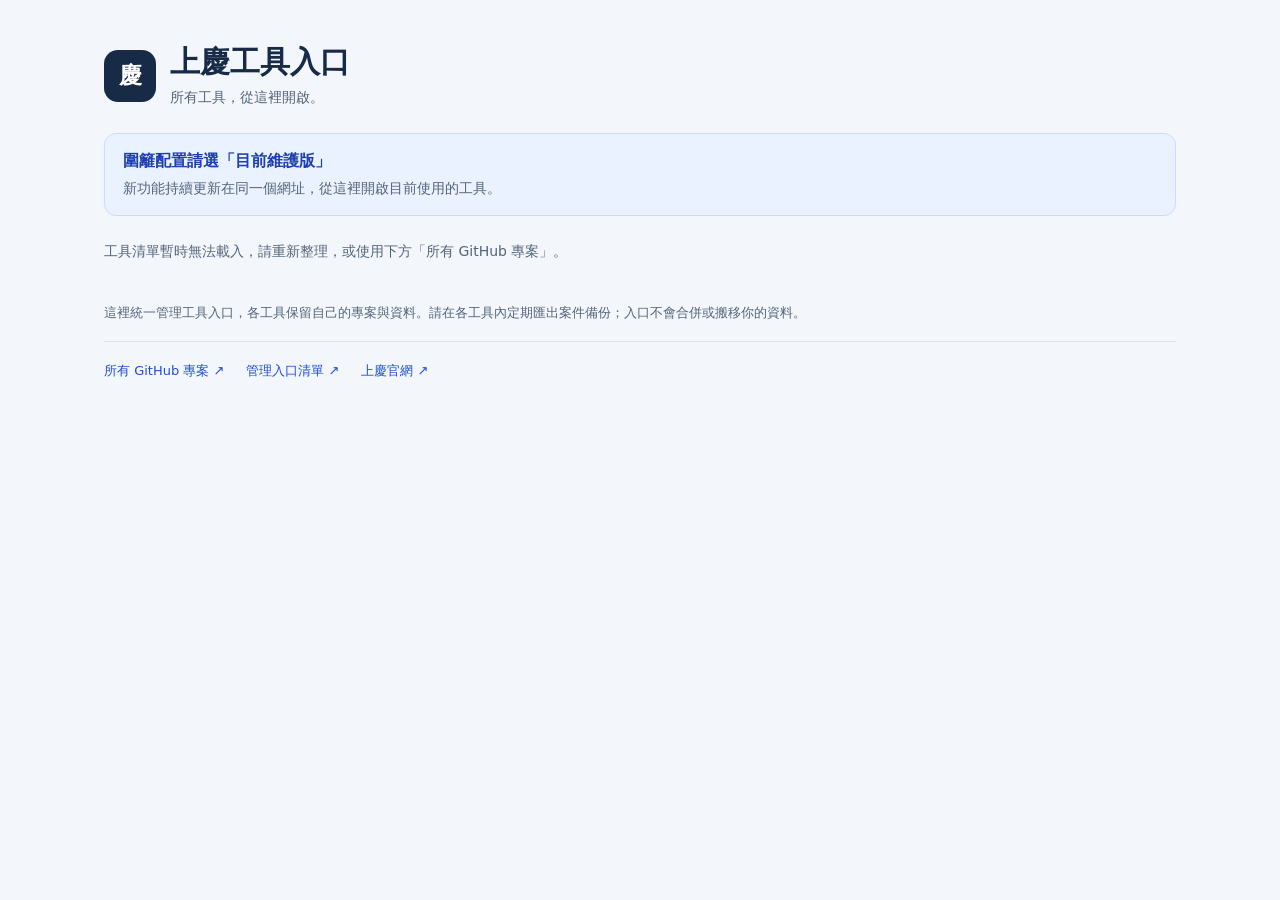
<file: tools.html>
<!doctype html>
<html lang="zh-Hant">
<head>
  <meta charset="utf-8">
  <meta name="viewport" content="width=device-width,initial-scale=1">
  <meta name="description" content="上慶企業社工具總入口：圍籬配置、現場勘查、進銷存、裝車助手與名片管家。">
  <title>上慶工具入口</title>
  <style>
    :root{color-scheme:light;--ink:#172b46;--muted:#54657a;--line:#dbe3ed;--blue:#1d4ed8}
    *{box-sizing:border-box}body{margin:0;background:#f3f6fa;color:var(--ink);font:16px/1.65 system-ui,"Microsoft JhengHei",sans-serif}a{color:var(--blue)}a:focus-visible,summary:focus-visible,button:focus-visible{outline:3px solid #f59e0b;outline-offset:4px}main{max-width:1120px;margin:auto;padding:42px 24px}header{display:flex;align-items:center;gap:14px;margin-bottom:24px}.mark{display:grid;place-items:center;width:52px;height:52px;flex:none;border-radius:14px;color:white;background:#172b46;font-weight:800;font-size:23px}h1{font-size:30px;line-height:1.3;margin:0}header p{margin:5px 0 0;color:var(--muted);font-size:14px}.lead{padding:14px 18px;background:#eaf1ff;border:1px solid #c9dbff;border-radius:12px;margin-bottom:24px}.lead strong{color:#1e40af}.lead p{margin:3px 0 0;font-size:14px;color:var(--muted)}.grid{display:grid;grid-template-columns:repeat(3,minmax(0,1fr));gap:16px}.card{display:flex;flex-direction:column;border:1px solid var(--line);border-radius:14px;background:white;overflow:hidden}.card:hover{border-color:#9ab8ed;box-shadow:0 5px 18px #172b460a}.open{display:flex;flex:1;flex-direction:column;padding:22px;color:inherit;text-decoration:none}.cardHead{display:flex;align-items:center;gap:10px}.icon{display:grid;place-items:center;flex:none;width:38px;height:38px;background:#eff4fd;color:#1d4ed8;border-radius:10px;font-size:19px;font-weight:800}.tag{font-size:12px;color:#54657a}h2{margin:14px 0 8px;font-size:20px;line-height:1.4}.open p{margin:0 0 20px;font-size:14px;color:var(--muted)}.go{margin-top:auto;color:var(--blue);font-size:14px;font-weight:750}.repo{padding:10px 22px;border-top:1px solid #edf1f6;font-size:12px;text-decoration:none;color:#65758a}.repo:hover{text-decoration:underline}.legacy{margin-top:26px;border:1px solid var(--line);border-radius:12px;padding:12px 16px}.legacy summary{cursor:pointer;min-height:32px;font-weight:650;color:var(--muted)}.legacy .grid{margin-top:14px}.legacy .icon{background:#f1f3f5;color:#64748b}.note{color:var(--muted);font-size:13px;margin:25px 0 0}footer{display:flex;flex-wrap:wrap;gap:8px 22px;margin-top:18px;padding-top:18px;border-top:1px solid var(--line);font-size:13px}footer a{text-decoration:none}#loadStatus{font-size:14px;color:var(--muted)}[hidden]{display:none!important}
    @media(max-width:900px){.grid{grid-template-columns:repeat(2,minmax(0,1fr))}}
    @media(max-width:560px){main{padding:24px 16px}h1{font-size:25px}.grid{grid-template-columns:minmax(0,1fr);gap:12px}.open{padding:18px}h2{margin-top:10px}.repo{padding:12px 18px;min-height:44px}.lead{padding:12px 14px}footer a{display:inline-flex;align-items:center;min-height:44px}}
  </style>
  <script src="tools.js" defer></script>
</head>
<body>
<main>
  <header><div class="mark" aria-hidden="true">慶</div><div><h1>上慶工具入口</h1><p>所有工具，從這裡開啟。</p></div></header>
  <div class="lead"><strong>圍籬配置請選「目前維護版」</strong><p>新功能持續更新在同一個網址，從這裡開啟目前使用的工具。</p></div>
  <p id="loadStatus" role="status">正在載入工具清單…</p>
  <section class="grid" id="currentTools" aria-label="目前工具"></section>
  <details class="legacy" id="legacySection" hidden><summary>舊版工具</summary><div class="grid" id="legacyTools"></div></details>
  <noscript><p>請啟用 JavaScript 以顯示工具清單。<a href="studio.html">直接開啟新版圍籬工作室</a>。</p></noscript>
  <p class="note">這裡統一管理工具入口，各工具保留自己的專案與資料。請在各工具內定期匯出案件備份；入口不會合併或搬移你的資料。</p>
  <footer><a href="https://github.com/sq087786789-lgtm">所有 GitHub 專案 ↗</a><a href="https://github.com/sq087786789-lgtm/shangching-fence-survey/blob/main/tools.json">管理入口清單 ↗</a><a href="https://www.hongsing.com.tw/">上慶官網 ↗</a></footer>
</main>
</body>
</html>
</file>
<file: style.css>
:root{--ink:#173c35;--green:#12694f;--line:#dbe4dc;--muted:#6b7c74}*{box-sizing:border-box}body{margin:0;background:#f2f4ee;color:var(--ink);font:15px 'Microsoft JhengHei',system-ui,sans-serif}header{display:flex;align-items:center;gap:24px;padding:25px 4%;background:#163f34;color:white}header small{letter-spacing:2px;color:#c0d6b5}h1{font-size:23px;margin:5px 0}.logo{font-size:27px;font-weight:800;border-right:1px solid #78988b;padding-right:24px;white-space:nowrap}.logo span{display:block;font-size:13px;letter-spacing:6px}header button:first-of-type{margin-left:auto}button{cursor:pointer;background:white;border:1px solid var(--line);border-radius:8px;padding:11px 14px;color:var(--ink);font:inherit;min-height:44px}button:hover{background:#e4efdf}main{display:grid;grid-template-columns:minmax(360px, .95fr) minmax(440px,1.15fr);gap:28px;max-width:1600px;margin:auto;padding:30px 4%}.intro h2{font-size:29px;margin:12px 0}.intro p,.muted{font-size:13px;line-height:1.8;color:var(--muted)}.tag{font-size:12px;letter-spacing:2px;font-weight:700;color:#4a705b}.card{padding:22px;background:#fff;border:1px solid var(--line);border-radius:14px;margin:18px 0}h3{margin:0 0 15px;font-size:17px}.grid{display:grid;grid-template-columns:1fr 1fr;gap:14px}label{display:block;font-size:12px;color:#577065}input,select,textarea{font:inherit;font-size:15px;color:var(--ink);display:block;width:100%;padding:11px;margin-top:6px;border:1px solid #d3dfd3;border-radius:7px;background:#fafcf8;min-height:44px}input:focus,select:focus,textarea:focus{outline:2px solid #7da788}.between{display:flex;align-items:center;justify-content:space-between;gap:10px}.between h3{margin:0}.segment{border-top:1px solid var(--line);padding:20px 0 4px}.segment .between{margin-bottom:15px}.segment b{font-size:16px}.segment textarea{margin-bottom:12px}.scene{height:430px;background:#e6ede2;border:1px solid var(--line);border-radius:14px;overflow:hidden;margin-top:16px}iframe{width:100%;height:100%;border:0}.metrics{display:grid;grid-template-columns:repeat(4,1fr);gap:9px}.metric{background:#e4ecdd;padding:14px;border-radius:9px;font-size:11px}.metric b{display:block;font-size:24px;margin:6px 0}.tablewrap{overflow:auto}table{width:100%;border-collapse:collapse;font-size:13px}td,th{padding:10px 4px;border-bottom:1px solid var(--line);text-align:left}td input{width:90px;padding:7px;margin:0}th{color:#65816c;font-weight:500}.warning{font-size:12px;background:#fff5dd;padding:12px;line-height:1.7;color:#806229}#totals{padding:20px 0;line-height:2}#totals strong{font-size:27px}summary{cursor:pointer}details p{font-size:13px;line-height:1.8}#status{font-size:12px;color:#537b51}#notice{position:fixed;bottom:20px;left:50%;transform:translateX(-50%);background:#173c35;color:white;border-radius:10px;padding:12px;display:none;z-index:50}@media(max-width:900px){main{grid-template-columns:1fr;padding:20px 14px;gap:10px}header{flex-wrap:wrap;padding:18px;gap:15px}h1{font-size:18px}header button:first-of-type{margin-left:0}.scene{height:330px}.card{padding:17px}.metrics{gap:6px}.metric{padding:10px}.metric b{font-size:21px}}@media print{header button,.form,button,details{display:none}main{display:block}.scene{height:350px}.card{break-inside:avoid}header{color:#173c35;background:white}body{background:white}}

.primary{background:#12694f;color:white;font-weight:bold}.scene{position:relative}#emptyScene{position:absolute;inset:0;display:grid;place-content:center;text-align:center;padding:20px;color:#58705e;background:#e6ede2}[hidden]{display:none!important}.turns{display:flex;gap:8px;margin:12px 0;flex-wrap:wrap}
html{scroll-behavior:smooth}footer{text-align:center;padding:20px;font-size:13px}a{color:#12694f}.mobileNav{display:none}#configuration,#quotation{scroll-margin-top:12px}@media(max-width:900px){body{padding-bottom:70px}.mobileNav{position:fixed;bottom:0;left:0;right:0;display:flex;background:#163f34;padding:10px 12px calc(10px + env(safe-area-inset-bottom));gap:10px;z-index:40}.mobileNav a{flex:1;text-align:center;color:white;text-decoration:none;padding:10px 3px;font-weight:bold;font-size:14px;border-radius:7px;background:#245b49}input,select,textarea{font-size:16px}}@media print{.mobileNav,footer{display:none!important}}
.routeActions{display:flex;flex-wrap:wrap;gap:8px}.card>.between{flex-wrap:wrap}.turns label{flex-basis:100%}.segment{scroll-margin-top:16px}.primary:hover{background:#0b503c;color:white}header{flex-wrap:wrap}@media(max-width:900px){.routeActions{width:100%}.routeActions button{flex:1;font-size:13px;padding:10px 6px}#notice{bottom:90px}}
dialog{border:1px solid #dbe4dc;border-radius:14px;max-width:460px;width:calc(100vw - 36px);padding:24px;color:#173c35}dialog::backdrop{background:#173c3588}dialog p{line-height:1.8}
.photoGrid{display:grid;grid-template-columns:repeat(2,minmax(0,1fr));gap:16px}.photoCard{min-width:0;border:1px solid #dbe4dc;border-radius:10px;padding:12px;break-inside:avoid}.photoZoom{padding:0;display:block;width:100%;overflow:hidden}.photoZoom img{width:100%;height:160px;object-fit:contain;display:block;background:#edf2ea}.photoZoom span{display:block;padding:6px;font-size:12px}.photoName{font-size:12px;overflow-wrap:anywhere}.photoPrint{display:none}#photoDialog{max-width:1000px;width:calc(100vw - 30px);max-height:92dvh;overflow:auto}#photoLarge{display:block;width:100%;max-height:70dvh;object-fit:contain}#photoLargeNote{white-space:pre-wrap}#sitePhotos{scroll-margin-top:12px}@media(max-width:600px){.photoGrid{grid-template-columns:1fr}.photoZoom img{height:210px}}@media print{.photoPrint{display:block;white-space:pre-wrap}.photoCard label,.photoCard button:not(.photoZoom),.photoActions,#photoMessage{display:none}.photoZoom{display:block;border:0;background:white}.photoZoom span{display:none}.photoGrid{display:grid;grid-template-columns:1fr 1fr}#photoDialog{display:none}}
.segmentActions{display:flex;flex-direction:column;gap:8px;margin:8px 0 16px}.segmentActions button{width:100%}

.studioActions{display:flex;flex-wrap:wrap;gap:10px}.studioActions button{flex:1;min-width:160px}

#cloudCases{scroll-margin-top:12px}#driveMessage{white-space:pre-wrap;overflow-wrap:anywhere;line-height:1.7}#driveCases{height:240px}button:disabled{cursor:default;opacity:.5}@media print{#cloudCases,#driveDialog{display:none!important}}

.picker-dialog{position:fixed!important;left:50%!important;top:50%!important;transform:translate(-50%,-50%)!important;max-width:calc(100vw - 24px)!important;max-height:85dvh!important;z-index:2001!important}.picker-dialog-bg{position:fixed!important;inset:0!important;width:100vw!important;height:100dvh!important;z-index:2000!important}.picker-dialog-frame{max-height:85dvh!important}

#confirmDialog{max-width:1100px;width:calc(100vw - 24px);max-height:94dvh;overflow:auto}#confirmFrame{height:65dvh;width:100%;background:white;margin-top:12px;border:1px solid #dbe4dc}@media print{#confirmDialog{display:none}}

#confirmDialog .grid{grid-template-columns:minmax(0,1fr) minmax(0,1fr)}@media(max-width:600px){#confirmDialog .grid{grid-template-columns:1fr}}

#confirmImagesList figure{margin:20px 0;padding:8px;border:1px solid #dbe4dc}#confirmImagesList img{display:block;width:100%;height:auto;user-select:auto;-webkit-touch-callout:default}#confirmImagesList figcaption{padding:8px 0}#confirmStatus{line-height:1.7;white-space:pre-wrap}#confirmDialog>.routeActions{margin-top:14px}

/* Keep exit controls outside both report/image scroll areas on mobile. */
#confirmDialog{padding:0;height:94dvh;overflow:hidden}#confirmDialog[open]{display:flex;flex-direction:column}#confirmDialog .confirmNav{display:flex;align-items:center;justify-content:space-between;gap:10px;flex:none;padding:12px 16px;border-bottom:1px solid #dbe4dc;background:#fff}#confirmDialog .confirmNav h2{font-size:18px;margin:0}#confirmDialog .confirmNav button{white-space:nowrap;min-height:44px}#confirmDialog .confirmBody{min-height:0;flex:1;overflow:auto;overscroll-behavior:contain;padding:16px;-webkit-overflow-scrolling:touch}#confirmBackBar{flex:none;padding:10px 16px max(10px,env(safe-area-inset-bottom));border-top:1px solid #dbe4dc;background:#fff}#confirmBackBottom{width:100%;min-height:48px;font-weight:bold}@media(max-width:600px){#confirmDialog .confirmNav{padding:10px;gap:6px}#confirmDialog .confirmNav h2{font-size:16px}#confirmDialog .confirmNav button{padding:9px;font-size:14px}#confirmDialog .confirmBody{padding:12px}}

@media(max-width:600px){#confirmDialog .confirmBody>.routeActions{display:grid;grid-template-columns:repeat(2,minmax(0,1fr));gap:8px}#confirmDialog .confirmBody>.routeActions button{min-width:0;min-height:44px;white-space:normal;line-height:1.5;padding:10px;font-size:14px}}

@media(max-width:900px){.mobileNav button{flex:1;min-width:0;min-height:44px;padding:8px 2px;font-size:12px;font-weight:bold;background:#fff;color:#12694f}.mobileNav a{min-width:0;font-size:12px;align-content:center}.mobileNav{gap:5px}#customerPreview{width:100%;margin-bottom:10px}}

/* Clear navy/blue surfaces; stronger labels and input boundaries. */
:root{--ink:#172b46;--green:#1d4ed8;--line:#cbd5e1;--muted:#475569}
body{background:#f1f5f9;color:var(--ink)}header{background:#142b48;box-shadow:0 3px 14px #0f172a14}header small{color:#d6e4f5}.logo{border-color:#6380a2}button{border-color:#bac8d9;color:#243b56;background:#fff;font-weight:600;transition:background .15s,border-color .15s}button:hover{background:#eff6ff;border-color:#6b91c9}button:focus-visible,a:focus-visible{outline:3px solid #60a5fa;outline-offset:3px}.primary{background:#1d4ed8;border-color:#1d4ed8;color:#fff}.primary:hover{background:#1e40af;border-color:#1e40af;color:#fff}.card{border-color:#d5dfeb;box-shadow:0 3px 14px #0f172a05}.tag{color:#1e40af}.intro p,.muted{color:#475569}label{color:#334155;font-size:13px;font-weight:600}input,select,textarea{background:#fff;border-color:#aebdd0;color:#172b46;box-shadow:0 1px 2px #0f172a05}input:focus,select:focus,textarea:focus{outline:2px solid #2563eb;outline-offset:1px;border-color:#2563eb}.segment{border:1px solid #d5dfeb;padding:18px;margin:14px 0;background:#fff;border-radius:12px;box-shadow:0 2px 8px #0f172a04}.segment .between b{color:#1e40af;background:#eff6ff;padding:7px 10px;border-radius:7px}.segment [data-remove]{color:#a92222;border-color:#e8bcbc;background:#fff}.segment [data-remove]:hover{background:#fff1f2}.scene{background:#f5f7fb;border-color:#bdcde0;box-shadow:0 2px 10px #0f172a06}#emptyScene{background:#f5f7fb;color:#475569}.metric{background:#fff;border:1px solid #c8d9f1;border-top:3px solid #3b82f6;color:#475569;font-size:12px}.metric b{color:#142b48}th{color:#334155;background:#f1f5f9;font-weight:700}td{color:#243b56}.warning{background:#fff7e6;color:#78500b;border-left:3px solid #d39a27}#status{color:#166534}#notice{background:#142b48}.photoName{color:#334155}dialog{color:#172b46;border-color:#b9c9dd}dialog::backdrop{background:#0f172a80}.confirmNav{background:#f8fafc!important}.photoZoom img{background:#f1f5f9}
@media(max-width:900px){.mobileNav{background:#142b48;box-shadow:0 -3px 16px #0f172a1a}.mobileNav a{background:#263f60;color:#fff}.mobileNav button{color:#1e40af;background:#fff;border-color:#fff}}
@media print{body,header,.metric{background:#fff;color:#111}header{box-shadow:none}.card,.segment{box-shadow:none}.metric{border-color:#aaa}}

/* The field survey, rather than the 3D studio, is the mobile starting point. */
.surveyHeader{display:grid;grid-template-columns:minmax(0,1fr) auto auto;gap:12px;padding:16px 4%;align-items:center}.brandWrap{display:flex;align-items:center;gap:14px;min-width:0}.brandWrap h1{font-size:22px;line-height:1.3;margin:4px 0 0}.brandWrap small{font-size:12px;letter-spacing:1px}.surveyHeader .logo{font-size:25px;padding-right:14px}.surveyHeader button{margin:0}.projectMenu{position:relative}.projectMenu>summary{list-style:none;cursor:pointer;min-height:44px;display:flex;align-items:center;padding:10px 12px;border:1px solid #6b83a1;border-radius:9px;font-size:14px;font-weight:600;color:#fff}.projectMenu>summary::-webkit-details-marker{display:none}.projectMenu>div{position:absolute;z-index:70;right:0;top:calc(100% + 8px);width:230px;padding:10px;background:#fff;box-shadow:0 12px 32px #0f172a30;border:1px solid #d5dfeb;border-radius:12px;display:grid;gap:8px}.projectMenu button{width:100%;text-align:left}.intro{margin-bottom:16px}.intro p{margin:5px 0 0;font-size:14px}.cloudCard>summary{display:flex;justify-content:space-between;align-items:center;gap:10px;font-weight:700;font-size:15px}.cloudCard>summary small{font-size:12px;font-weight:400;color:#64748b}.cloudCard>summary:after{content:'＋';font-size:20px;font-weight:400;color:#1d4ed8}.cloudCard[open]>summary:after{content:'−'}.cloudCard[open]>summary{margin-bottom:16px}.routeLead{font-size:14px;color:#475569;margin:14px 0 8px}.routeGuide{font-size:13px;color:#475569;margin:10px 0 16px}.routeGuide>summary{font-weight:600;color:#1e40af;padding:6px 0}.fieldGroupTitle{grid-column:1/-1;margin:10px 0 -2px;padding:9px 11px;background:#f1f5f9;border-radius:7px;font-size:14px;letter-spacing:.5px;color:#334155}.fieldGroupTitle:first-child{margin-top:0}.segmentSummary{display:grid;grid-template-columns:repeat(3,minmax(0,1fr));gap:7px;padding:12px 0;margin:4px 0}.segmentSummary span{background:#f5f8fc;border:1px solid #dfe7f1;border-radius:8px;padding:8px;font-size:12px;color:#64748b}.segmentSummary b{display:block;font-size:15px;color:#243b56;margin-top:3px}.outputOptions{margin:16px 0;padding:14px;border:1px solid #dbe3ed;border-radius:10px}.outputOptions>summary{font-size:14px;font-weight:650;color:#334155;cursor:pointer}.outputOptions[open]>summary{margin-bottom:12px}#confirmStatus{font-size:13px;color:#475569;margin:8px 0 12px}#confirmFrame{border:1px solid #dbe3ed;border-radius:10px;background:#fff;display:block;margin-top:0}#confirmBackBar{display:grid;grid-template-columns:1fr 1.25fr;gap:10px;background:white}#confirmBackBottom{width:auto;font-size:14px;color:#334155;background:white;border-color:#c2cfe0}#confirmShareImages{min-height:48px;font-size:14px}.confirmNav h2{color:#142b48}.audienceField{font-size:13px}#project [data-field="name"],#project [data-field="address"]{grid-column:1/-1}
@media(max-width:900px){main{padding:16px 12px}.surveyHeader{padding:12px 14px;gap:8px}.brandWrap{gap:10px}.brandWrap h1{font-size:17px;margin:2px 0 0}.brandWrap small{font-size:10px;letter-spacing:0}.surveyHeader .logo{font-size:22px;padding-right:10px}.surveyHeader .logo span{font-size:11px;letter-spacing:3px}.surveyHeader #confirmation{font-size:14px;padding:10px 12px;min-height:46px}.projectMenu>summary{font-size:13px;padding:9px 10px}.card{border-radius:14px;margin:14px 0;padding:18px}.grid{gap:14px 12px}label{font-size:14px;line-height:1.4}input,select{min-height:50px;padding:12px 10px;font-size:17px;font-weight:600;border-radius:9px}textarea{font-size:16px;line-height:1.6;border-radius:9px}.segment input[type=number]{font-size:19px}.segment{padding:16px;margin:14px 0;border-radius:14px}.segment .between b{font-size:15px;line-height:1.5}.segment .between button{font-size:12px;padding:8px;min-height:40px}.segmentActions button{min-height:48px;font-size:15px}.segmentActions .primary{background:#eff6ff;border-color:#aac6ed;color:#1e40af}#routeCard{background:transparent;padding:0;border:0;box-shadow:none}#routeCard>.between{padding:16px;background:white;border:1px solid #d5dfeb;border-radius:14px}#routeCard>.between .routeActions{width:auto;display:flex;flex-wrap:wrap}#routeCard>.between .routeActions button{flex:1;font-size:12px;padding:10px 5px;white-space:nowrap;min-width:0}#routeCard>.routeLead,#routeCard>.routeGuide{padding:0 5px}.mobileNav{background:#fff;border-top:1px solid #d3deec;display:grid;grid-template-columns:repeat(4,minmax(0,1fr)) minmax(100px,1.6fr);gap:4px;padding:8px 10px calc(8px + env(safe-area-inset-bottom));box-shadow:0 -4px 18px #0f172a0d}.mobileNav a{display:flex;align-items:center;justify-content:center;background:#f1f5f9;color:#475569;padding:9px 2px;font-size:13px;min-height:46px;border-radius:8px}.mobileNav button{background:#1d4ed8;border-color:#1d4ed8;color:#fff;font-size:14px;border-radius:8px;min-height:46px}.confirmNav h2{font-size:17px!important}#confirmDialog .confirmBody{padding:12px;background:#f1f5f9}#confirmFrame{border:0;border-radius:10px}#confirmBackBar{padding:10px 12px calc(10px + env(safe-area-inset-bottom))}.cloudCard>summary{font-size:14px}.cloudCard>summary small{font-size:11px}body{padding-bottom:82px}.fieldGroupTitle{font-size:14px}}
@media print{.projectMenu,.routeGuide,.outputOptions{display:none}.surveyHeader{display:block}.surveyHeader .brandWrap{color:#111}.fieldGroupTitle,.segmentSummary span{background:white}.segment{break-inside:avoid}}

#confirmBackBar .shareHelp{grid-column:1/-1;margin:0;color:#475569;font-size:12px;line-height:1.5;text-align:center}#confirmShareImages{white-space:nowrap}

/* Segment folding is view state, separate from saved construction parameters. */
details.segment{padding:0;overflow:clip}
.segmentHeading{list-style:none;display:flex;align-items:center;justify-content:space-between;gap:12px;cursor:pointer;padding:16px;min-height:76px;user-select:none}
.segmentHeading::-webkit-details-marker{display:none}
.segmentHeadingText{display:block;min-width:0}.segmentHeading b{display:block;color:#183653;font-size:16px;line-height:1.5}.segmentHeading small{display:block;margin-top:5px;font-size:13px;line-height:1.6;color:#52657c;overflow-wrap:anywhere}
.segmentFoldLabel{flex:none;font-size:13px;color:#1d4ed8;font-weight:700}.segment:not([open]) .whenOpen,.segment[open] .whenClosed{display:none}
.segment[open]>.segmentHeading{border-bottom:1px solid #dbe4ef;background:#f8fafc}
.segmentBody{padding:16px}.segmentDelete{margin-bottom:10px}.segmentDelete small{color:#64748b;font-size:12px}.foldSegment{width:100%;min-height:46px;margin:14px 0 8px;color:#1e40af;background:#eff6ff;border-color:#bbd0f5;font-weight:650}
.segmentFoldActions{display:flex;gap:10px;justify-content:flex-end;margin:12px 0}.segmentFoldActions button{min-height:44px;font-size:14px}
@media(max-width:900px){details.segment{padding:0}.segmentHeading{padding:14px;min-height:78px}.segmentHeading b{font-size:15px}.segmentHeading small{font-size:13px}.segmentBody{padding:14px}.segmentFoldActions{justify-content:stretch}.segmentFoldActions button{flex:1}.scene{height:64dvh;min-height:400px}.mobileNav{grid-template-columns:repeat(5,minmax(0,1fr)) minmax(94px,1.6fr)}}
@media print{details.segment{overflow:visible}.segmentBody{display:block!important}details.segment>summary{display:flex!important}.segmentFoldLabel,.segmentFoldActions,.foldSegment{display:none!important}}

#railQuoteSettings{margin-top:14px}#railQuoteHint{margin:10px 0 14px}#bill td:nth-child(2){font-weight:700;color:#183653}#bill td:first-child{overflow-wrap:anywhere}
@media(max-width:900px){.tablewrap table{table-layout:fixed}.tablewrap th:nth-child(1){width:36%}.tablewrap th:nth-child(2){width:15%}.tablewrap th:nth-child(3){width:27%}.tablewrap th:nth-child(4){width:22%}#bill td{padding:11px 4px;vertical-align:middle}#bill td:nth-child(2){font-size:15px}#bill input{width:100%;min-width:0;padding:7px 4px;font-size:16px}.tablewrap small{display:block;font-size:11px;margin-top:4px}}

.quoteQty .qtyValue{display:block;overflow-wrap:anywhere;line-height:1.35}.quoteQty .qtyUnit{display:block;font-size:11px;color:#52657c;font-weight:400;line-height:1.3;margin-top:4px}
@media(max-width:900px){.tablewrap th:nth-child(1){width:34%}.tablewrap th:nth-child(2){width:13%}.tablewrap th:nth-child(3){width:29%}.tablewrap th:nth-child(4){width:24%}#bill td:last-child{overflow-wrap:anywhere;white-space:normal}#bill input{min-height:44px}}

.derivedNotes{margin-top:10px;padding:12px 14px;background:#f0f7ff;border:1px solid #c6d9ed;border-radius:10px;color:#203b58}.derivedNotes p{margin:8px 0;white-space:pre-wrap;overflow-wrap:anywhere}.derivedNotes strong{display:block;margin-bottom:5px}

/* Starting direction owns a full row; nearby fields keep their existing width. */
.startDirectionField{grid-column:1/-1;min-width:0}.startDirectionLabel{display:block;font-size:13px;font-weight:600;color:#334155;margin-bottom:7px}.startDirectionControls{display:flex;align-items:center;flex-wrap:wrap;gap:8px}.cardinalButtons{display:grid;grid-template-columns:repeat(4,44px);gap:6px}.startDirectionControls button{min-height:36px;height:36px;min-width:0;padding:5px 7px;font-size:13px;line-height:1.2;margin:0;border-radius:6px;white-space:nowrap}.startDirectionControls button[aria-pressed=true],.startDirectionControls button[aria-expanded=true]{background:#eaf2ff;border-color:#2563eb;color:#1e40af;box-shadow:inset 0 0 0 1px #2563eb}.directionCustom{max-width:180px;margin-top:8px}.directionCustom[hidden],.turns[hidden]{display:none!important}

.gateDirectionNote{grid-column:1/-1;margin:0;color:#64748b;font-size:12px;line-height:1.5}

.surveySegmentPicker{margin:12px 0;padding:10px 12px;border:1px solid #fdba74;border-radius:10px;background:#fff7ed}.surveySegmentPicker>div{display:flex;gap:8px;align-items:center;margin:5px 0}.surveySegmentPicker select{flex:1;min-width:0;margin:0}.surveySegmentPicker button{white-space:nowrap}.surveySegmentPicker small{color:#7c2d12}.segment.surveySegmentSelected>.segmentHeading{box-shadow:inset 4px 0 #ea580c;background:#fff7ed}
</file>
<file: scene-photos.css>
.sceneCompare{display:grid;grid-template-columns:minmax(0,1fr);min-width:0;gap:12px}.sceneCompare:has(>.scenePhotoPanel:not([hidden])){grid-template-columns:minmax(0,1fr) 210px}.scenePhotoPanel{min-width:0;border:1px solid #d5dfeb;border-radius:12px;background:#fff;padding:12px;color:#243b56;overflow:auto;max-height:600px}.scenePhotoPanel h3{font-size:16px;margin:0 0 10px}.scenePhotoPanel select{width:100%;min-height:44px;font-size:16px}.scenePhotoHint{font-size:12px;line-height:1.5;color:#64748b}.scenePhotoList{display:grid;gap:14px}.scenePhotoList figure{margin:0;min-width:0}.scenePhotoList figcaption{font-size:14px;font-weight:700;margin-bottom:6px}.scenePhotoList button{display:block;width:100%;padding:0;border:1px solid #d5dfeb;background:#f1f5f9;border-radius:8px;overflow:hidden;min-height:70px}.scenePhotoList img{display:block;width:100%;height:132px;object-fit:contain}.scenePhotoList p{font-size:13px;line-height:1.5;overflow-wrap:anywhere;margin:6px 0}.scenePhotoDialog{max-width:min(95vw,1000px);max-height:92dvh;border:1px solid #d5dfeb;border-radius:14px;padding:16px}.scenePhotoDialog::backdrop{background:#0f172a99}.scenePhotoDialog img{display:block;max-width:100%;max-height:65dvh;object-fit:contain}.scenePhotoDialog button{min-height:44px}.scenePhotoDialog p{white-space:pre-wrap;overflow-wrap:anywhere}.main>.sceneCompare{flex:1;min-height:0;margin:0 16px}.main>.sceneCompare>.viewport{margin:0;min-width:0}.main>.sceneCompare>.scenePhotoPanel{max-height:none}.canvas-expanded .scenePhotoPanel{display:none}.canvas-expanded .sceneCompare{grid-template-columns:minmax(0,1fr)!important}body.embed .scenePhotoPanel{display:none}body.embed .sceneCompare{grid-template-columns:minmax(0,1fr)!important}
@media(max-width:650px){.sceneCompare:has(>.scenePhotoPanel:not([hidden])){grid-template-columns:minmax(0,1fr)}.scenePhotoPanel{max-height:320px}.scenePhotoList{grid-template-columns:repeat(2,minmax(0,1fr));gap:12px}.scenePhotoList img{height:120px}.main>.sceneCompare{flex:none;min-height:0}.main>.sceneCompare>.viewport{height:70dvh;min-height:380px}.main>.sceneCompare>.scenePhotoPanel{max-height:320px}body.embed .main>.sceneCompare{flex:1}body.embed .main>.sceneCompare>.viewport{height:100%;min-height:200px}.canvas-expanded .main>.sceneCompare{flex:1}.canvas-expanded .main>.sceneCompare>.viewport{height:100%;min-height:0}}
@media print{.scenePhotoPanel,.scenePhotoDialog{display:none!important}.sceneCompare{display:block}}
</file>
<file: mobile-view.css>
/* Mobile viewing starts with the whole design; detailed tools remain available. */
.mobileStudioBar{display:none}
@media(max-width:850px){
 body:not(.embed){min-width:0}
 body:not(.embed)>header{min-height:50px;padding:8px 12px;gap:6px}
 body:not(.embed)>header .mark{padding:6px 8px;border-radius:8px}
 body:not(.embed)>header h1{font-size:16px}
 body:not(.embed)>header .sub{display:none}
 .mobileStudioBar{display:flex;position:sticky;top:0;z-index:8;align-items:center;gap:5px;padding:6px 8px;background:#fff;border-bottom:1px solid #d5dfeb}
 .mobileStudioBar a,.mobileStudioBar button{display:flex;align-items:center;justify-content:center;flex:1;min-width:0;min-height:44px;padding:6px 4px;font-size:13px;white-space:nowrap;text-decoration:none;border-radius:8px}
 .mobileStudioBar a{color:#334155;background:#f1f5f9}
 body:not(.mobile-tools-open)>header .actions,body:not(.mobile-tools-open) .left,body:not(.mobile-tools-open) .right,body:not(.mobile-tools-open) #surveyBridge,body:not(.mobile-tools-open) .workspaceStatus,body:not(.mobile-tools-open) .endpoint-tools,body:not(.mobile-tools-open) .stats,body:not(.mobile-tools-open) .main>.note{display:none}
 body:not(.mobile-tools-open) .workspaceTools .toolCreate,body:not(.mobile-tools-open) .workspaceTools .toolModes,body:not(.mobile-tools-open) .workspaceTools .toolHistory,body:not(.mobile-tools-open) .workspaceTools .toolLabel,body:not(.mobile-tools-open) #zoomSelected,body:not(.mobile-tools-open) #dims{display:none!important}
 body:not(.mobile-tools-open) .workspaceTools{gap:4px;padding:5px 8px;flex-wrap:nowrap}
 body:not(.mobile-tools-open) .workspaceTools .group{gap:4px;padding:0;border:0;flex-wrap:nowrap}
 body:not(.mobile-tools-open) .workspaceTools .toolZoom{margin-left:auto}
 body:not(.mobile-tools-open) .workspaceTools button{padding:7px 8px;font-size:12px;min-height:44px}
 body:not(.mobile-tools-open) #expandCanvas{font-size:0;width:44px;padding:4px}
 body:not(.mobile-tools-open) #expandCanvas::after{content:'⛶';font-size:23px}
 body:not(.mobile-tools-open) .layout{display:flex;flex-direction:column;height:auto;min-width:0}
 body:not(.mobile-tools-open):not(.embed) .main{height:auto;min-height:0;overflow:visible}
 body:not(.mobile-tools-open):not(.embed) .main>.sceneCompare{display:flex;flex-direction:column;flex:none;margin:0 8px;gap:10px;min-height:0}
 body:not(.mobile-tools-open):not(.embed) .main>.sceneCompare>.viewport{height:calc(100dvh - 166px);min-height:380px;margin:0;flex:none}
 body:not(.mobile-tools-open) .scene-label{top:10px;left:10px;max-width:calc(100% - 20px)}
 body:not(.mobile-tools-open) .scene-label b{font-size:13px;overflow:hidden;text-overflow:ellipsis;white-space:nowrap}
 body:not(.mobile-tools-open) .legend{left:8px;bottom:8px;padding:5px 7px;font-size:10px;max-width:calc(100% - 16px)}
 body.mobile-tools-open .main{height:auto;min-height:0;overflow:visible}
 body.mobile-tools-open .main>.sceneCompare{flex:none}
 body.mobile-tools-open .main>.sceneCompare>.viewport{height:65dvh;min-height:350px}
 body.embed .mobileStudioBar{display:none}
 body.embed .workspaceTools .toolModes,body.embed .workspaceTools .toolCreate,body.embed .endpoint-tools,body.embed .workspaceStatus{display:none}
 body.embed .main>.sceneCompare{flex:1;min-height:0}
 body.embed .main>.sceneCompare>.viewport{height:100%;min-height:0}
 body.canvas-expanded .mobileStudioBar{display:none}
 body.canvas-expanded .main{height:100dvh!important;min-height:0!important;overflow:hidden!important}
 body.canvas-expanded .main>.sceneCompare{flex:1!important;min-height:0!important}
 body.canvas-expanded .main>.sceneCompare>.viewport{height:100%!important;min-height:0!important;flex:1!important}
 body.canvas-expanded #expandCanvas{font-size:12px!important;width:auto!important}
 body.canvas-expanded #expandCanvas::after{content:none!important}
}
@media print{.mobileStudioBar{display:none!important}}
</file>
<file: studio-output.css>
.studioQuickShare{display:none}
#studioOutputDialog{width:min(940px,96vw);max-height:94dvh;padding:0;border:1px solid #cbd5e1;border-radius:14px;color:#213547;background:#f1f5f9}
#studioOutputDialog::backdrop{background:#0f172a99}
.studioOutputBar{position:sticky;top:0;z-index:2;background:white;border-bottom:1px solid #d8e0ea;padding:12px;display:flex;flex-wrap:wrap;gap:8px;align-items:center}
.studioOutputBar strong{flex:1;min-width:150px}
.studioOutputBar button{min-height:44px;font-size:14px}
#studioOutputStatus{padding:0 16px;font-size:14px;line-height:1.6}
#studioOutputPages figure{margin:14px auto;padding:0 12px;max-width:720px}
#studioOutputPages img{display:block;width:100%;height:auto;box-shadow:0 2px 10px #0f172a18}
#studioOutputPages figcaption{padding:12px;text-align:center}#studioOutputPages a{color:#155e75;display:inline-block;padding:8px}
@media(max-width:850px){
 .studioQuickShare{display:flex;gap:8px;padding:5px 10px;background:#fff;border-bottom:1px solid #d5dfeb}
 .studioQuickShare button{flex:1;min-height:44px;font-size:14px}
 body:not(.mobile-tools-open):not(.embed) .main>.sceneCompare>.viewport{height:calc(100dvh - 220px)}
 #studioOutputDialog{width:100vw;max-width:100vw;max-height:100dvh;height:100dvh;border:0;border-radius:0}
 .studioOutputBar strong{flex-basis:calc(100% - 150px)}
 .studioOutputBar #studioOutputShare,.studioOutputBar #studioOutputPdf{flex:1}
}
body.embed .studioQuickShare,body.canvas-expanded .studioQuickShare{display:none}
@media print{.studioQuickShare{display:none!important}}

.cadShareBar{display:flex;flex:none;flex-wrap:wrap;gap:8px;padding:8px 16px;border-bottom:1px solid #dce5df;background:#fff}.cadShareBar button{flex:1;min-height:44px;font-size:14px}.cadShareBar #cadShareStatus{flex-basis:100%;font-size:12px;line-height:1.4}
</file>
